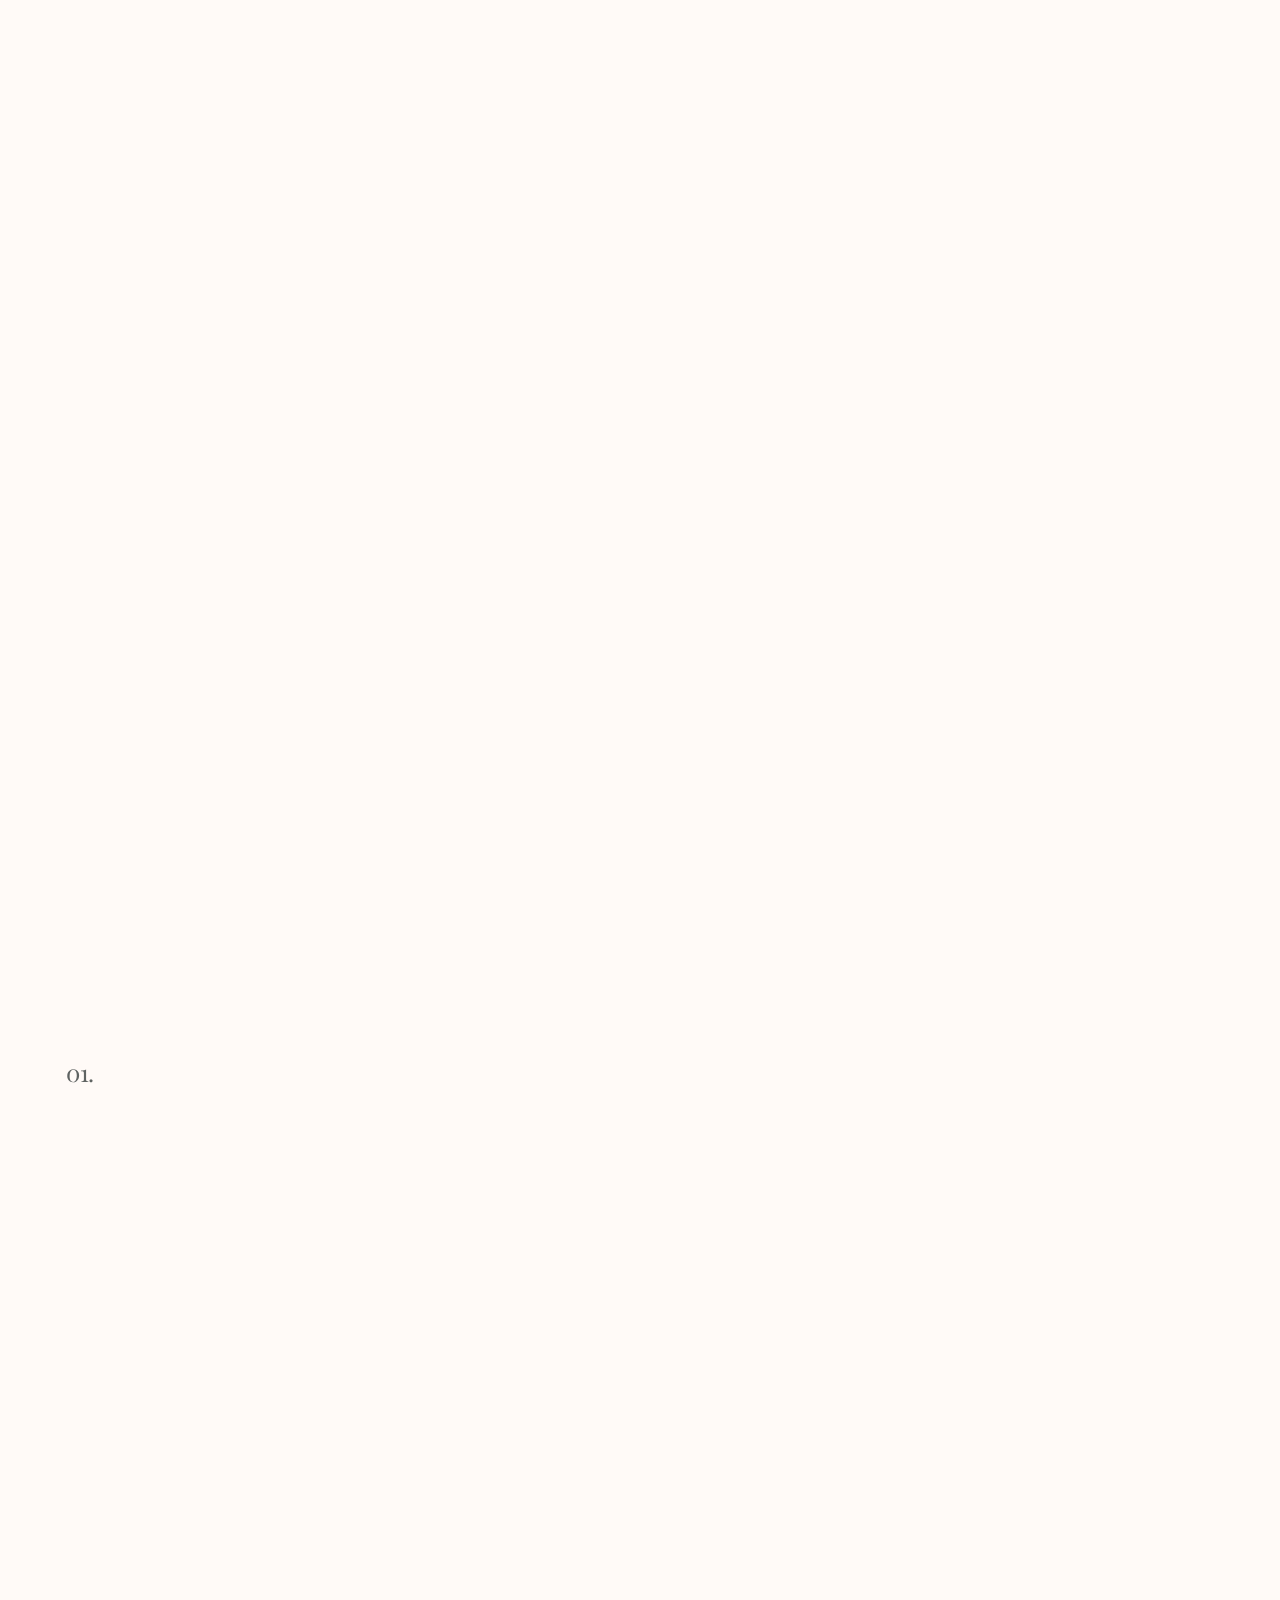
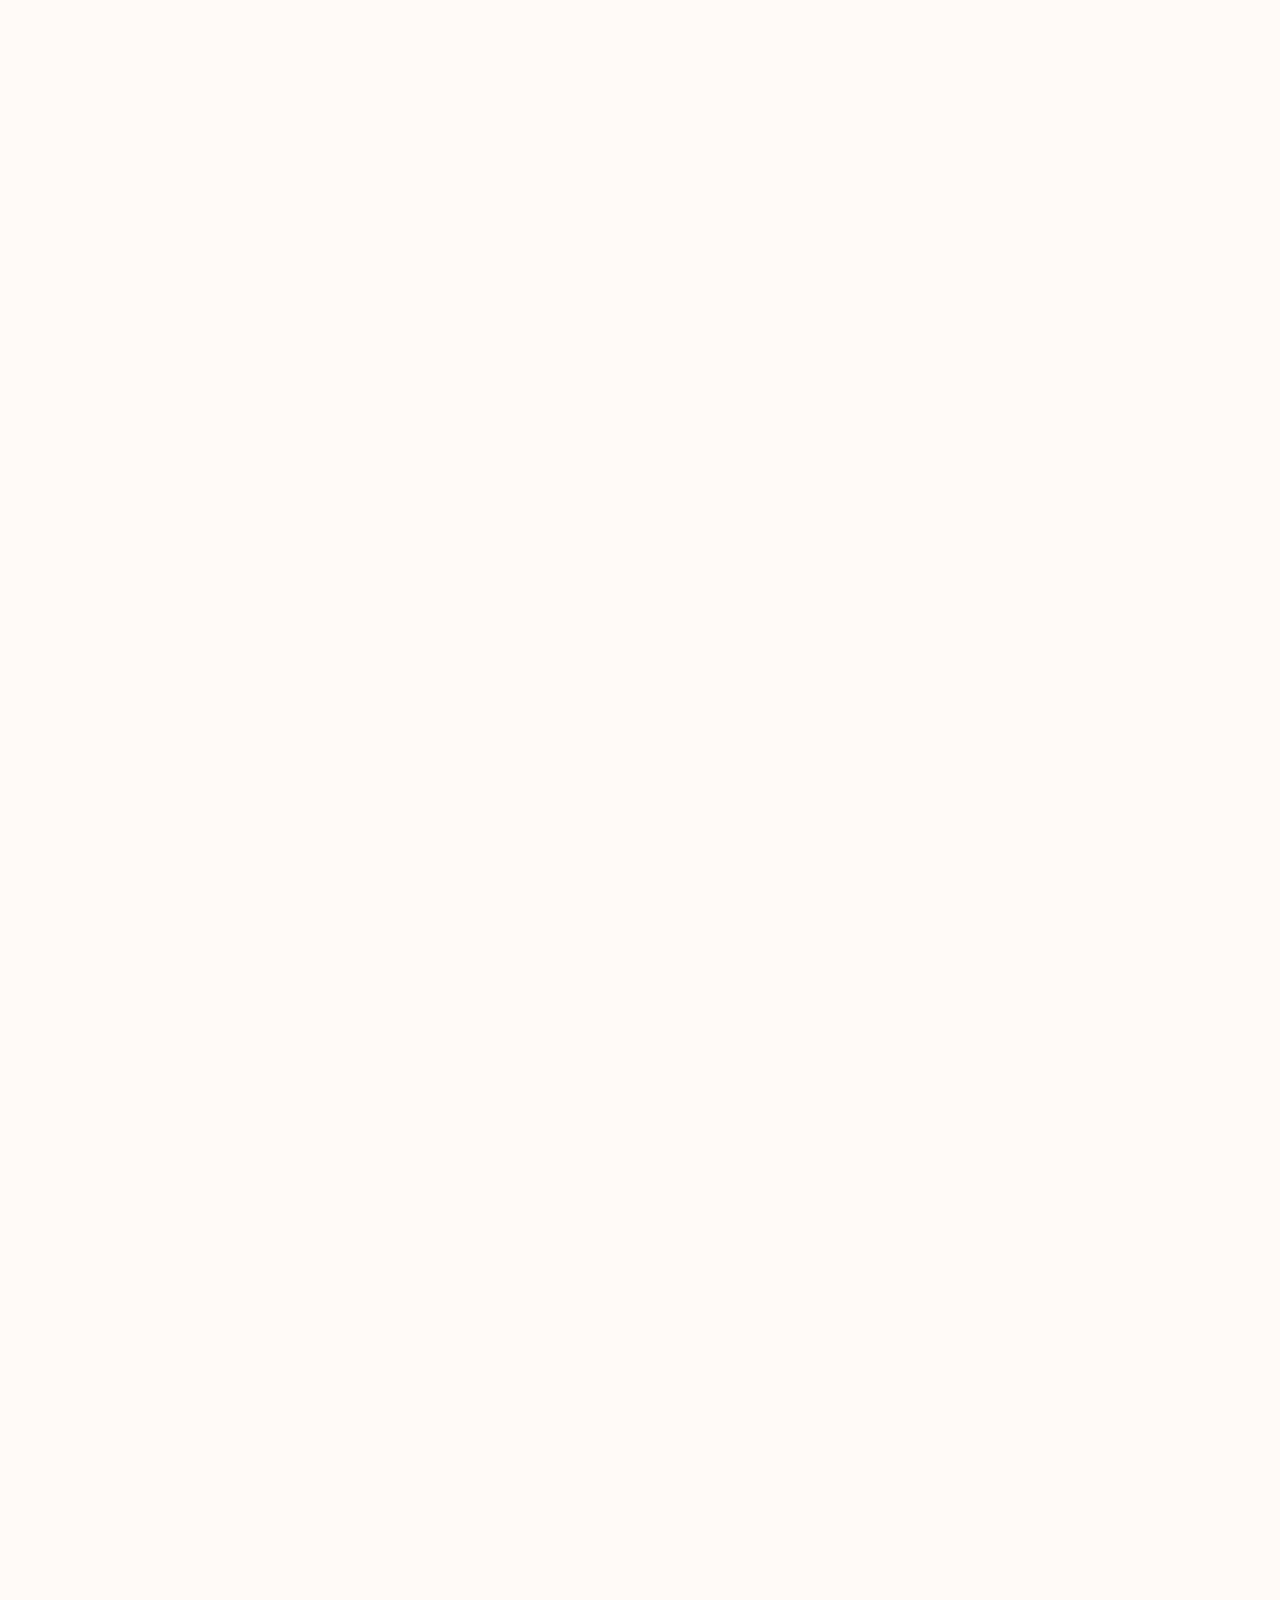
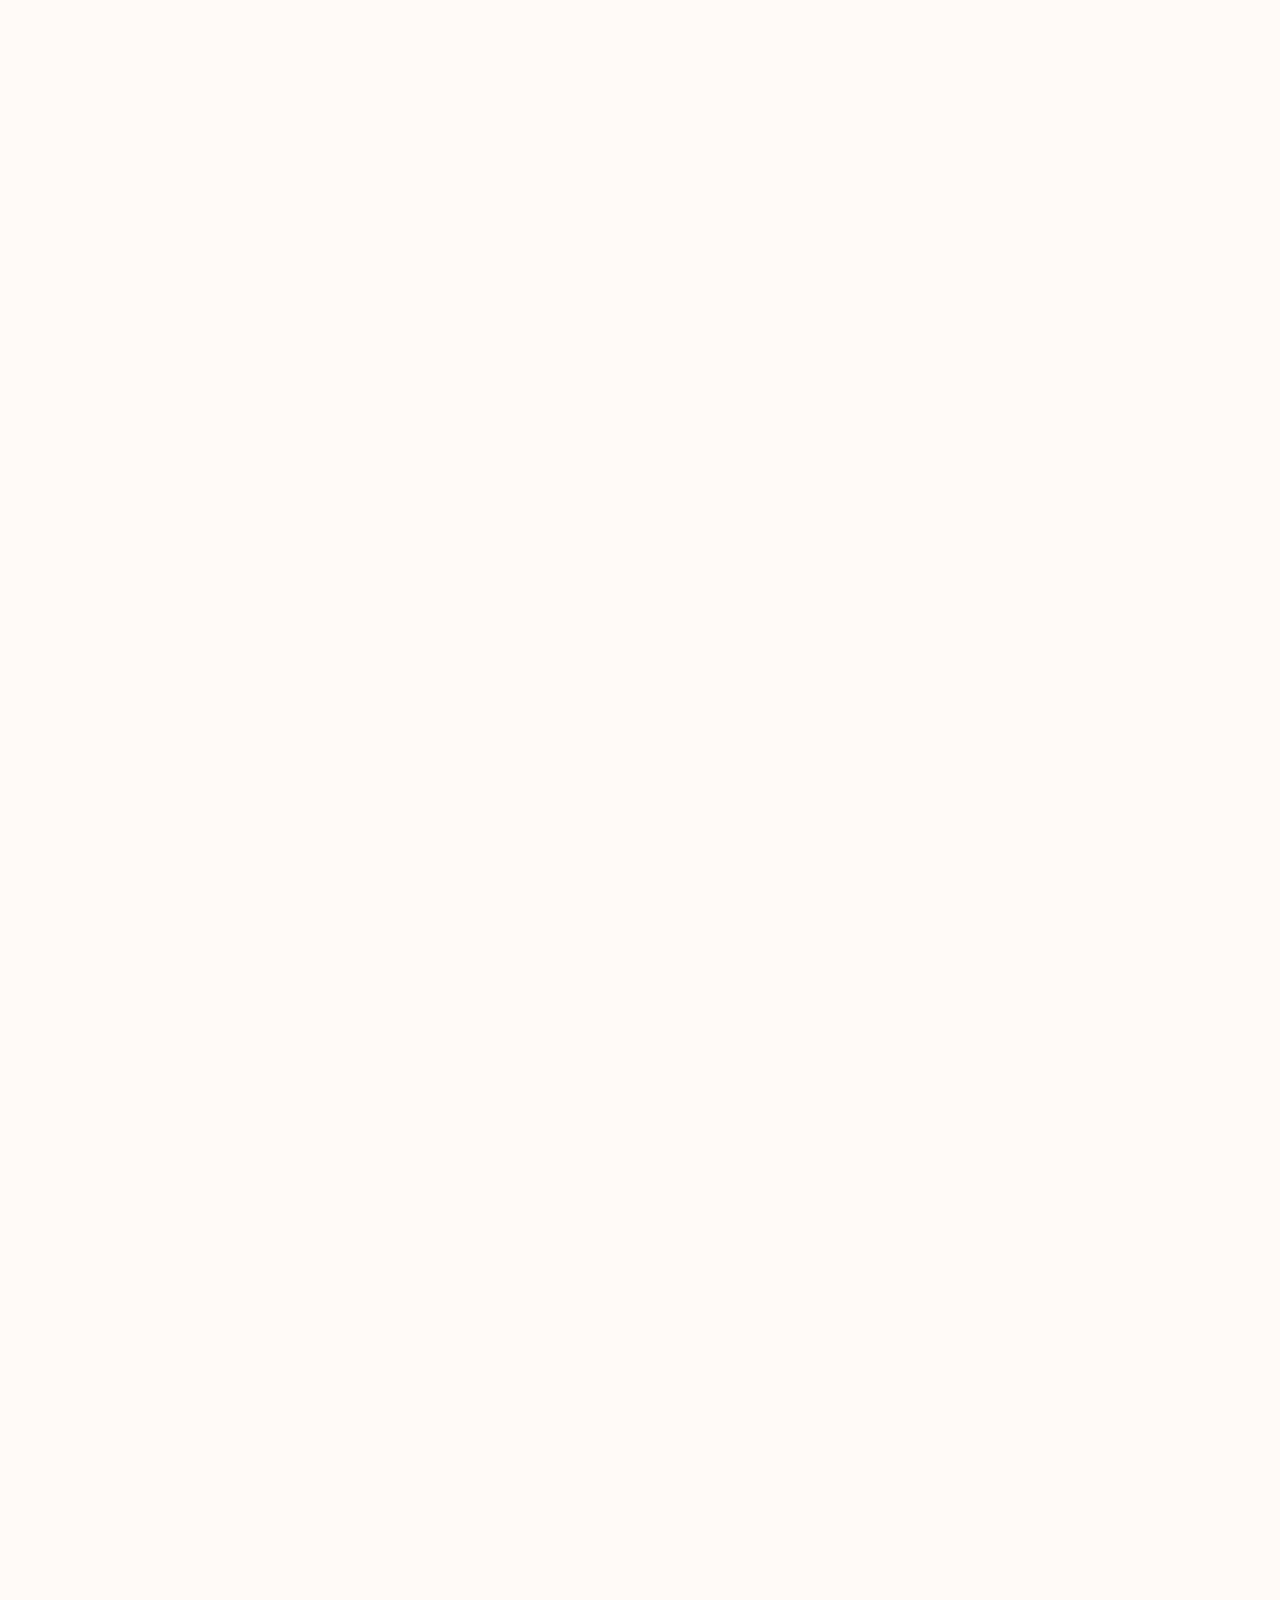
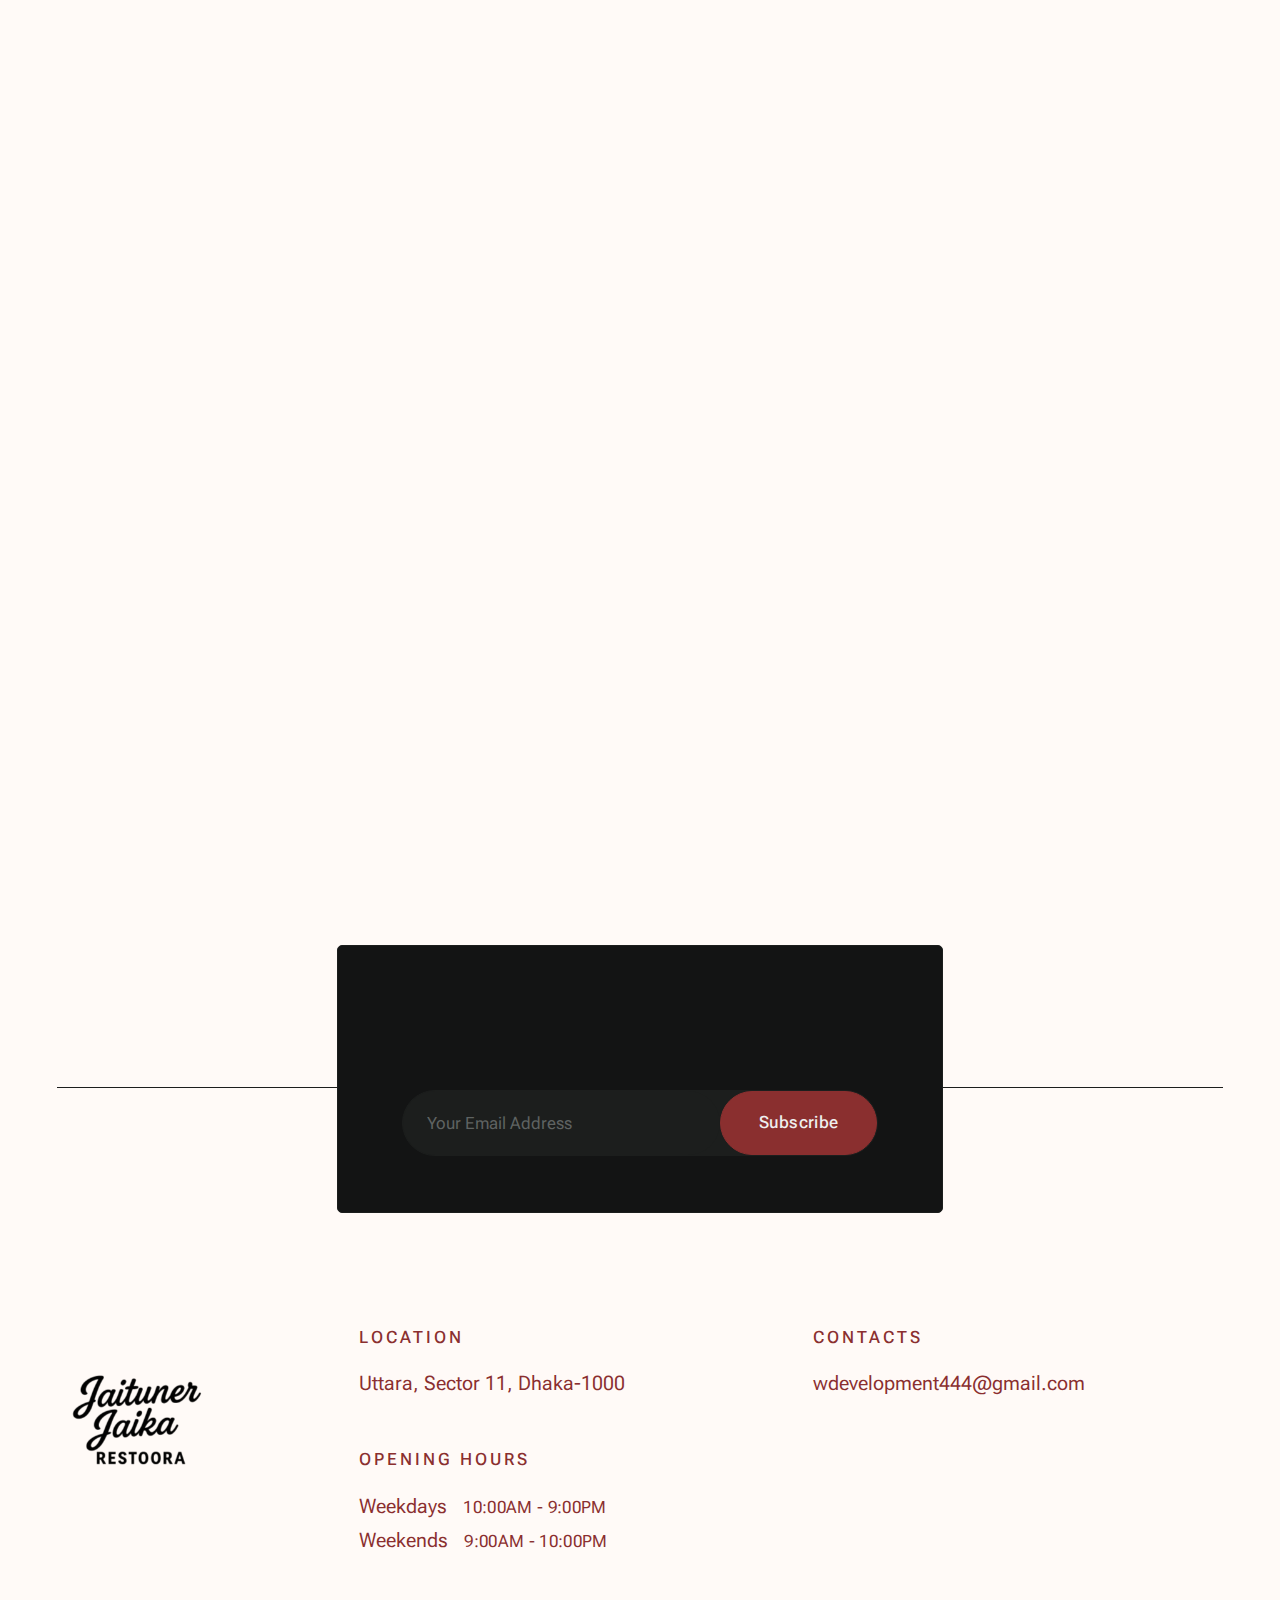
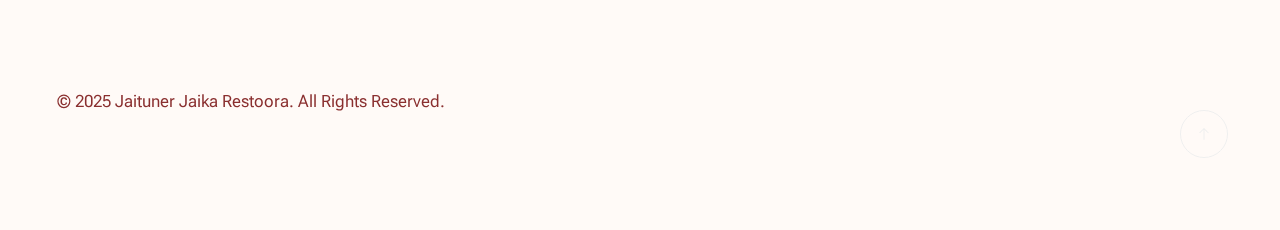
<file: index.html>
<!DOCTYPE html>
<html lang="en" class="no-js" >
<head>
    <meta charset="utf-8">
    <meta name="viewport" content="width=device-width, initial-scale=1">
    <title>Jaituner Jaika Restoora</title>

    <script>
        document.documentElement.classList.remove('no-js');
        document.documentElement.classList.add('js');
    </script>

    <link rel="stylesheet" href="css/vendor.css">
    <link rel="stylesheet" href="css/styles.css">
    <link rel="stylesheet" href="css/animations.css">

    <link rel="icon" type="image/png" href="images/favicon.png">
    <link rel="manifest" href="site.webmanifest">

<link rel="stylesheet" href="css/custom-theme.css">



</head>


<body id="top">
    
    <!-- preloader
    ================================================== -->
    <div id="preloader">
        <div id="loader" class="dots-fade">
            <div></div>
            <div></div>
            <div></div>
        </div>
    </div>

    <!-- page wrap
    ================================================== -->
    <div id="page" class="s-pagewrap ss-home">


        <!-- # site header
        ================================================== -->
        <header class="s-header">

            <div class="container s-header__content animate-slide-up animate-fade-in" style="animation-delay: 0.8s;" data-animate>

                <div class="s-header__block">
                    <div class="header-logo">
                        <a class="logo" href="index.html">
                    <img src="images/logo.png" alt="Homepage" class="animate-image-zoom image-hover-zoom" style="animation-delay: 0.1s;" data-animate>
                        </a>
                    </div>
                    <a class="header-menu-toggle" href="#0"><span>Menu</span></a>
                </div> <!-- end s-header__block -->

                <nav class="header-nav homepage">
                    <ul class="header-nav__links">
                        <li class="current"><a class="smoothscroll animate-fade-in" href="#intro" data-animate>Intro</a></li>
                        <li><a href="./about.html" class="animate-fade-in" data-animate>About</a></li>
                        <li><a href="./menu.html" class="animate-fade-in" data-animate>Menu</a></li>
                        <li><a href="./gallery.html" class="animate-fade-in" data-animate>Gallery</a></li>
                    </ul>

                    <div class="header-contact animate-slide-up">
                        <a href="./contact.html" class="header-contact__num btn">
                            <svg  id="Layer_1" data-name="Layer 1" xmlns="http://www.w3.org/2000/svg" viewBox="0 0 24 24" stroke-width="1.5" width="24" height="24" color="#000000"><defs><style>.cls-6376396cc3a86d32eae6f0dc-1{fill:white;stroke:currentColor;stroke-miterlimit:10;}</style></defs><path class="cls-6376396cc3a86d32eae6f0dc-1" d="M19.64,21.25c-2.54,2.55-8.38.83-13-3.84S.2,6.9,2.75,4.36L5.53,1.57,10.9,6.94l-2,2A2.18,2.18,0,0,0,8.9,12L12,15.1a2.18,2.18,0,0,0,3.07,0l2-2,5.37,5.37Z"></path></svg>
                            Contact
                        </a>
                    </div> <!-- end header-contact -->
                </nav> <!-- end header-nav -->

            </div> <!-- end s-header__content -->

        </header> <!-- end s-header -->


        <!-- # intro
        ================================================== -->
        <section id="intro" class="container s-intro target-section" data-animate-on-scroll>

            <div class="grid-block s-intro__content">

                <div class="intro-header animate-slide-up animate-fade-in" data-animate >
                    <div class="intro-header__overline animate-fade-in" data-animate>Welcome to</div>
                    <h1  class="intro-header__big-type  animate-fade-in" style=" margin-top: 20px" data-animate>
                        <span id="typewriter"></span>
                    </h1>
                </div> <!-- end intro-header -->

                  
                    
                <div class="intro-block-content">

                    <!-- Hero Carousel -->
                    <div class="hero-carousel animate-fade-in">
                        <div class="carousel-container">
                            <div class="carousel-slide active">
                                <img src="./images/banner.jpg" alt="Foto Kepala Dinas Sugeng Widodo" class="animate-image-fade image-hover-zoom"  data-animate>
                                <div class="carousel-caption animate-slide-up animate-fade-in"  data-animate>
                                    <h3 data-animate>An Amazing Jaika</h3>
                                    <p data-animate>Leading our culinary excellence with dedication</p>
                                </div>
                            </div>
                            <div class="carousel-slide">
                                <img src="./images/banner2.jpg" alt="Ilustrasi Berita" class="animate-image-fade image-hover-zoom"  data-animate>
                                <div class="carousel-caption animate-slide-up animate-fade-in"  data-animate>
                                    <h3 data-animate>Latest News</h3>
                                    <p data-animate>Stay updated with our restaurant updates</p>
                                </div>
                            </div>
                            <div class="carousel-slide">
                                <img src="images/gallery/banner3.jpg" alt="Restaurant Interior" class="animate-image-fade image-hover-zoom" data-animate>
                                <div class="carousel-caption animate-slide-up animate-fade-in" data-animate>
                                    <h3 data-animate>Experience Excellence</h3>
                                    <p data-animate>Authentic flavors in a welcoming atmosphere</p>
                                </div>
                            </div>
                        </div>
                        <button class="carousel-btn prev animate-fade-in" onclick="moveSlide(-1)">&#10094;</button>
                        <button class="carousel-btn next animate-fade-in" onclick="moveSlide(1)">&#10095;</button>
                        <div class="carousel-dots animate-fade-in">
                            <span class="dot active" onclick="currentSlide(0)"></span>
                            <span class="dot" onclick="currentSlide(1)"></span>
                            <span class="dot" onclick="currentSlide(2)"></span>
                        </div>
                    </div>

                    <div class="intro-block-content__text-wrap animate-slide-left animate-fade-in">
                        <p class="intro-block-content__text" data-animate>
                            Experience culinary excellence at Jaituner Jaika Restoora, where we serve authentic Chinese, Continental, and Traditional Bangladeshi dishes crafted with passion and fresh ingredients.
                        </p>

                    </div> <!-- end intro-block-content__social -->

                </div> <!-- end intro-block-content -->

                <div class="intro-scroll animate-bounce animate-fade-in">
                    <a class="smoothscroll" href="#about">
                        <span class="intro-scroll__circle-text"></span>
                        <span class="intro-scroll__text u-screen-reader-text">Scroll Down</span>
                        <div class="intro-scroll__icon">
                            <svg clip-rule="evenodd" fill-rule="evenodd" stroke-linejoin="round" stroke-miterlimit="2" viewBox="0 0 24 24" xmlns="http://www.w3.org/2000/svg"><path d="m5.214 14.522s4.505 4.502 6.259 6.255c.146.147.338.22.53.22s.384-.073.53-.22c1.754-1.752 6.249-6.244 6.249-6.244.144-.144.216-.334.217-.523 0-.193-.074-.386-.221-.534-.293-.293-.766-.294-1.057-.004l-4.968 4.968v-14.692c0-.414-.336-.75-.75-.75s-.75.336-.75.75v14.692l-4.979-4.978c-.289-.289-.761-.287-1.054.006-.148.148-.222.341-.221.534 0 .189.071.377.215.52z" fill-rule="nonzero"/></svg>
                        </div>
                    </a>
                </div> <!-- end intro-scroll -->

            </div> <!-- grid-block -->            

        </section> <!-- end s-intro -->


        <!-- # about
        ================================================== -->
        <section id="about" class="container s-about target-section">

            <div class="row s-about__content">

                <div class="column xl-4 lg-5 md-12 s-about__content-start animate-slide-left animate-fade-in">

                    <div class="section-header" data-num="01">
                        <h2 class="text-display-title animate-fade-in" data-animate>Our Story</h2>
                    </div>

                    <figure class="about-pic-primary animate-image-slide image-hover-zoom animate-rotate-in image-hover-zoom" data-animate-on-scroll>
                    <img src="images/story.jpg"
                             srcset="images/story.jpg 1x,
                             images/story.jpg 2x" alt="" data-animate class="image-hover-zoom">
                    </figure>

                </div> <!-- end s-about__content-start -->

                <div class="column xl-6 lg-6 md-12 s-about__content-end animate-slide-right animate-fade-in">
                    <p class="animate-fade-in" data-animate>
                    Nestled in the heart of Bangladesh, Jaituner Jaika Restoora was born from a passion for bringing people together through food. Inspired by the flavors of the world and rooted in the warmth of Bangladeshi hospitality, our journey began with a simple dream — to create a place where every meal feels like home, yet carries the excitement of global cuisine.
                    </p>

                    <p class="animate-fade-in" data-animate>
                    At Jaituner Jaika Restoora, we celebrate diversity on every plate. From the bold and savory richness of Chinese delicacies, to the refined elegance of Continental favorites, and the comforting familiarity of traditional Bangladeshi dishes, each recipe tells a story of culture, flavor, and love.
                    </p>

                    <p class="animate-fade-in"  data-animate>
                    Our chefs craft every dish with fresh, locally sourced ingredients, blending age-old traditions with modern twists. More than just a restaurant, we are a space for families, friends, and food lovers to gather, laugh, and create memories over meals that nourish both the body and soul.
                    </p>

                    <p class="animate-fade-in"  data-animate>
                    Because for us, food is not just about taste — it’s about connection.
                    </p>

                    <p class="animate-fade-in"  data-animate>Welcome to Jaituner Jaika Restoora — where every flavor has a story, and every story brings people closer.</p>

                </div> <!--end column -->

            </div> <!-- end s-about__content-end -->

        </section> <!-- end s-about -->

<script>
  // Scroll-triggered animation for elements with data-animate-on-scroll attribute
  function handleScrollAnimation() {
    const elements = document.querySelectorAll('[data-animate-on-scroll]');
    const windowBottom = window.innerHeight + window.scrollY;

    elements.forEach(el => {
      const elementTop = el.getBoundingClientRect().top + window.scrollY;
      if (windowBottom > elementTop + 100) { // Trigger 100px before element is fully visible
        el.classList.add('animate-visible');
      }
    });
  }

  window.addEventListener('scroll', handleScrollAnimation);
  window.addEventListener('load', handleScrollAnimation);
</script>


        <!-- # menu
        ================================================== -->
        <section id="menu" class="container s-menu target-section" data-animate-on-scroll>

            <div class="row s-menu__content">

                <div class="column xl-4 lg-5 md-12 s-menu__content-start animate-slide-left animate-fade-in">

                    <div class="section-header" data-num="02">
                        <h2 class="text-display-title animate-fade-in" data-animate>Our Menu</h2>
                    </div>

                    <nav class="tab-nav">
                        <ul class="tab-nav__list">
                            <li class="animate-stagger-1">
                                <a href="#tab-signature-blends" class="animate-fade-in">
                                    <span>Chinese Specialties</span>
                                    <svg clip-rule="evenodd" fill-rule="evenodd" stroke-linejoin="round" stroke-miterlimit="2" viewBox="0 0 24 24" xmlns="http://www.w3.org/2000/svg"><path d="m14.523 18.787s4.501-4.505 6.255-6.26c.146-.146.219-.338.219-.53s-.073-.383-.219-.53c-1.753-1.754-6.255-6.258-6.255-6.258-.144-.145-.334-.217-.524-.217-.193 0-.385.074-.532.221-.293.292-.295.766-.004 1.056l4.978 4.978h-14.692c-.414 0-.75.336-.75.75s.336.75.75.75h14.692l-4.979 4.979c-.289.289-.286.762.006 1.054.148.148.341.222.533.222.19 0 .378-.072.522-.215z" fill-rule="nonzero"/></svg>
                                </a>
                            </li>
                            <li class="animate-stagger-2">
                                <a href="#tab-pastries" class="animate-fade-in">
                                    <span>Continental Favorites</span>
                                    <svg clip-rule="evenodd" fill-rule="evenodd" stroke-linejoin="round" stroke-miterlimit="2" viewBox="0 0 24 24" xmlns="http://www.w3.org/2000/svg"><path d="m14.523 18.787s4.501-4.505 6.255-6.26c.146-.146.219-.338.219-.53s-.073-.383-.219-.53c-1.753-1.754-6.255-6.258-6.255-6.258-.144-.145-.334-.217-.524-.217-.193 0-.385.074-.532.221-.293.292-.295.766-.004 1.056l4.978 4.978h-14.692c-.414 0-.75.336-.75.75s.336.75.75.75h14.692l-4.979 4.979c-.289.289-.286.762.006 1.054.148.148.341.222.533.222.19 0 .378-.072.522-.215z" fill-rule="nonzero"/></svg>
                                </a>
                            </li>
                            <li class="animate-stagger-3">
                                <a href="#tab-gourmet-treats" class="animate-fade-in">
                                    <span>Traditional Bangladeshi Delights</span>
                                    <svg clip-rule="evenodd" fill-rule="evenodd" stroke-linejoin="round" stroke-miterlimit="2" viewBox="0 0 24 24" xmlns="http://www.w3.org/2000/svg"><path d="m14.523 18.787s4.501-4.505 6.255-6.26c.146-.146.219-.338.219-.53s-.073-.383-.219-.53c-1.753-1.754-6.255-6.258-6.255-6.258-.144-.145-.334-.217-.524-.217-.193 0-.385.074-.532.221-.293.292-.295.766-.004 1.056l4.978 4.978h-14.692c-.414 0-.75.336-.75.75s.336.75.75.75h14.692l-4.979 4.979c-.289.289-.286.762.006 1.054.148.148.341.222.533.222.19 0 .378-.072.522-.215z" fill-rule="nonzero"/></svg>
                                </a>
                            </li>

                        </ul>
                    </nav> <!-- end tab-nav -->

                </div> <!-- end s-menu__content-start -->

                <div class="column xl-6 lg-6 md-12 s-menu__content-end animate-slide-right animate-fade-in">


                    <div class="tab-content menu-block">

                        <div id="tab-signature-blends" class="menu-block__group tab-content__item">

                            <h6 class="menu-block__cat-name animate-fade-in">
                                Chinese Specialties
                            </h6>

                            <ul class="menu-list">
                                <li class="menu-list__item animate-stagger-1">
                                    <div class="menu-list__item-desc">
                                <h4 class="animate-fade-in"  data-animate>Kung Pao Chicken</h4>
                                <p class="animate-fade-in" data-animate>
                                    Tender chicken stir-fried with peanuts, vegetables, and spicy Sichuan sauce.
                                </p>
                                    </div>
                                    <div class="menu-list__item-price animate-fade-in" >
                                        <span>৳</span>450
                                    </div>
                                </li>
                                <li class="menu-list__item even animate-stagger-2">
                                    <div class="menu-list__item-desc">
                                        <h4 style="color: rgb(92, 33, 33);" class="animate-fade-in"  data-animate>Sweet and Sour Chicken</h4>
                                        <p style="color: rgb(92, 33, 33);" class="animate-fade-in"  data-animate>
                                            Crispy pork pieces coated in a tangy sweet and sour sauce with pineapple and vegetables.
                                        </p>
                                    </div>
                                    <div class="menu-list__item-price animate-fade-in">
                                        <span>৳</span>480
                                    </div>
                                </li>
                                <li class="menu-list__item animate-stagger-3">
                                    <div class="menu-list__item-desc">
                                        <h4 class="animate-fade-in">Beef Chow Mein</h4>
                                        <p class="animate-fade-in">
                                            Stir-fried noodles with tender beef, vegetables, and savory soy sauce.
                                        </p>
                                    </div>
                                    <div class="menu-list__item-price animate-fade-in">
                                        <span>৳</span>420
                                    </div>
                                </li>
                                <li class="menu-list__item even animate-stagger-4">
                                    <div class="menu-list__item-desc">
                                        <h4 style="color: rgb(92, 33, 33);" class="animate-fade-in">Vegetable Fried Rice</h4>
                                        <p style="color: rgb(92, 33, 33);" class="animate-fade-in">
                                        Aromatic rice stir-fried with mixed vegetables and light soy seasoning.
                                        </p>
                                    </div>
                                    <div class="menu-list__item-price animate-fade-in">
                                        <span>৳</span>350
                                    </div>
                                </li>
                                <li class="menu-list__item animate-stagger-5">
                                    <div class="menu-list__item-desc">
                                        <h4 class="animate-fade-in">Hot and Sour Soup</h4>
                                        <p class="animate-fade-in">
                                            Traditional Chinese soup with tofu, mushrooms, and a spicy tangy broth.
                                        </p>
                                    </div>
                                    <div class="menu-list__item-price animate-fade-in">
                                        <span>৳</span>280
                                    </div>
                                </li>
                            </ul> <!-- end menu-list -->

                        </div> <!-- end tab-content__item -->


                        <div id="tab-pastries" class="menu-block__group tab-content__item">

                            <h6 class="menu-block__cat-name">
                                Continental Favorites
                            </h6>

                            <ul class="menu-list">
                                <li class="menu-list__item">
                                    <div class="menu-list__item-desc">
                                        <h4>Grilled Fish Steak</h4>
                                        <p>
                                        Fresh Fish fillet grilled to perfection, served with lemon herb butter and seasonal vegetables.
                                        </p>
                                    </div>
                                    <div class="menu-list__item-price">
                                        <span>৳</span>650
                                    </div>
                                </li>
                                <li class="menu-list__item">
                                    <div class="menu-list__item-desc">
                                        <h4  style="color: rgb(92, 33, 33);">Beef Tenderloin</h4>
                                        <p style="color: rgb(92, 33, 33);">
                                        Juicy beef tenderloin cooked to your liking, accompanied by red wine reduction and roasted potatoes.
                                        </p>
                                    </div>
                                    <div class="menu-list__item-price">
                                        <span>৳</span>720
                                    </div>
                                </li>
                                <li class="menu-list__item">
                                    <div class="menu-list__item-desc">
                                        <h4>Chicken Parmesan</h4>
                                        <p>
                                        Breaded chicken breast topped with marinara sauce and melted mozzarella, served with pasta.
                                        </p>
                                    </div>
                                    <div class="menu-list__item-price">
                                        <span>৳</span>550
                                    </div>
                                </li>
                                <li class="menu-list__item">
                                    <div class="menu-list__item-desc">
                                        <h4 style="color: rgb(92, 33, 33);">Caesar Salad</h4>
                                        <p style="color: rgb(92, 33, 33);">
                                        Crisp romaine lettuce with parmesan cheese, croutons, and classic Caesar dressing.
                                        </p>
                                    </div>
                                    <div class="menu-list__item-price">
                                        <span>৳</span>380
                                    </div>
                                </li>
                                <li class="menu-list__item">
                                    <div class="menu-list__item-desc">
                                        <h4>Garlic Butter Shrimp</h4>
                                        <p>
                                        Succulent shrimp sautéed in garlic butter, served with crusty bread and mixed greens.
                                        </p>
                                    </div>
                                    <div class="menu-list__item-price">
                                        <span>৳</span>580
                                    </div>
                                </li>
                            </ul> <!-- end menu-list -->

                        </div> <!-- end tab-content__item -->


                        <div id="tab-gourmet-treats" class="menu-block__group tab-content__item">

                            <h6 class="menu-block__cat-name">
                                Traditional Bangladeshi Delights
                            </h6>

                            <ul class="menu-list">
                                <li class="menu-list__item">
                                    <div class="menu-list__item-desc">
                                        <h4>Beef Biryani</h4>
                                        <p>
                                        Fragrant basmati rice cooked with tender beef, aromatic spices, and caramelized onions.
                                        </p>
                                    </div>
                                    <div class="menu-list__item-price">
                                        <span>৳</span>520
                                    </div>
                                </li>
                                <li class="menu-list__item">
                                    <div class="menu-list__item-desc">
                                        <h4 style="color: rgb(92, 33, 33);">Chicken Korma</h4>
                                        <p style="color: rgb(92, 33, 33);">
                                        Succulent chicken simmered in a rich, creamy yogurt-based curry with cardamom and saffron.
                                        </p>
                                    </div>
                                    <div class="menu-list__item-price">
                                        <span>৳</span>480
                                    </div>
                                </li>
                                <li class="menu-list__item">
                                    <div class="menu-list__item-desc">
                                        <h4>Prawn Malabar Curry</h4>
                                        <p>
                                        Fresh prawns in a spicy coconut-based curry with tamarind and traditional Bangladeshi spices.
                                        </p>
                                    </div>
                                    <div class="menu-list__item-price">
                                        <span>৳</span>600
                                    </div>
                                </li>
                                <li class="menu-list__item">
                                    <div class="menu-list__item-desc">
                                        <h4 style="color: rgb(92, 33, 33);">Shorshe Ilish</h4>
                                        <p style="color: rgb(92, 33, 33);">
                                        Hilsa fish cooked in a mustard sauce with green chilies and a hint of turmeric.
                                        </p>
                                    </div>
                                    <div class="menu-list__item-price">
                                        <span>৳</span>650
                                    </div>
                                </li>
                                <li class="menu-list__item">
                                    <div class="menu-list__item-desc">
                                        <h4>Vegetable Pulao</h4>
                                        <p>
                                        Aromatic rice dish with mixed vegetables, nuts, and mild spices, perfect for vegetarians.
                                        </p>
                                    </div>
                                    <div class="menu-list__item-price">
                                        <span>৳</span>320
                                    </div>
                                </li>
                            </ul> <!-- end menu-list -->
                            
                        </div> <!-- end tab-content__item -->

                    </div> <!-- menu-block -->

                </div> <!-- end s-menu__content-end -->

            </div> <!-- end s-menu__content -->

        </section> <!-- end s-menu -->  


        <!-- # gallery
        ================================================== -->
        <section id="gallery" class="container s-gallery target-section" data-animate-on-scroll>

            <div class="row s-gallery__header">
                <div class="column xl-12 section-header-wrap animate-slide-down animate-fade-in">
                    <div class="section-header" data-num="03">
                        <h2 class="text-display-title animate-fade-in" data-animate>Gallery</h2>
                    </div>
                </div> <!-- end section-header-wrap -->
            </div> <!-- end s-gallery__header -->

                <div class="gallery-items grid-cols grid-cols--wrap">

                <div class="gallery-items__item grid-cols__column animate-stagger-1 animate-image-fade image-hover-zoom">
                    <a href="images/gallery/gallary.png" class="gallery-items__item-thumb glightbox">
                        <img src="images/gallery/gallary.png" alt="" class="image-hover-zoom" loading="lazy">
                    </a>
                </div> <!-- end gallery-items__item-->

                <div class="gallery-items__item grid-cols__column animate-stagger-2 animate-image-fade image-hover-zoom">
                    <a href="images/gallery/gallary1.png" class="gallery-items__item-thumb glightbox">
                        <img src="images/gallery/chinese1.jpeg" alt="" class="image-hover-zoom" loading="lazy">
                    </a>
                </div>

                <div class="gallery-items__item grid-cols__column animate-stagger-3 animate-image-fade image-hover-zoom" >
                    <a href="images/gallery/gallary2.png" class="gallery-items__item-thumb glightbox">
                        <img src="images/gallery/continental1.jpeg" alt="" class="image-hover-zoom" loading="lazy">
                    </a>
                </div>

                <div class="gallery-items__item grid-cols__column animate-stagger-4 animate-image-fade image-hover-zoom" >
                    <a href="images/gallery/gallary3.png" class="gallery-items__item-thumb glightbox">
                        <img src="images/gallery/gallary3.png" alt="" class="image-hover-zoom" loading="lazy">
                    </a>
                </div>

                <div class="gallery-items__item grid-cols__column animate-stagger-5 animate-image-fade image-hover-zoom">
                    <a href="images/gallery/gallary4.png" class="gallery-items__item-thumb glightbox">
                        <img src="images/gallery/chinese10.jpeg" alt="" class="image-hover-zoom" loading="lazy">
                    </a>
                </div> <!-- end gallery-items__item -->

                <div class="gallery-items__item grid-cols__column animate-stagger-6 animate-image-fade image-hover-zoom">
                    <a href="images/gallery/gallary5.png" class="gallery-items__item-thumb glightbox">
                        <img src="images/gallery/continental4.jpeg" alt="" class="image-hover-zoom" loading="lazy">
                    </a>
                </div> <!-- end gallery-items__item -->

                <div class="gallery-items__item grid-cols__column animate-stagger-1 animate-image-fade image-hover-zoom">
                    <a href="images/gallery/gallary6.png" class="gallery-items__item-thumb glightbox">
                        <img src="images/gallery/gallary6.png" alt="" class="image-hover-zoom" loading="lazy">
                    </a>
                </div> <!-- end gallery-items__item -->

                <div class="gallery-items__item grid-cols__column animate-stagger-2 animate-image-fade image-hover-zoom">
                    <a href="images/gallery/gallary7.jpg" class="gallery-items__item-thumb glightbox">
                        <img src="images/gallery/chinese2.jpeg" alt="" class="image-hover-zoom" loading="lazy">
                    </a>
                </div> <!-- end gallery-items__item -->

                <div class="gallery-items__item grid-cols__column animate-stagger-3 animate-image-fade image-hover-zoom" >
                    <a href="images/gallery/gallary9.jpg" class="gallery-items__item-thumb glightbox">
                        <img src="images/gallery/continental10.jpeg" alt="" class="image-hover-zoom" loading="lazy">
                    </a>
                </div> <!-- end gallery-items__item -->

                <div class="gallery-items__item grid-cols__column animate-stagger-4 animate-image-fade image-hover-zoom" >
                    <a href="images/gallery/gallary10.png" class="gallery-items__item-thumb glightbox">
                        <img src="images/gallery/gallary10.png" alt="" class="image-hover-zoom" loading="lazy">
                    </a>
                </div> <!-- end gallery-items__item -->

                <div class="gallery-items__item grid-cols__column animate-stagger-5 animate-image-fade image-hover-zoom">
                    <a href="images/gallery/images.jpeg" class="gallery-items__item-thumb glightbox">
                        <img src="images/gallery/chinese4.jpeg" alt="" class="image-hover-zoom" loading="lazy">
                    </a>
                </div> <!-- end gallery-items__item -->

                <div class="gallery-items__item grid-cols__column animate-stagger-6 animate-image-fade image-hover-zoom">
                    <a href="images/gallery/1000s.jpg" class="gallery-items__item-thumb glightbox">
                        <img src="images/gallery/continental7.jpeg" alt="" class="image-hover-zoom" loading="lazy">
                    </a>
                </div> <!-- end gallery-items__item -->

            </div> <!-- end grid-list-items -->

        </section> <!-- end s-gallery -->  


        <!-- # testimonials
        ================================================== -->
        <section id="testimonials" class="container s-testimonials" data-animate-on-scroll>

            <div class="row s-testimonials__content">
                <div class="column xl-12">

                    <h3 class="testimonials-title u-text-center animate-slide-up animate-fade-in" data-animate>What Our Clients Say</h3>

                    <div class="swiper-container testimonials-slider animate-fade-in">
                        <div class="swiper-wrapper">

                            <div class="testimonials-slider__slide swiper-slide animate-slide-up animate-fade-in">
                                <div class="testimonials-slider__author">
                                    <img src="images/avatars/boy.jpg" alt="Author image" class="testimonials-slider__avatar animate-image-zoom image-hover-zoom" >
                                    <cite class="testimonials-slider__cite animate-fade-in">
                                        Shafiqul Islam
                                        <span>Dhaka</span>
                                    </cite>
                                </div>
                                <p class="animate-fade-in" style="animation-delay: 0.7s;">
                                "The food at Jaituner Jaika Restoora is absolutely delicious! I loved the perfect balance of flavors in their Chinese and Bangladeshi dishes. The atmosphere feels warm and welcoming – definitely my new favorite spot in Uttara."
                                </p>
                            </div> <!-- end testimonials-slider__slide -->

                            <div class="testimonials-slider__slide swiper-slide animate-slide-up animate-fade-in">
                                <div class="testimonials-slider__author">
                                    <img src="images/avatars/girl.jpg" alt="Author image" class="testimonials-slider__avatar animate-image-zoom image-hover-zoom">
                                    <cite class="testimonials-slider__cite animate-fade-in">
                                        Farhana Ahmed
                                        <span>Uttara</span>
                                    </cite>
                                </div>
                                <p class="animate-fade-in">
                                "A wonderful dining experience! From the presentation to the taste, everything was top-notch. The Continental dishes were amazing, and the service was excellent. Highly recommended for family gatherings."
                                </p>
                            </div> <!-- end testimonials-slider__slide -->

                            <div class="testimonials-slider__slide swiper-slide animate-slide-up animate-fade-in">
                                <div class="testimonials-slider__author">
                                    <img src="images/avatars/boy.jpg" alt="Author image" class="testimonials-slider__avatar animate-image-zoom image-hover-zoom">
                                    <cite class="testimonials-slider__cite animate-fade-in">
                                        Rafid Hasan
                                        <span>Customer</span>
                                    </cite>
                                </div>
                                <p class="animate-fade-in">
                                "I was impressed by the variety on the menu. Their traditional Bangladeshi food tastes like home, yet with a modern twist. The staff were very friendly and attentive. I'll surely come back again!"
                                </p>
                            </div> <!-- end testimonials-slider__slide -->

                        </div> <!-- end swiper-wrapper -->

                        <div class="swiper-pagination animate-fade-in"></div>

                    </div> <!-- end testimonials-slider -->

                </div> <!-- end column -->
            </div> <!-- end s-testimonials__content -->

        </section> <!-- end s-testimonials -->




        
        <!-- # footer 
        ================================================== -->
        <footer id="footer" class="container s-footer">  
            
            <div class="row s-footer__top row-x-center">
                <div class="column xl-6 lg-8 md-10 footer-block footer-newsletter">                  
    
                    <h5 data-animate>
                    Subscribe to our mailing list for <br>
                    updates, news, and exclusive offers.
                    </h5>
    
                    <div class="subscribe-form">
                        <form id="mc-form" class="mc-form">
                            <div class="mc-input-wrap">
                                <input type="email" name="EMAIL" id="mce-EMAIL" placeholder="Your Email Address" title="The domain portion of the email address is invalid (the portion after the @)." pattern="^([^\x00-\x20\x22\x28\x29\x2c\x2e\x3a-\x3c\x3e\x40\x5b-\x5d\x7f-\xff]+|\x22([^\x0d\x22\x5c\x80-\xff]|\x5c[\x00-\x7f])*\x22)(\x2e([^\x00-\x20\x22\x28\x29\x2c\x2e\x3a-\x3c\x3e\x40\x5b-\x5d\x7f-\xff]+|\x22([^\x0d\x22\x5c\x80-\xff]|\x5c[\x00-\x7f])*\x22))*\x40([^\x00-\x20\x22\x28\x29\x2c\x2e\x3a-\x3c\x3e\x40\x5b-\x5d\x7f-\xff]+|\x5b([^\x0d\x5b-\x5d\x80-\xff]|\x5c[\x00-\x7f])*\x5d)(\x2e([^\x00-\x20\x22\x28\x29\x2c\x2e\x3a-\x3c\x3e\x40\x5b-\x5d\x7f-\xff]+|\x5b([^\x0d\x5b-\x5d\x80-\xff]|\x5c[\x00-\x7f])*\x5d))*(\.\w{2,})+$" required>
                                <input type="submit" name="subscribe" value="Subscribe" class="btn btn--primary">
                                <!-- <div style="position: absolute; left: -5000px;" aria-hidden="true"><input type="text" name="b_cdb7b577e41181934ed6a6a44_9a91cfe7b3" tabindex="-1" value=""></div> -->
                            </div> 
                            <div class="mc-status"></div>
                        </form>
                    </div> <!-- end subscribe-form -->

                </div> <!-- end footer-newsletter -->
            </div> <!-- end s-footer__top -->         

            <div class="row s-footer__main">             
                <div class="column xl-3 lg-12 footer-block s-footer__main-start">     

                    <div class="s-footer__logo">
                        <a class="logo" href="index.html">
                            <img src="images/logo.png" alt="Homepage" class="image-hover-zoom">
                        </a>
                    </div>  

                   

                </div> <!-- end s-footer__main-start -->
                

                <div class="column xl-9 lg-12 s-footer__main-end grid-cols grid-cols--wrap">

                    <div class="grid-cols__column footer-block">
                        <h6>Location</h6>
                        <p>
                        Uttara, Sector 11, Dhaka-1000
                        </p>
                    </div>
                    
                    <div class="grid-cols__column footer-block">
                        <h6>Contacts</h6>
                        <ul class="link-list">
                            <li><a href="mailto:wdevelopment444@gmail.com">wdevelopment444@gmail.com</a></li>
                        </ul>
                    </div>
                    
                    <div class="grid-cols__column footer-block">                   
                        <h6>Opening Hours</h6>
                        <ul class="opening-hours">
                            <li><span class="opening-hours__days">Weekdays</span><span class="opening-hours__time">10:00am - 9:00pm</span></li>
                            <li><span class="opening-hours__days">Weekends</span><span class="opening-hours__time">9:00am - 10:00pm</span></li>
                        </ul> 
                    </div>  

                </div> <!-- s-footer__main-end -->                  

            </div> <!-- end  s-footer__main-content -->

            <div class="row s-footer__bottom">
                <div class="column xl-12">
                    <p class="copyright">
                        © 2025 Jaituner Jaika Restoora. All Rights Reserved.
                    </p>
                </div>
            </div> <!-- end s-footer__bottom -->

            <div class="ss-go-top">
                <a class="smoothscroll" title="Back to Top" href="#top">                 
                    <svg clip-rule="evenodd" fill-rule="evenodd" stroke-linejoin="round" stroke-miterlimit="2" viewBox="0 0 24 24" xmlns="http://www.w3.org/2000/svg"><path d="m14.523 18.787s4.501-4.505 6.255-6.26c.146-.146.219-.338.219-.53s-.073-.383-.219-.53c-1.753-1.754-6.255-6.258-6.255-6.258-.144-.145-.334-.217-.524-.217-.193 0-.385.074-.532.221-.293.292-.295.766-.004 1.056l4.978 4.978h-14.692c-.414 0-.75.336-.75.75s.336.75.75.75h14.692l-4.979 4.979c-.289.289-.286.762.006 1.054.148.148.341.222.533.222.19 0 .378-.072.522-.215z" fill-rule="nonzero"/></svg>
                </a>                                
                <span>Back To Top</span>   
            </div> <!-- end ss-go-top -->
            
        </footer> <!-- end s-footer -->

    </div> <!-- end page-wrap -->


   <!-- Java Script
================================================== -->
<script src="js/plugins.js"></script>
<script src="js/main.js"></script>

<!-- Carousel JavaScript -->
<script>
  let slideIndex = 0;
  const slides = document.querySelectorAll('.carousel-slide');
  const dots = document.querySelectorAll('.dot');
  const carouselContainer = document.querySelector('.carousel-container');

  function showSlides(n) {
    if (n >= slides.length) { slideIndex = 0; }
    if (n < 0) { slideIndex = slides.length - 1; }

    // Update dots
    dots.forEach(dot => dot.classList.remove('active'));
    dots[slideIndex].classList.add('active');

    // Slide the container
    const translateX = -slideIndex * 100;
    carouselContainer.style.transform = `translateX(${translateX}%)`;
  }

  function moveSlide(n) {
    slideIndex += n;
    showSlides(slideIndex);
  }

  function currentSlide(n) {
    slideIndex = n;
    showSlides(slideIndex);
  }

  // Initialize the carousel
  showSlides(slideIndex);
</script>

<!-- Typewriter effect script -->
<script>
  document.addEventListener("DOMContentLoaded", () => {
    const typewriterElement = document.getElementById('typewriter');
    const text = "Jaituner Jaika Restoora";
    let index = 0;

    function typeWriter() {
      if (index < text.length) {
        typewriterElement.innerHTML += text.charAt(index);
        index++;
        setTimeout(typeWriter, 100); // Adjust speed here (milliseconds)
      }
    }

    // Start typing after a short delay
    setTimeout(typeWriter, 500);
  });
</script>

<!-- Scroll-triggered animation script -->
<script>
  document.addEventListener("DOMContentLoaded", () => {
    const animatedEls = document.querySelectorAll("[data-animate], [data-animate-on-scroll]");

    const revealOnScroll = () => {
      animatedEls.forEach(el => {
        const rect = el.getBoundingClientRect();
        const inView = rect.top < window.innerHeight * 0.9;

        if (inView) {
          if (el.hasAttribute("data-animate")) {
            el.classList.add("visible");
          }
          if (el.hasAttribute("data-animate-on-scroll")) {
            el.classList.add("animate-visible");
          }
        }
      });
    };

    // Run once on page load
    revealOnScroll();

    // Run on scroll
    window.addEventListener("scroll", revealOnScroll, { passive: true });
  });
</script>


</body>
</html>
</file>
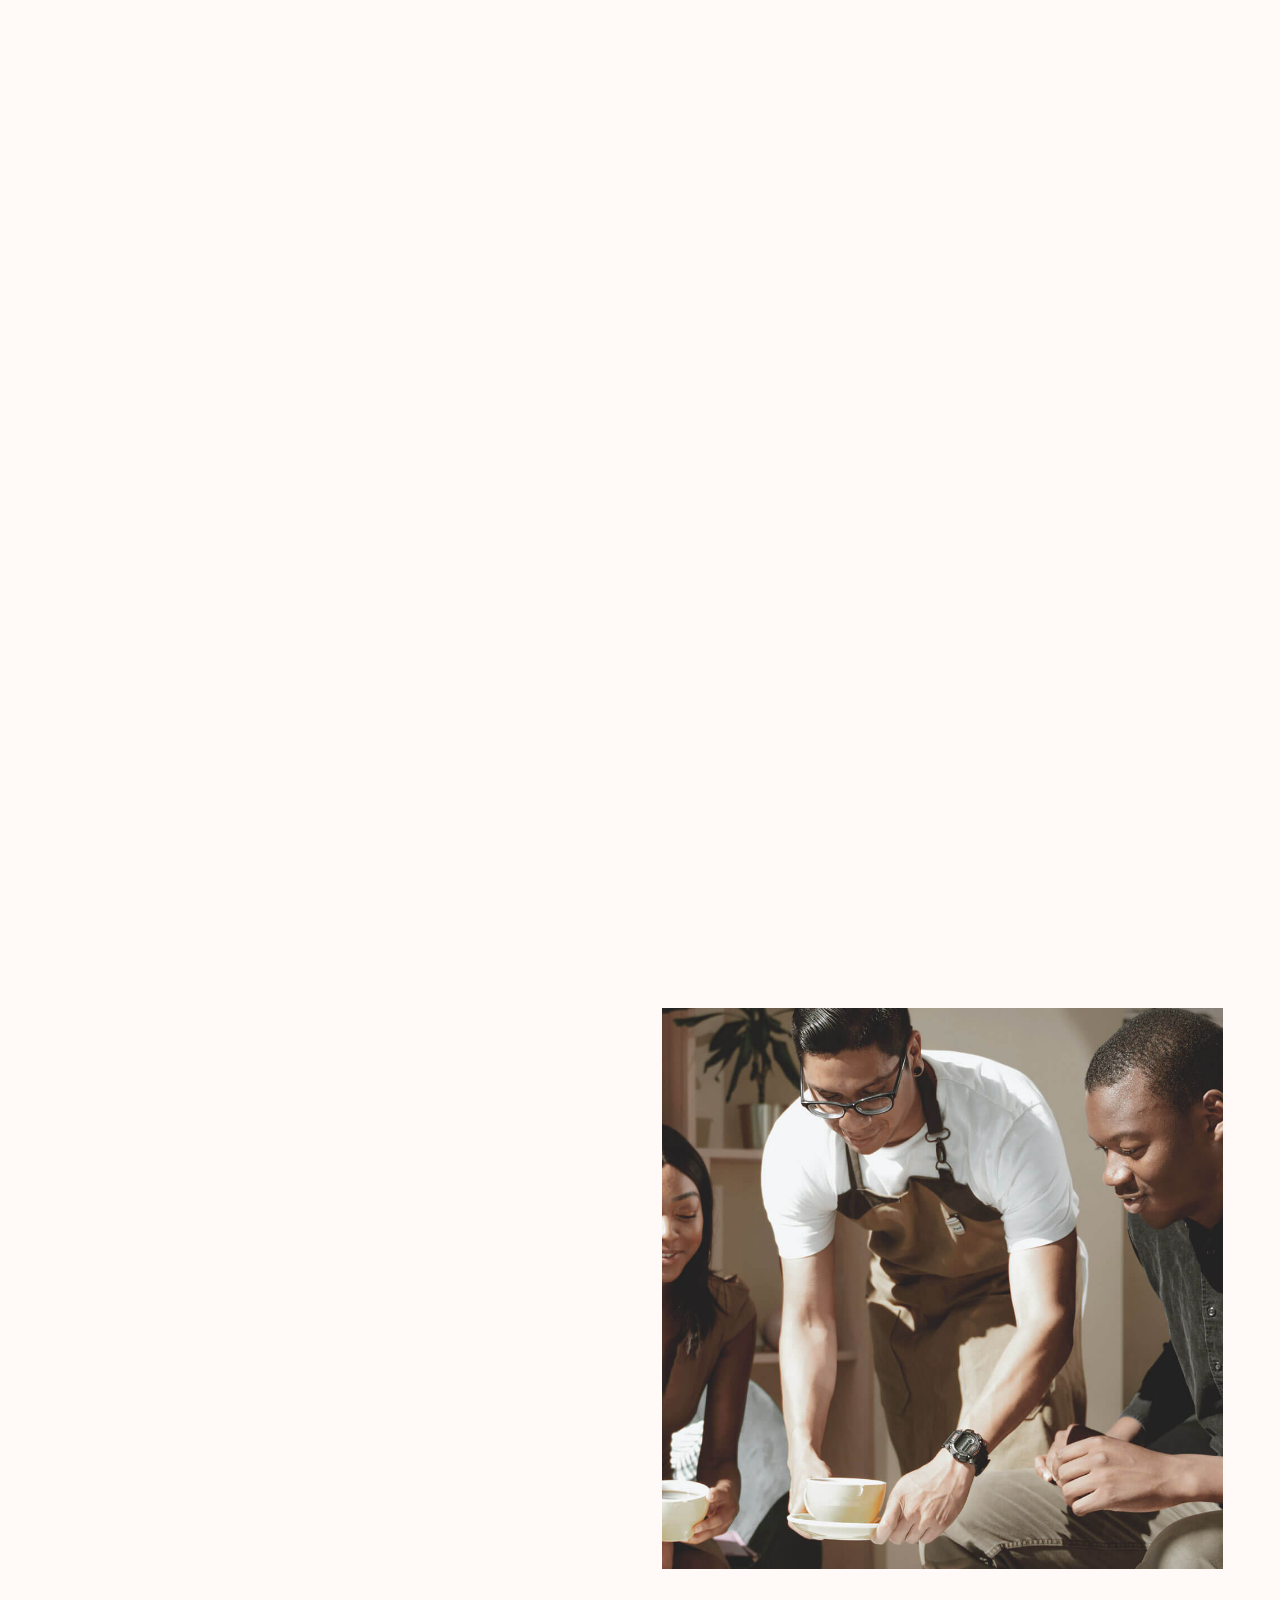
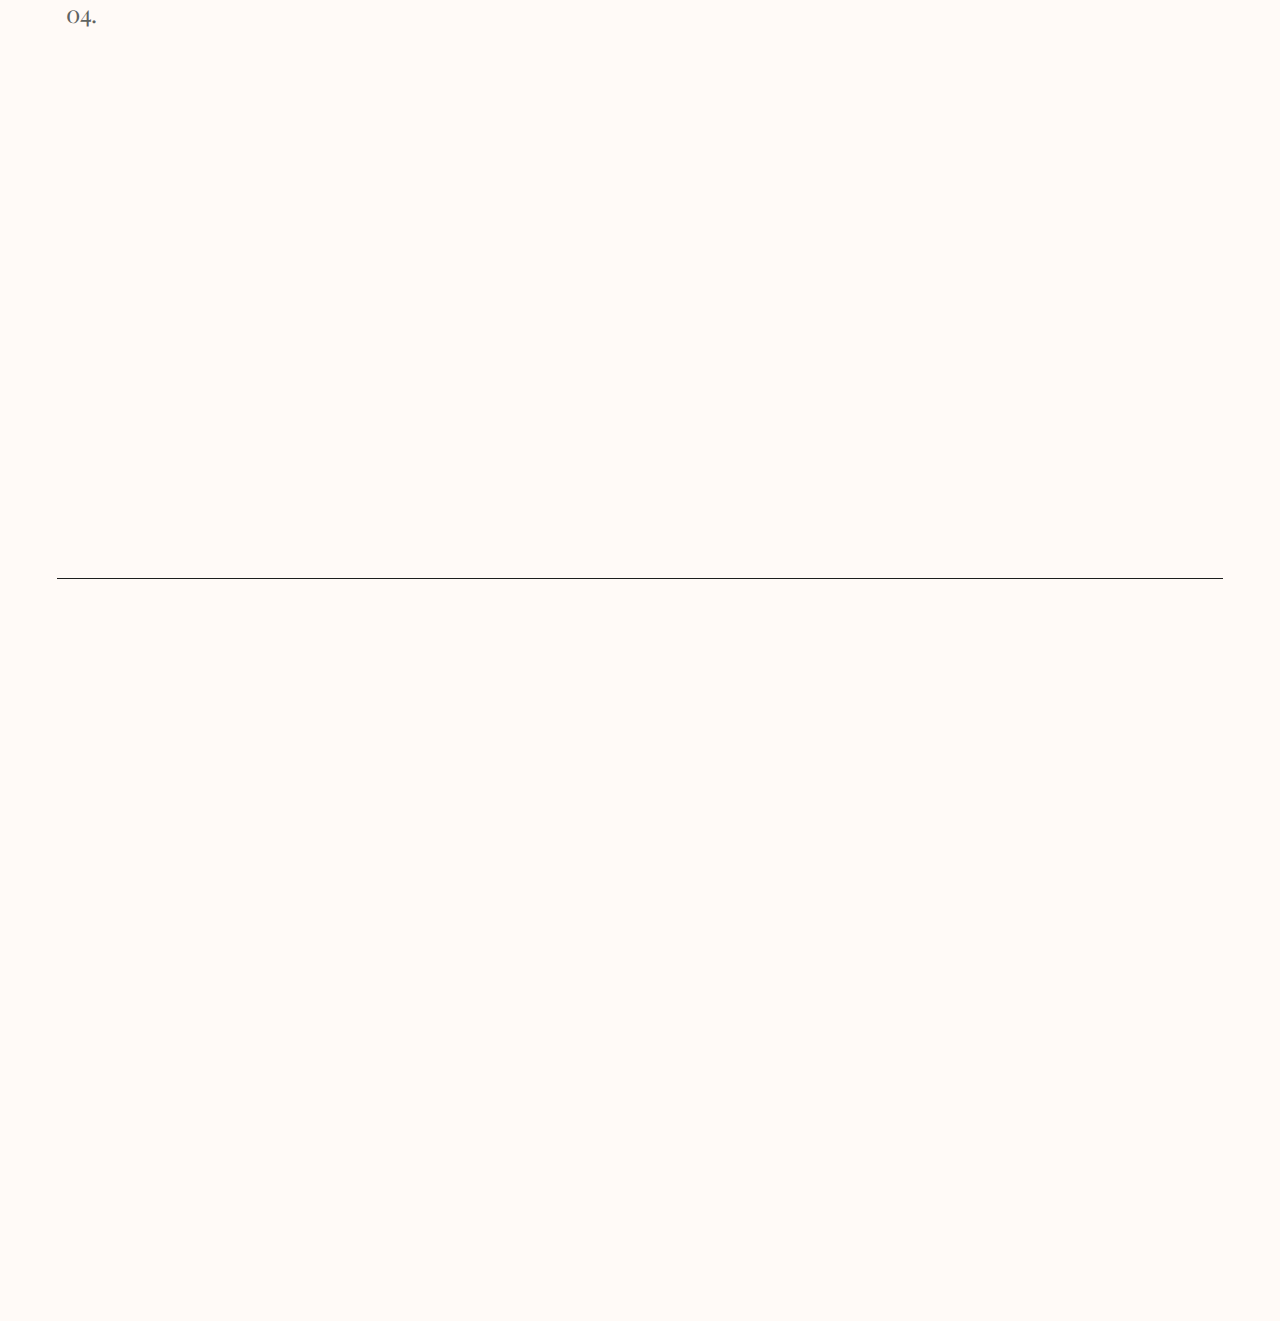
<file: about.html>
<!DOCTYPE html>
<html lang="en" class="no-js" >
<head>
    <meta charset="utf-8">
    <meta name="viewport" content="width=device-width, initial-scale=1">
    <title>About Us — Jaituner Jaika Restoora</title>

    <script>
        document.documentElement.classList.remove('no-js');
        document.documentElement.classList.add('js');
    </script>

    <link rel="stylesheet" href="css/vendor.css">
    <link rel="stylesheet" href="css/styles.css">
    <link rel="stylesheet" href="css/animations.css">
    <link rel="stylesheet" href="css/custom-theme.css">

    <link rel="icon" type="image/png" href="images/favicon.png">
    <link rel="manifest" href="site.webmanifest">
</head>

<body id="top">

    <!-- preloader
    ================================================== -->
    <div id="preloader">
        <div id="loader" class="dots-fade">
            <div></div>
            <div></div>
            <div></div>
        </div>
    </div>

    <!-- page wrap
    ================================================== -->
    <div id="page" class="s-pagewrap">

        <!-- # site header
        ================================================== -->
        <header class="s-header">

            <div class="container s-header__content animate-slide-up animate-fade-in" data-animate style="animation-delay: 0.8s;">

                <div class="s-header__block">
                    <div class="header-logo">
                        <a class="logo" href="index.html">
                            <img src="images/logo.png" alt="Homepage" class="animate-image-zoom image-hover-zoom" data-animate style="animation-delay: 0.1s;" loading="lazy">
                        </a>
                    </div>
                    <a class="header-menu-toggle" href="#0"><span>Menu</span></a>
                </div> <!-- end s-header__block -->

                <nav class="header-nav">
                    <ul class="header-nav__links animate-fade-in" data-animate style="animation-delay: 1.2s;">
                        <li><a href="index.html#intro">Intro</a></li>
                        <li class="current"><a class="smoothscroll" href="#about">About</a></li>
                        <li><a href="./menu.html">Menu</a></li>
                        <li><a href="./gallery.html">Gallery</a></li>
                    </ul>

                    <div class="header-contact animate-fade-in" data-animate style="animation-delay: 1.4s;">
                        <a href="contact.html" class="header-contact__num btn">
                            <svg id="Layer_1" data-name="Layer 1" xmlns="http://www.w3.org/2000/svg" viewBox="0 0 24 24" stroke-width="1.5" width="24" height="24" color="#000000"><defs><style>.cls-6376396cc3a86d32eae6f0dc-1{fill:white;stroke:currentColor;stroke-miterlimit:10;}</style></defs><path class="cls-6376396cc3a86d32eae6f0dc-1" d="M19.64,21.25c-2.54,2.55-8.38.83-13-3.84S.2,6.9,2.75,4.36L5.53,1.57,10.9,6.94l-2,2A2.18,2.18,0,0,0,8.9,12L12,15.1a2.18,2.18,0,0,0,3.07,0l2-2,5.37,5.37Z"></path></svg>
                        Contact
                    </a>
                    </div> <!-- end header-contact -->
                </nav> <!-- end header-nav -->

            </div> <!-- end s-header__content -->

        </header> <!-- end s-header -->

        <!-- # about
        ================================================== -->
        <section id="about" class="container s-about target-section" data-num="01">

            <div class="row s-about__content">

                <div class="column xl-4 lg-5 md-12 s-about__content-start animate-slide-left animate-fade-in" data-animate>

                    <div class="section-header" data-num="01">
                        <h2 class="text-display-title animate-fade-in" data-animate>Our Story</h2>
                    </div>

                    <figure class="about-pic-primary animate-image-slide image-hover-zoom animate-rotate-in" data-animate-on-scroll>
                        <img src="images/story.jpg"
                             srcset="images/story.jpg 1x,
                             images/story.jpg 2x" alt="" data-animate class="image-hover-zoom" loading="lazy">
                    </figure>

                </div> <!-- end s-about__content-start -->

                <div class="column xl-6 lg-6 md-12 s-about__content-end animate-slide-right animate-fade-in" data-animate>
                    <p class="animate-fade-in" data-animate>
                    Nestled in the heart of Bangladesh, Jaituner Jaika Restoora was born from a passion for bringing people together through food. Inspired by the flavors of the world and rooted in the warmth of Bangladeshi hospitality, our journey began with a simple dream — to create a place where every meal feels like home, yet carries the excitement of global cuisine.
                    </p>

                    <p class="animate-fade-in" data-animate>
                    At Jaituner Jaika Restoora, we celebrate diversity on every plate. From the bold and savory richness of Chinese delicacies, to the refined elegance of Continental favorites, and the comforting familiarity of traditional Bangladeshi dishes, each recipe tells a story of culture, flavor, and love.
                    </p>

                    <p class="animate-fade-in"  data-animate>
                    Our chefs craft every dish with fresh, locally sourced ingredients, blending age-old traditions with modern twists. More than just a restaurant, we are a space for families, friends, and food lovers to gather, laugh, and create memories over meals that nourish both the body and soul.
                    </p>

                    <p class="animate-fade-in"  data-animate>
                    Because for us, food is not just about taste — it’s about connection.
                    </p>

                    <p class="animate-fade-in"  data-animate>Welcome to Jaituner Jaika Restoora — where every flavor has a story, and every story brings people closer.</p>

                  
                </div> <!--end column -->

            </div> <!-- end s-about__content -->

        </section> <!-- end s-about -->

     

        <!-- # our-history
        ================================================== -->
        <section id="our-history" class="container s-history target-section" >

            <div class="row s-history__content">

                <div class="column xl-6 lg-6 md-12 s-history__content-start animate-slide-left animate-fade-in" data-animate>

                    <div class="section-header" data-num="03">
                        <h2 class="text-display-title animate-fade-in" data-animate>Our History</h2>
                    </div>

                    <p class="animate-fade-in" data-animate>
                    Jaituner Jaika Restoora opened its doors in 2018 with a simple mission: to create a dining experience that celebrates cultural diversity through food.
                    </p>

                    <p class="animate-fade-in" data-animate>
                    What started as a small family-run eatery has grown into a beloved destination for food enthusiasts from all walks of life. Our journey has been marked by innovation, community engagement, and an unwavering commitment to quality.
                    </p>

                </div> <!-- end s-history__content-start -->

                <div class="column xl-6 lg-6 md-12 s-history__content-end animate-slide-right animate-fade-in" >

                    <figure class="history-pic animate-image-fade image-hover-zoom" >
                        <img src="images/about-pic-primary.jpg"
                             srcset="images/about-pic-primary.jpg 1x,
                             images/about-pic-primary@2x.jpg 2x" alt="" class="image-hover-zoom" loading="lazy">
                    </figure>

                </div> <!-- end s-history__content-end -->

            </div> <!-- end s-history__content -->

        </section> <!-- end s-history -->

        <!-- # mission-vision
        ================================================== -->
        <section id="mission-vision" class="container s-mission target-section" >

            <div class="row s-mission__content">

                <div class="column xl-12 s-mission__content-start">

                    <div class="section-header" data-num="04">
                        <h2 class="text-display-title animate-fade-in" data-animate>Mission & Vision</h2>
                    </div>

                </div> <!-- end s-mission__content-start -->

                <div class="column xl-6 lg-6 md-12 s-mission__content-mission animate-slide-up animate-fade-in" data-animate>

                    <h3 class="animate-fade-in" data-animate>Our Mission</h3>
                    <p class="animate-fade-in" data-animate>
                    To create memorable dining experiences by offering exceptional food that brings people together, celebrates cultural diversity, and nourishes both body and soul.
                    </p>

                </div> <!-- end s-mission__content-mission -->

                <div class="column xl-6 lg-6 md-12 s-mission__content-vision animate-slide-up animate-fade-in" data-animate>

                    <h3 class="animate-fade-in" data-animate>Our Vision</h3>
                    <p class="animate-fade-in" data-animate>
                    To be the premier destination for fusion cuisine in Bangladesh, known for our innovative approach to blending flavors from around the world while honoring local traditions.
                    </p>

                </div> <!-- end s-mission__content-vision -->

            </div> <!-- end s-mission__content -->

        </section> <!-- end s-mission -->

        <!-- # footer
        ================================================== -->
        <footer id="footer" class="container s-footer">

            <div class="row s-footer__top row-x-center">
                <div class="column xl-6 lg-8 md-10 footer-block footer-newsletter animate-fade-in" data-animate>

                    <h5 class="animate-fade-in" data-animate>
                    Subscribe to our mailing list for <br>
                    updates, news, and exclusive offers.
                    </h5>

                    <div class="subscribe-form animate-fade-in" data-animate>
                        <form id="mc-form" class="mc-form">
                            <div class="mc-input-wrap">
                                <input type="email" name="EMAIL" id="mce-EMAIL" placeholder="Your Email Address" title="The domain portion of the email address is invalid (the portion after the @)." pattern="^([^\x00-\x20\x22\x28\x29\x2c\x2e\x3a-\x3c\x3e\x40\x5b-\x5d\x7f-\xff]+|\x22([^\x0d\x22\x5c\x80-\xff]|\x5c[\x00-\x7f])*\x22)(\x2e([^\x00-\x20\x22\x28\x29\x2c\x2e\x3a-\x3c\x3e\x40\x5b-\x5d\x7f-\xff]+|\x22([^\x0d\x22\x5c\x80-\xff]|\x5c[\x00-\x7f])*\x22))*\x40([^\x00-\x20\x22\x28\x29\x2c\x2e\x3a-\x3c\x3e\x40\x5b-\x5d\x7f-\xff]+|\x5b([^\x0d\x5b-\x5d\x80-\xff]|\x5c[\x00-\x7f])*\x5d)(\x2e([^\x00-\x20\x22\x28\x29\x2c\x2e\x3a-\x3c\x3e\x40\x5b-\x5d\x7f-\xff]+|\x5b([^\x0d\x5b-\x5d\x80-\xff]|\x5c[\x00-\x7f])*\x5d))*(\.\w{2,})+$" required>
                                <input type="submit" name="subscribe" value="Subscribe" class="btn btn--primary">
                                <!-- <div style="position: absolute; left: -5000px;" aria-hidden="true"><input type="text" name="b_cdb7b577e41181934ed6a6a44_9a91cfe7b3" tabindex="-1" value=""></div> -->
                            </div>
                            <div class="mc-status"></div>
                        </form>
                    </div> <!-- end subscribe-form -->

                </div> <!-- end footer-newsletter -->
            </div> <!-- end s-footer__top -->

            <div class="row s-footer__main">
                <div class="column xl-3 lg-12 footer-block s-footer__main-start animate-fade-in" data-animate>

                    <div class="s-footer__logo animate-fade-in" data-animate>
                        <a class="logo" href="index.html">
                            <img src="images/logo.png" alt="Homepage" class="animate-image-zoom image-hover-zoom" data-animate loading="lazy">
                        </a>
                    </div>

                </div> <!-- end s-footer__main-start -->

                <div class="column xl-9 lg-12 s-footer__main-end grid-cols grid-cols--wrap">

                    <div class="grid-cols__column footer-block animate-fade-in" data-animate>
                        <h6 class="animate-fade-in" data-animate>Location</h6>
                        <p class="animate-fade-in" data-animate>
                        Uttara, Sector 11, Dhaka-1000
                        </p>
                    </div>

                    <div class="grid-cols__column footer-block animate-fade-in" data-animate>
                        <h6 class="animate-fade-in" data-animate>Contacts</h6>
                        <ul class="link-list animate-fade-in" data-animate>
                            <li><a href="mailto:wdevelopment444@gmail.com">wdevelopment444@gmail.com</a></li>
                        </ul>
                    </div>

                    <div class="grid-cols__column footer-block animate-fade-in" data-animate>
                        <h6 class="animate-fade-in" data-animate>Opening Hours</h6>
                        <ul class="opening-hours animate-fade-in" data-animate>
                            <li><span class="opening-hours__days">Weekdays</span><span class="opening-hours__time">10:00am - 9:00pm</span></li>
                            <li><span class="opening-hours__days">Weekends</span><span class="opening-hours__time">9:00am - 10:00pm</span></li>
                        </ul>
                    </div>

                </div> <!-- s-footer__main-end -->

            </div> <!-- end  s-footer__main-content -->

            <div class="row s-footer__bottom animate-fade-in" data-animate>
                <div class="column xl-12">
                    <p class="copyright animate-fade-in" data-animate>
                        © 2025 Jaituner Jaika Restoora. All Rights Reserved.
                    </p>
                </div>
            </div> <!-- end s-footer__bottom -->

            <div class="ss-go-top animate-fade-in" data-animate>
                <a class="smoothscroll" title="Back to Top" href="#top">
                    <svg clip-rule="evenodd" fill-rule="evenodd" stroke-linejoin="round" stroke-miterlimit="2" viewBox="0 0 24 24" xmlns="http://www.w3.org/2000/svg"><path d="m14.523 18.787s4.501-4.505 6.255-6.26c.146-.146.219-.338.219-.53s-.073-.383-.219-.53c-1.753-1.754-6.255-6.258-6.255-6.258-.144-.145-.334-.217-.524-.217-.193 0-.385.074-.532.221-.293.292-.295.766-.004 1.056l4.978 4.978h-14.692c-.414 0-.75.336-.75.75s.336.75.75.75h14.692l-4.979 4.979c-.289.289-.286.762.006 1.054.148.148.341.222.533.222.19 0 .378-.072.522-.215z" fill-rule="nonzero"/></svg>
                </a>
                <span>Back To Top</span>
            </div> <!-- end ss-go-top -->

        </footer> <!-- end s-footer -->

    </div> <!-- end page-wrap -->

    <!-- Team Modal -->
    <div id="team-modal" class="modal" style="display: none; position: fixed; z-index: 1000; left: 0; top: 0; width: 100%; height: 100%; overflow: auto; background-color: rgba(0,0,0,0.4);">
        <div class="modal-content" style="background-color: #fefefe; margin: 15% auto; padding: 20px; border: 1px solid #888; width: 80%; max-width: 500px; text-align: center;">
            <span class="close" style="color: #aaa; float: right; font-size: 28px; font-weight: bold; cursor: pointer;">&times;</span>
            <h2 class="animate-fade-in">Our Team</h2>
            <ul style="list-style: none; padding: 0;">
                <li class="animate-fade-in"><strong class="animate-fade-in">Owner:</strong> Ern i Lediyana</li>
                <li class="animate-fade-in"><strong class="animate-fade-in">Kolega:</strong> Dela</li>
                <li class="animate-fade-in"><strong class="animate-fade-in">Developer:</strong> Awen</li>
            </ul>
        </div>
    </div>

    <!-- Java Script
    ================================================== -->
    <script src="js/plugins.js"></script>
    <script src="js/main.js"></script>

    <!-- Animation Script -->
    <script>
        document.addEventListener('DOMContentLoaded', function() {
            // Function to handle scroll-triggered animations
            function handleScrollAnimations() {
                const elements = document.querySelectorAll('[data-animate]');
                const scrollTop = window.pageYOffset || document.documentElement.scrollTop;

                elements.forEach(element => {
                    const rect = element.getBoundingClientRect();
                    const elementTop = rect.top + scrollTop;
                    const windowHeight = window.innerHeight;

                    if (scrollTop + windowHeight > elementTop + 100) {
                        element.classList.add('animate-active');
                    }
                });
            }

            // Function to handle scroll-triggered animations for elements with data-animate-on-scroll
            function handleScrollOnScrollAnimations() {
                const elements = document.querySelectorAll('[data-animate-on-scroll]');
                const scrollTop = window.pageYOffset || document.documentElement.scrollTop;

                elements.forEach(element => {
                    const rect = element.getBoundingClientRect();
                    const elementTop = rect.top + scrollTop;
                    const windowHeight = window.innerHeight;

                    if (scrollTop + windowHeight > elementTop + 100) {
                        const animateElements = element.querySelectorAll('[data-animate]');
                        animateElements.forEach(el => {
                            el.classList.add('animate-active');
                        });
                    }
                });
            }

            // Initial check for elements in viewport
            handleScrollAnimations();
            handleScrollOnScrollAnimations();

            // Add scroll event listener
            window.addEventListener('scroll', function() {
                handleScrollAnimations();
                handleScrollOnScrollAnimations();
            });

        });
    </script>
</body>
</html>
</file>
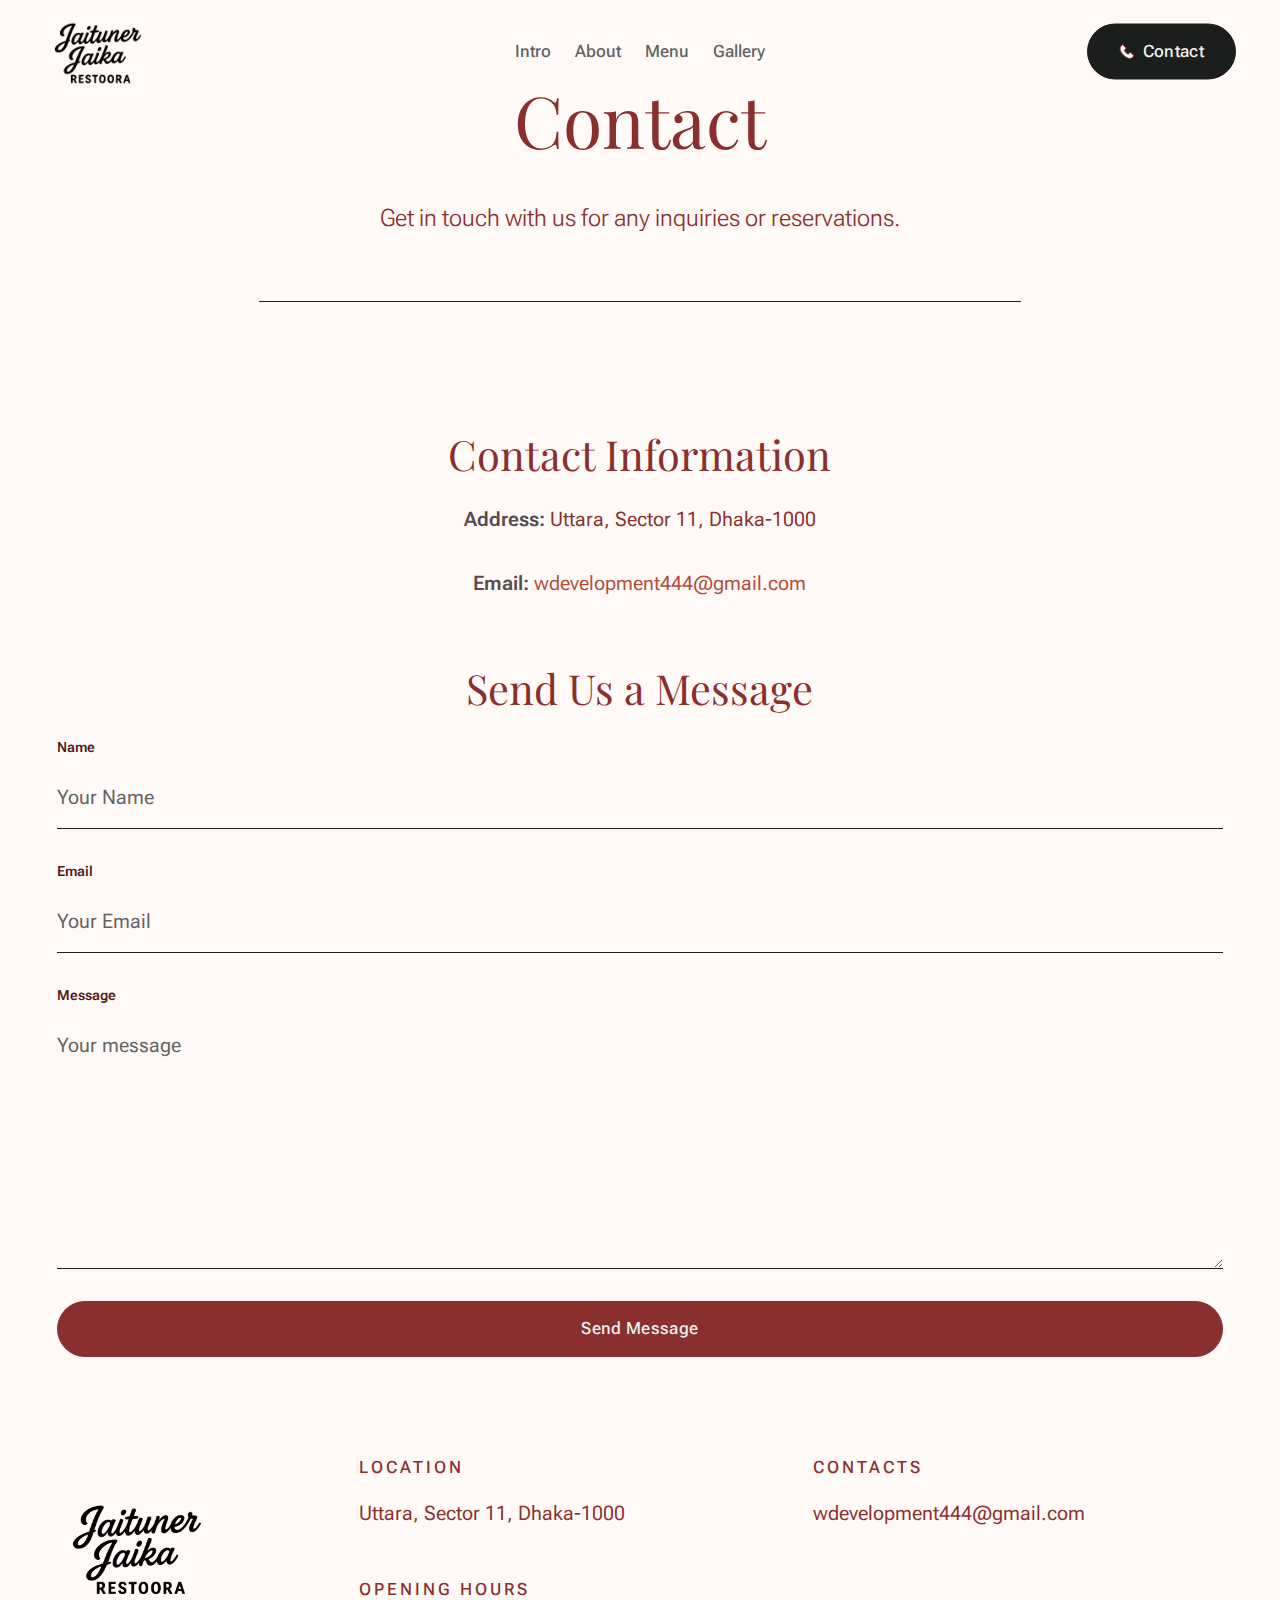
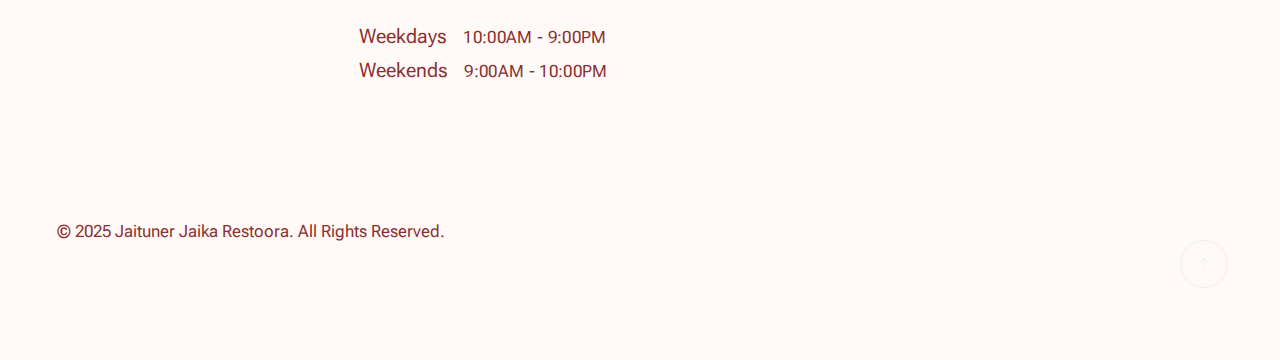
<file: contact.html>
<!DOCTYPE html>
<html lang="en" class="no-js" >
<head>
    <meta charset="utf-8">
    <meta name="viewport" content="width=device-width, initial-scale=1">
    <title>Contact — Jaituner Jaika Restoora</title>

    <script>
        document.documentElement.classList.remove('no-js');
        document.documentElement.classList.add('js');
    </script>

    <link rel="stylesheet" href="css/vendor.css">
    <link rel="stylesheet" href="css/styles.css">
    <link rel="stylesheet" href="css/animations.css">
    <link rel="stylesheet" href="css/custom-theme.css">

    <link rel="icon" type="image/png" href="images/favicon.png">
    <link rel="manifest" href="site.webmanifest">
</head>

<body id="top">

    <!-- preloader
    ================================================== -->
    <div id="preloader">
        <div id="loader" class="dots-fade">
            <div></div>
            <div></div>
            <div></div>
        </div>
    </div>

    <!-- page wrap
    ================================================== -->
    <div id="page" class="s-pagewrap">

        <!-- # site header 
        ================================================== -->
        <header class="s-header">

            <div class="container s-header__content">
                
                <div class="s-header__block">
                    <div class="header-logo">
                        <a class="logo" href="index.html">
                            <img src="images/logo.png" alt="Homepage" class="image-hover-zoom">
                        </a>
                    </div>
                    <a class="header-menu-toggle" href="#0"><span>Menu</span></a>
                </div> <!-- end s-header__block -->
            
                <nav class="header-nav">    
                    <ul class="header-nav__links">
                        <li><a href="index.html#intro">Intro</a></li>
                        <li><a href="index.html#about">About</a></li>
                        <li><a href="menu.html">Menu</a></li>
                        <li><a href="gallery.html">Gallery</a></li>
                    </ul>
                    
                    <div class="header-contact">
                        <a href="contact.html" class="header-contact__num btn">
                            <svg id="Layer_1" data-name="Layer 1" xmlns="http://www.w3.org/2000/svg" viewBox="0 0 24 24" stroke-width="1.5" width="24" height="24" color="#000000"><defs><style>.cls-6376396cc3a86d32eae6f0dc-1{fill:white;stroke:currentColor;stroke-miterlimit:10;}</style></defs><path class="cls-6376396cc3a86d32eae6f0dc-1" d="M19.64,21.25c-2.54,2.55-8.38.83-13-3.84S.2,6.9,2.75,4.36L5.53,1.57,10.9,6.94l-2,2A2.18,2.18,0,0,0,8.9,12L12,15.1a2.18,2.18,0,0,0,3.07,0l2-2,5.37,5.37Z"></path></svg>
                            Contact
                        </a>
                    </div> <!-- end header-contact -->
                </nav> <!-- end header-nav -->         
            
            </div> <!-- end s-header__content -->

        </header> <!-- end s-header -->

        <!-- # main content
        ================================================== -->
        <article class="s-content container">

            <div class="row s-pageheader row-x-center">
                <div class="column xl-8 lg-10 md-12 s-pageheader__content u-text-center">
                    <h1 class="animate-fade-in">Contact</h1>
                    <p class="lead animate-fade-in">Get in touch with us for any inquiries or reservations.</p>
                    <hr>
                </div>
            </div>

            <section class="s-pagecontent">

                <div class="row">

                    <div class="column xl-12 md-12" style="text-align: center; margin-bottom: 50px;">

                        <h3 class="animate-fade-in">Contact Information</h3>
                        <p class="animate-fade-in"><strong class="animate-fade-in" style="color: rgb(87, 75, 75);">Address:</strong> Uttara, Sector 11, Dhaka-1000</p>
                        <p class="animate-fade-in"><strong class="animate-fade-in" style="color: rgb(87, 75, 75);">Email:</strong> <a href="mailto:wdevelopment444@gmail.com">wdevelopment444@gmail.com</a></p>

                        <h3 class="animate-fade-in">Send Us a Message</h3>
                        <form>
                            <label class="animate-fade-in" for="name">Name</label>
                            <input class="u-fullwidth" type="text" id="name" placeholder="Your Name" required>

                            <label class="animate-fade-in" for="email">Email</label>
                            <input class="u-fullwidth" type="email" id="email" placeholder="Your Email" required>

                            <label class="animate-fade-in" for="message">Message</label>
                            <textarea class="u-fullwidth" id="message" placeholder="Your message" required></textarea>

                            <input class="btn btn--primary u-fullwidth" type="submit" value="Send Message">
                        </form>

                    </div>



                </div>

            </section>

        </article>

        <!-- # footer 
        ================================================== -->
        <footer id="footer" class="container s-footer">           
              
           <div class="row s-footer__main">             
                <div class="column xl-3 lg-12 footer-block s-footer__main-start">     

                    <div class="s-footer__logo">
                        <a class="logo" href="index.html">
                            <img src="images/logo.png" alt="Homepage" class="image-hover-zoom">
                        </a>
                    </div>  

                </div> <!-- end s-footer__main-start -->
                
                <div class="column xl-9 lg-12 s-footer__main-end grid-cols grid-cols--wrap">

                    <div class="grid-cols__column footer-block">
                        <h6 class="animate-fade-in">Location</h6>
                        <p class="animate-fade-in">
                        Uttara, Sector 11, Dhaka-1000
                        </p>
                    </div>

                    <div class="grid-cols__column footer-block">
                        <h6 class="animate-fade-in">Contacts</h6>
                        <ul class="link-list animate-fade-in">
                            <li class="animate-fade-in"><a href="mailto:wdevelopment444@gmail.com">wdevelopment444@gmail.com</a></li>
                        </ul>
                    </div>

                    <div class="grid-cols__column footer-block">
                        <h6 class="animate-fade-in">Opening Hours</h6>
                        <ul class="opening-hours animate-fade-in">
                            <li class="animate-fade-in"><span class="opening-hours__days">Weekdays</span><span class="opening-hours__time">10:00am - 9:00pm</span></li>
                            <li class="animate-fade-in"><span class="opening-hours__days">Weekends</span><span class="opening-hours__time">9:00am - 10:00pm</span></li>
                        </ul>
                    </div>

                </div> <!-- s-footer__main-end -->

            </div> <!-- end  s-footer__main-content -->

            <div class="row s-footer__bottom">
                <div class="column xl-12">
                    <p class="copyright animate-fade-in">
                        © 2025 Jaituner Jaika Restoora. All Rights Reserved.
                    </p>
                </div>
            </div> <!-- end s-footer__bottom -->

            <div class="ss-go-top">
                <a class="smoothscroll" title="Back to Top" href="#top">
                    <svg clip-rule="evenodd" fill-rule="evenodd" stroke-linejoin="round" stroke-miterlimit="2" viewBox="0 0 24 24" xmlns="http://www.w3.org/2000/svg"><path d="m14.523 18.787s4.501-4.505 6.255-6.26c.146-.146.219-.338.219-.53s-.073-.383-.219-.53c-1.753-1.754-6.255-6.258-6.255-6.258-.144-.145-.334-.217-.524-.217-.193 0-.385.074-.532.221-.293.292-.295.766-.004 1.056l4.978 4.978h-14.692c-.414 0-.75.336-.75.75s.336.75.75.75h14.692l-4.979 4.979c-.289.289-.286.762.006 1.054.148.148.341.222.533.222.19 0 .378-.072.522-.215z" fill-rule="nonzero"/></svg>
                </a>
                <span class="animate-fade-in">Back To Top</span>
            </div> <!-- end ss-go-top -->
            
        </footer> <!-- end s-footer -->

    </div> <!-- end page-wrap -->


    <!-- Java Script
    ================================================== -->
    <script src="js/plugins.js"></script>
    <script src="js/main.js"></script>

    <!-- Animation Script -->
    <script>
        document.addEventListener('DOMContentLoaded', function() {
            // Function to handle scroll-triggered animations
            function handleScrollAnimations() {
                const elements = document.querySelectorAll('[data-animate]');
                const scrollTop = window.pageYOffset || document.documentElement.scrollTop;

                elements.forEach(element => {
                    const rect = element.getBoundingClientRect();
                    const elementTop = rect.top + scrollTop;
                    const windowHeight = window.innerHeight;

                    if (scrollTop + windowHeight > elementTop + 100) {
                        element.classList.add('animate-active');
                    }
                });
            }

            // Function to handle scroll-triggered animations for elements with data-animate-on-scroll
            function handleScrollOnScrollAnimations() {
                const elements = document.querySelectorAll('[data-animate-on-scroll]');
                const scrollTop = window.pageYOffset || document.documentElement.scrollTop;

                elements.forEach(element => {
                    const rect = element.getBoundingClientRect();
                    const elementTop = rect.top + scrollTop;
                    const windowHeight = window.innerHeight;

                    if (scrollTop + windowHeight > elementTop + 100) {
                        const animateElements = element.querySelectorAll('[data-animate]');
                        animateElements.forEach(el => {
                            el.classList.add('animate-active');
                        });
                    }
                });
            }

            // Initial check for elements in viewport
            handleScrollAnimations();
            handleScrollOnScrollAnimations();

            // Add scroll event listener
            window.addEventListener('scroll', function() {
                handleScrollAnimations();
                handleScrollOnScrollAnimations();
            });

        });
    </script>

</body>
</html>
</file>
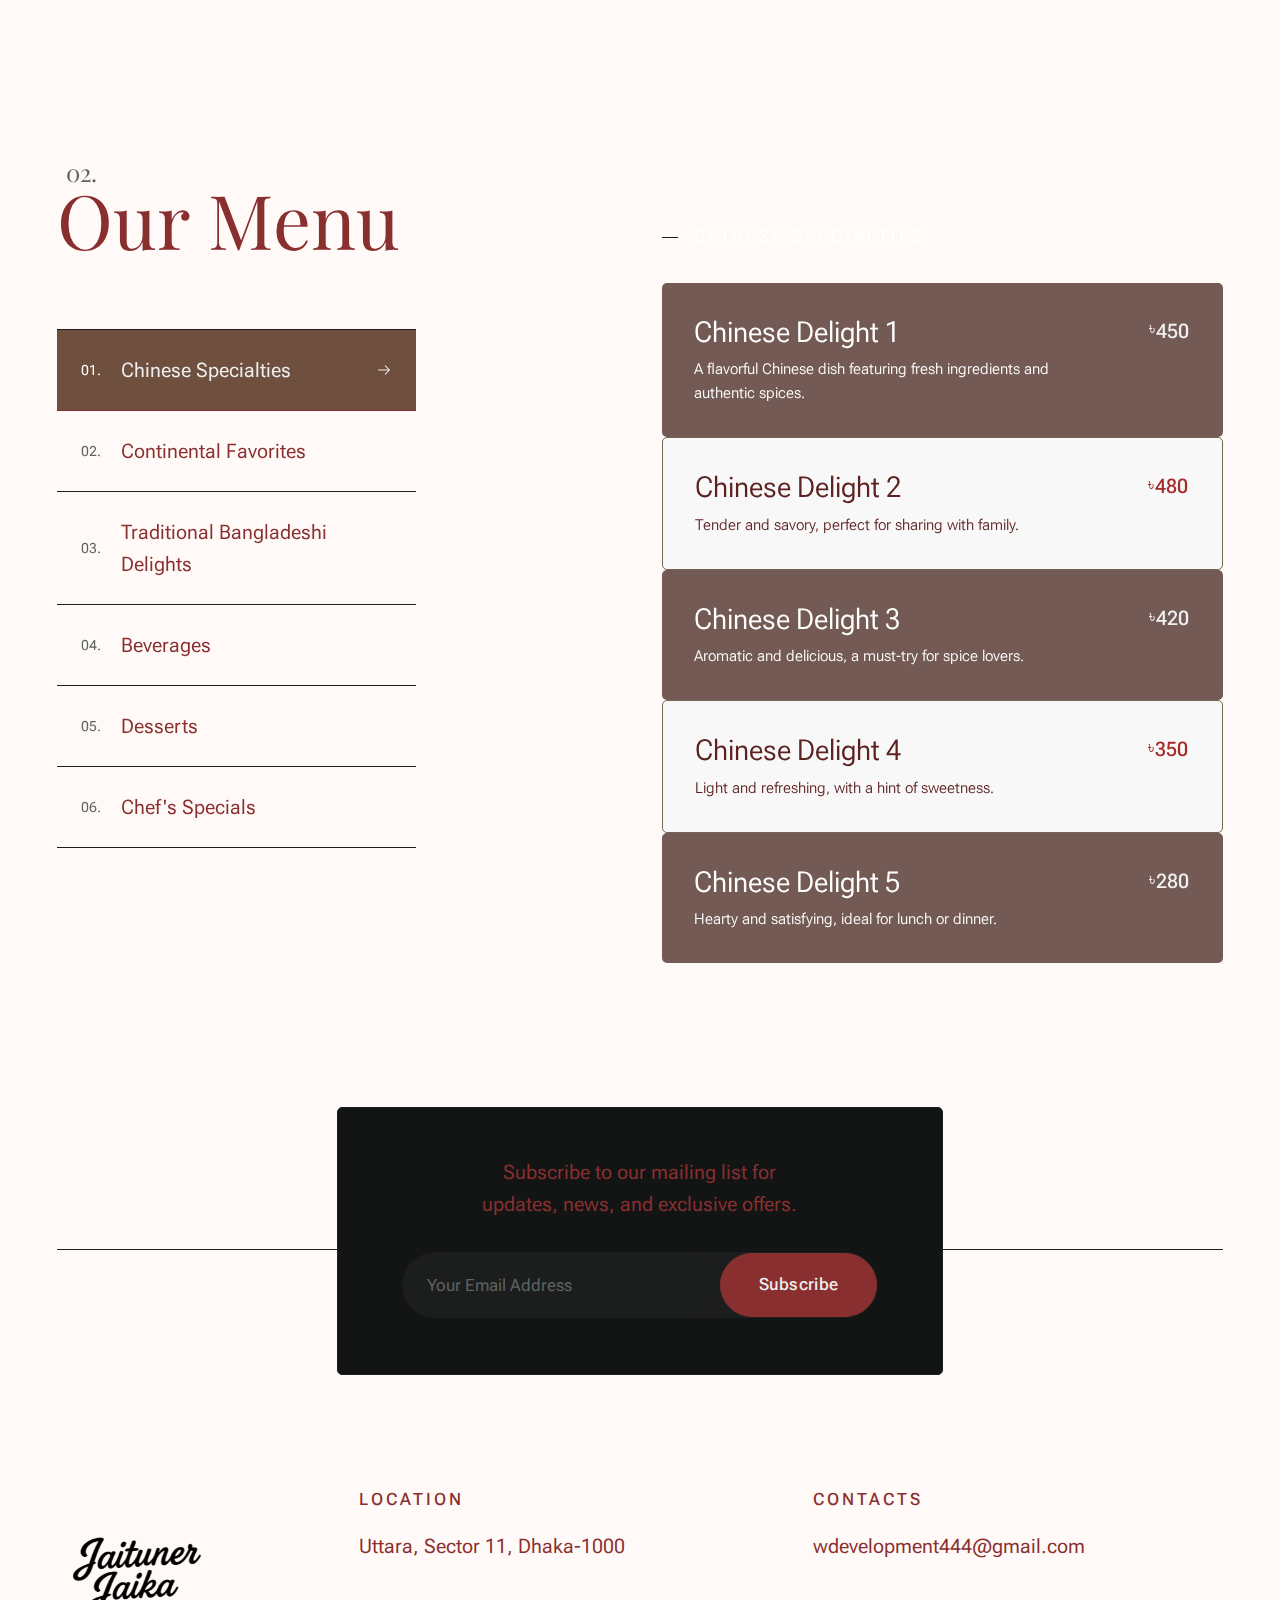
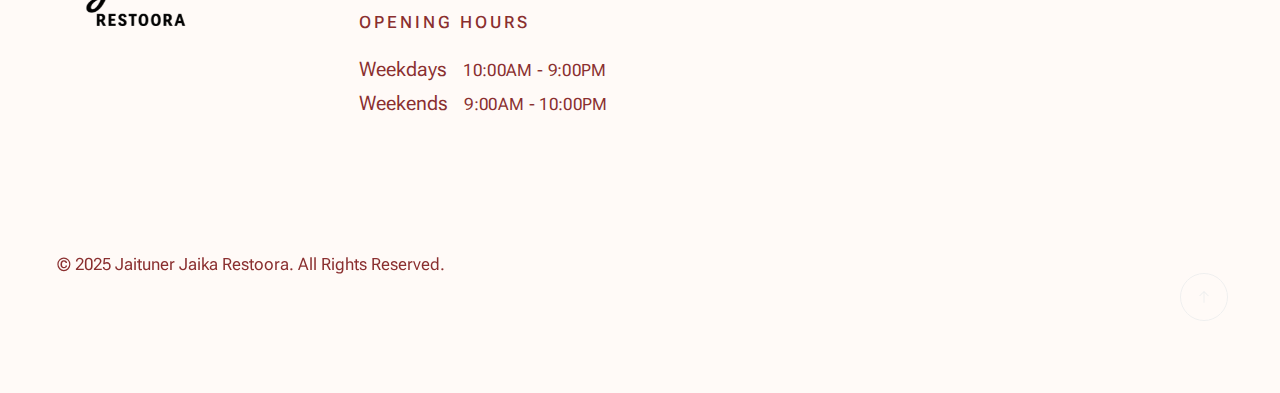
<file: menu.html>
<!DOCTYPE html>
<html lang="en" class="no-js" >
<head>
    <meta charset="utf-8">
    <meta name="viewport" content="width=device-width, initial-scale=1">
    <title>Menu — Jaituner Jaika Restoora</title>

    <script>
        document.documentElement.classList.remove('no-js');
        document.documentElement.classList.add('js');
    </script>

    <link rel="stylesheet" href="css/vendor.css">
    <link rel="stylesheet" href="css/styles.css">
    <link rel="stylesheet" href="css/animations.css">
    <link rel="stylesheet" href="css/custom-theme.css">

    <link rel="icon" type="image/png" href="images/favicon.png">
    <link rel="manifest" href="site.webmanifest">
</head>

<body id="top">

    <!-- preloader
    ================================================== -->
    <div id="preloader">
        <div id="loader" class="dots-fade">
            <div></div>
            <div></div>
            <div></div>
        </div>
    </div>

    <!-- page wrap
    ================================================== -->
    <div id="page" class="s-pagewrap">

        <!-- # site header
        ================================================== -->
        <header class="s-header">

            <div class="container s-header__content animate-slide-up animate-fade-in" data-animate style="animation-delay: 0.8s;">

                <div class="s-header__block">
                    <div class="header-logo">
                        <a class="logo" href="index.html">
                            <img src="images/logo.png" alt="Homepage" class="animate-image-zoom image-hover-zoom" data-animate style="animation-delay: 0.1s;">
                        </a>
                    </div>
                    <a class="header-menu-toggle" href="#0"><span class="animate-fade-in">Menu</span></a>
                </div> <!-- end s-header__block -->

                <nav class="header-nav">
                    <ul class="header-nav__links animate-fade-in" data-animate style="animation-delay: 1.2s;">
                        <li><a class="smoothscroll" href="index.html#intro"><span class="animate-fade-in">Intro</span></a></li>
                        <li><a href="about.html"><span class="animate-fade-in">About</span></a></li>
                        <li class="current"><a class="smoothscroll" href="#menu"><span class="animate-fade-in">Menu</span></a></li>
                        <li><a href="./gallery.html"><span class="animate-fade-in">Gallery</span></a></li>
                    </ul>

                    <div class="header-contact animate-fade-in" data-animate style="animation-delay: 1.4s;">
                        <a href="contact.html" class="header-contact__num btn">
                            <svg id="Layer_1" data-name="Layer 1" xmlns="http://www.w3.org/2000/svg" viewBox="0 0 24 24" stroke-width="1.5" width="24" height="24" color="#000000"><defs><style>.cls-6376396cc3a86d32eae6f0dc-1{fill:white;stroke:currentColor;stroke-miterlimit:10;}</style></defs><path class="cls-6376396cc3a86d32eae6f0dc-1" d="M19.64,21.25c-2.54,2.55-8.38.83-13-3.84S.2,6.9,2.75,4.36L5.53,1.57,10.9,6.94l-2,2A2.18,2.18,0,0,0,8.9,12L12,15.1a2.18,2.18,0,0,0,3.07,0l2-2,5.37,5.37Z"></path></svg>
                        <span class="animate-fade-in">Contact</span>
                    </a>
                    </div> <!-- end header-contact -->
                </nav> <!-- end header-nav -->

            </div> <!-- end s-header__content -->

        </header> <!-- end s-header -->

        <!-- # menu
        ================================================== -->
        <section id="menu" class="container s-menu target-section">

            <div class="row s-menu__content">

                <div class="column xl-4 lg-5 md-12 s-menu__content-start">

                    <div class="section-header" data-num="02">
                        <h2 class="text-display-title">Our Menu</h2>
                    </div>

                    <nav class="tab-nav">
                        <ul class="tab-nav__list">
                            <li>
                                <a class="smoothscroll" href="#tab-signature-blends">
                                    <span>Chinese Specialties</span>
                                    <svg clip-rule="evenodd" fill-rule="evenodd" stroke-linejoin="round" stroke-miterlimit="2" viewBox="0 0 24 24" xmlns="http://www.w3.org/2000/svg"><path d="m14.523 18.787s4.501-4.505 6.255-6.26c.146-.146.219-.338.219-.53s-.073-.383-.219-.53c-1.753-1.754-6.255-6.258-6.255-6.258-.144-.145-.334-.217-.524-.217-.193 0-.385.074-.532.221-.293.292-.295.766-.004 1.056l4.978 4.978h-14.692c-.414 0-.75.336-.75.75s.336.75.75.75h14.692l-4.979 4.979c-.289.289-.286.762.006 1.054.148.148.341.222.533.222.19 0 .378-.072.522-.215z" fill-rule="nonzero"/></svg>
                                </a>
                            </li>
                            <li>
                                <a class="smoothscroll" href="#tab-pastries">
                                    <span>Continental Favorites</span>
                                    <svg clip-rule="evenodd" fill-rule="evenodd" stroke-linejoin="round" stroke-miterlimit="2" viewBox="0 0 24 24" xmlns="http://www.w3.org/2000/svg"><path d="m14.523 18.787s4.501-4.505 6.255-6.26c.146-.146.219-.338.219-.53s-.073-.383-.219-.53c-1.753-1.754-6.255-6.258-6.255-6.258-.144-.145-.334-.217-.524-.217-.193 0-.385.074-.532.221-.293.292-.295.766-.004 1.056l4.978 4.978h-14.692c-.414 0-.75.336-.75.75s.336.75.75.75h14.692l-4.979 4.979c-.289.289-.286.762.006 1.054.148.148.341.222.533.222.19 0 .378-.072.522-.215z" fill-rule="nonzero"/></svg>
                                </a>
                            </li>
                            <li>
                                <a class="smoothscroll" href="#tab-gourmet-treats">
                                    <span>Traditional Bangladeshi Delights</span>
                                    <svg clip-rule="evenodd" fill-rule="evenodd" stroke-linejoin="round" stroke-miterlimit="2" viewBox="0 0 24 24" xmlns="http://www.w3.org/2000/svg"><path d="m14.523 18.787s4.501-4.505 6.255-6.26c.146-.146.219-.338.219-.53s-.073-.383-.219-.53c-1.753-1.754-6.255-6.258-6.255-6.258-.144-.145-.334-.217-.524-.217-.193 0-.385.074-.532.221-.293.292-.295.766-.004 1.056l4.978 4.978h-14.692c-.414 0-.75.336-.75.75s.336.75.75.75h14.692l-4.979 4.979c-.289.289-.286.762.006 1.054.148.148.341.222.533.222.19 0 .378-.072.522-.215z" fill-rule="nonzero"/></svg>
                                </a>
                            </li>
                            <li>
                                <a class="smoothscroll" href="#tab-drinks">
                                    <span>Beverages</span>
                                    <svg clip-rule="evenodd" fill-rule="evenodd" stroke-linejoin="round" stroke-miterlimit="2" viewBox="0 0 24 24" xmlns="http://www.w3.org/2000/svg"><path d="m14.523 18.787s4.501-4.505 6.255-6.26c.146-.146.219-.338.219-.53s-.073-.383-.219-.53c-1.753-1.754-6.255-6.258-6.255-6.258-.144-.145-.334-.217-.524-.217-.193 0-.385.074-.532.221-.293.292-.295.766-.004 1.056l4.978 4.978h-14.692c-.414 0-.75.336-.75.75s.336.75.75.75h14.692l-4.979 4.979c-.289.289-.286.762.006 1.054.148.148.341.222.533.222.19 0 .378-.072.522-.215z" fill-rule="nonzero"/></svg>
                                </a>
                            </li>
                            <li>
                                <a class="smoothscroll" href="#tab-desserts">
                                    <span>Desserts</span>
                                    <svg clip-rule="evenodd" fill-rule="evenodd" stroke-linejoin="round" stroke-miterlimit="2" viewBox="0 0 24 24" xmlns="http://www.w3.org/2000/svg"><path d="m14.523 18.787s4.501-4.505 6.255-6.26c.146-.146.219-.338.219-.53s-.073-.383-.219-.53c-1.753-1.754-6.255-6.258-6.255-6.258-.144-.145-.334-.217-.524-.217-.193 0-.385.074-.532.221-.293.292-.295.766-.004 1.056l4.978 4.978h-14.692c-.414 0-.75.336-.75.75s.336.75.75.75h14.692l-4.979 4.979c-.289.289-.286.762.006 1.054.148.148.341.222.533.222.19 0 .378-.072.522-.215z" fill-rule="nonzero"/></svg>
                                </a>
                            </li>
                            <li>
                                <a class="smoothscroll" href="#tab-specials">
                                    <span>Chef's Specials</span>
                                    <svg clip-rule="evenodd" fill-rule="evenodd" stroke-linejoin="round" stroke-miterlimit="2" viewBox="0 0 24 24" xmlns="http://www.w3.org/2000/svg"><path d="m14.523 18.787s4.501-4.505 6.255-6.26c.146-.146.219-.338.219-.53s-.073-.383-.219-.53c-1.753-1.754-6.255-6.258-6.255-6.258-.144-.145-.334-.217-.524-.217-.193 0-.385.074-.532.221-.293.292-.295.766-.004 1.056l4.978 4.978h-14.692c-.414 0-.75.336-.75.75s.336.75.75.75h14.692l-4.979 4.979c-.289.289-.286.762.006 1.054.148.148.341.222.533.222.19 0 .378-.072.522-.215z" fill-rule="nonzero"/></svg>
                                </a>
                            </li>

                        </ul>
                    </nav> <!-- end tab-nav -->

                </div> <!-- end s-menu__content-start -->

                <div class="column xl-6 lg-6 md-12 s-menu__content-end">

                    <div class="tab-content menu-block">

                        <div id="tab-signature-blends" class="menu-block__group tab-content__item">

                            <h6 class="menu-block__cat-name">
                                Chinese Specialties
                            </h6>

                            <ul class="menu-list">
                                <li class="menu-list__item">
                                    <div class="menu-list__item-desc">
                                        <h4>Chinese Delight 1</h4>
                                        <p>
                                            A flavorful Chinese dish featuring fresh ingredients and authentic spices.
                                        </p>
                                    </div>
                                    <div class="menu-list__item-price">
                                        <span>৳</span>450
                                    </div>
                                </li>
                                <li class="menu-list__item">
                                    <div class="menu-list__item-desc">
                                        <h4 style="color: rgb(92, 33, 33);">Chinese Delight 2</h4>
                                        <p style="color: rgb(92, 33, 33);">
                                            Tender and savory, perfect for sharing with family.
                                        </p>
                                    </div>
                                    <div class="menu-list__item-price">
                                        <span>৳</span>480
                                    </div>
                                    
                                </li>
                                <li class="menu-list__item">
                                    <div class="menu-list__item-desc">
                                        <h4>Chinese Delight 3</h4>
                                        <p>
                                            Aromatic and delicious, a must-try for spice lovers.
                                        </p>
                                    </div>
                                    <div class="menu-list__item-price">
                                        <span>৳</span>420
                                    </div>
                                    
                                </li>
                                <li class="menu-list__item">
                                    <div class="menu-list__item-desc">
                                        <h4 style="color: rgb(92, 33, 33);">Chinese Delight 4</h4>
                                        <p style="color: rgb(92, 33, 33);">
                                            Light and refreshing, with a hint of sweetness.
                                        </p>
                                    </div>
                                    <div class="menu-list__item-price">
                                        <span>৳</span>350
                                    </div>
                                    
                                </li>
                                <li class="menu-list__item">
                                    <div class="menu-list__item-desc">
                                        <h4>Chinese Delight 5</h4>
                                        <p>
                                            Hearty and satisfying, ideal for lunch or dinner.
                                        </p>
                                    </div>
                                    <div class="menu-list__item-price">
                                        <span>৳</span>280
                                    </div>
                                    
                                </li>
                                <!-- Add more as needed -->
                            </ul> <!-- end menu-list -->

                        </div> <!-- end tab-content__item -->

                        <div id="tab-pastries" class="menu-block__group tab-content__item">

                            <h6 class="menu-block__cat-name">
                                Continental Favorites
                            </h6>

                            <ul class="menu-list">
                                <li class="menu-list__item">
                                    <div class="menu-list__item-desc">
                                        <h4>Continental Delight 1</h4>
                                        <p>
                                            Fresh and elegant, with a touch of European flair.
                                        </p>
                                    </div>
                                    <div class="menu-list__item-price">
                                        <span>৳</span>650
                                    </div>
                                    
                                </li>
                                <li class="menu-list__item">
                                    <div class="menu-list__item-desc">
                                        <h4 style="color: rgb(92, 33, 33);">Continental Delight 2</h4>
                                        <p style="color: rgb(92, 33, 33);">
                                            Juicy and flavorful, a classic favorite.
                                        </p>
                                    </div>
                                    <div class="menu-list__item-price">
                                        <span>৳</span>720
                                    </div>
                                    
                                </li>
                                <li class="menu-list__item">
                                    <div class="menu-list__item-desc">
                                        <h4>Continental Delight 3</h4>
                                        <p>
                                            Breaded to perfection, served with rich sauce.
                                        </p>
                                    </div>
                                    <div class="menu-list__item-price">
                                        <span>৳</span>550
                                    </div>
                                    
                                </li>
                                <li class="menu-list__item">
                                    <div class="menu-list__item-desc">
                                        <h4 style="color: rgb(92, 33, 33);">Continental Delight 4</h4>
                                        <p style="color: rgb(92, 33, 33);">
                                            Crisp and fresh, with creamy dressing.
                                        </p>
                                    </div>
                                    <div class="menu-list__item-price">
                                        <span>৳</span>380
                                    </div>
                                    
                                </li>
                                <li class="menu-list__item">
                                    <div class="menu-list__item-desc">
                                        <h4>Continental Delight 5</h4>
                                        <p>
                                            Succulent seafood with garlic butter.
                                        </p>
                                    </div>
                                    <div class="menu-list__item-price">
                                        <span>৳</span>580
                                    </div>
                                    
                                </li>
                                <!-- Add more as needed -->
                            </ul> <!-- end menu-list -->

                        </div> <!-- end tab-content__item -->

                        <div id="tab-gourmet-treats" class="menu-block__group tab-content__item">

                            <h6 class="menu-block__cat-name">
                                Traditional Bangladeshi Delights
                            </h6>

                            <ul class="menu-list">
                                <li class="menu-list__item">
                                    <div class="menu-list__item-desc">
                                        <h4>Beef Biryani</h4>
                                        <p>
                                        Fragrant basmati rice cooked with tender beef, aromatic spices, and caramelized onions.
                                        </p>
                                    </div>
                                    <div class="menu-list__item-price">
                                        <span>৳</span>520
                                    </div>
                                </li>
                                <li class="menu-list__item">
                                    <div class="menu-list__item-desc">
                                        <h4 style="color: rgb(92, 33, 33);">Chicken Korma</h4>
                                        <p style="color: rgb(92, 33, 33);">
                                        Succulent chicken simmered in a rich, creamy yogurt-based curry with cardamom and saffron.
                                        </p>
                                    </div>
                                    <div class="menu-list__item-price">
                                        <span>৳</span>480
                                    </div>
                                </li>
                                <li class="menu-list__item">
                                    <div class="menu-list__item-desc">
                                        <h4>Prawn Malabar Curry</h4>
                                        <p>
                                        Fresh prawns in a spicy coconut-based curry with tamarind and traditional Bangladeshi spices.
                                        </p>
                                    </div>
                                    <div class="menu-list__item-price">
                                        <span>৳</span>600
                                    </div>
                                </li>
                                <li class="menu-list__item">
                                    <div class="menu-list__item-desc">
                                        <h4 style="color: rgb(92, 33, 33);">Shorshe Ilish</h4>
                                        <p style="color: rgb(92, 33, 33);">
                                        Hilsa fish cooked in a mustard sauce with green chilies and a hint of turmeric.
                                        </p>
                                    </div>
                                    <div class="menu-list__item-price">
                                        <span>৳</span>650
                                    </div>
                                </li>
                                <li class="menu-list__item">
                                    <div class="menu-list__item-desc">
                                        <h4>Vegetable Pulao</h4>
                                        <p>
                                        Aromatic rice dish with mixed vegetables, nuts, and mild spices, perfect for vegetarians.
                                        </p>
                                    </div>
                                    <div class="menu-list__item-price">
                                        <span>৳</span>320
                                    </div>
                                </li>
                            </ul> <!-- end menu-list -->

                        </div> <!-- end tab-content__item -->

                        <div id="tab-drinks" class="menu-block__group tab-content__item">

                            <h6 class="menu-block__cat-name">
                                Beverages
                            </h6>

                            <ul class="menu-list">
                                <li class="menu-list__item">
                                    <div class="menu-list__item-desc">
                                        <h4>Fresh Orange Juice</h4>
                                        <p>
                                            Freshly squeezed orange juice, perfect for a refreshing start.
                                        </p>
                                    </div>
                                    <div class="menu-list__item-price">
                                        <span>৳</span>120
                                    </div>
                                </li>
                                <li class="menu-list__item">
                                    <div class="menu-list__item-desc">
                                        <h4 style="color: rgb(92, 33, 33);">Green Tea</h4>
                                        <p style="color: rgb(92, 33, 33);">
                                            Traditional green tea with a calming aroma.
                                        </p>
                                    </div>
                                    <div class="menu-list__item-price">
                                        <span>৳</span>80
                                    </div>
                                </li>
                                <li class="menu-list__item">
                                    <div class="menu-list__item-desc">
                                        <h4>Cold Coffee</h4>
                                        <p>
                                            Chilled coffee with ice cream, a delightful treat.
                                        </p>
                                    </div>
                                    <div class="menu-list__item-price">
                                        <span>৳</span>150
                                    </div>
                                </li>
                                <li class="menu-list__item">
                                    <div class="menu-list__item-desc">
                                        <h4 style="color: rgb(92, 33, 33);">Mango Lassi</h4>
                                        <p style="color: rgb(92, 33, 33);">
                                            Creamy yogurt drink with ripe mangoes.
                                        </p>
                                    </div>
                                    <div class="menu-list__item-price">
                                        <span>৳</span>100
                                    </div>
                                </li>
                                <li class="menu-list__item">
                                    <div class="menu-list__item-desc">
                                        <h4>Mineral Water</h4>
                                        <p>
                                            Pure mineral water, bottled and chilled.
                                        </p>
                                    </div>
                                    <div class="menu-list__item-price">
                                        <span>৳</span>50
                                    </div>
                                </li>
                            </ul> <!-- end menu-list -->

                        </div> <!-- end tab-content__item -->

                        <div id="tab-desserts" class="menu-block__group tab-content__item">

                            <h6 class="menu-block__cat-name">
                                Desserts
                            </h6>

                            <ul class="menu-list">
                                <li class="menu-list__item">
                                    <div class="menu-list__item-desc">
                                        <h4>Chocolate Cake</h4>
                                        <p>
                                            Rich and moist chocolate cake with fudge icing.
                                        </p>
                                    </div>
                                    <div class="menu-list__item-price">
                                        <span>৳</span>250
                                    </div>
                                </li>
                                <li class="menu-list__item">
                                    <div class="menu-list__item-desc">
                                        <h4 style="color: rgb(92, 33, 33);">Ras Malai</h4>
                                        <p style="color: rgb(92, 33, 33);">
                                            Soft cheese dumplings in sweetened milk.
                                        </p>
                                    </div>
                                    <div class="menu-list__item-price">
                                        <span>৳</span>180
                                    </div>
                                </li>
                                <li class="menu-list__item">
                                    <div class="menu-list__item-desc">
                                        <h4>Ice Cream Sundae</h4>
                                        <p>
                                            Vanilla ice cream with chocolate sauce and nuts.
                                        </p>
                                    </div>
                                    <div class="menu-list__item-price">
                                        <span>৳</span>200
                                    </div>
                                </li>
                                <li class="menu-list__item">
                                    <div class="menu-list__item-desc">
                                        <h4 style="color: rgb(92, 33, 33);">Gulab Jamun</h4>
                                        <p style="color: rgb(92, 33, 33);">
                                            Warm milk dumplings soaked in rose syrup.
                                        </p>
                                    </div>
                                    <div class="menu-list__item-price">
                                        <span>৳</span>150
                                    </div>
                                </li>
                                <li class="menu-list__item">
                                    <div class="menu-list__item-desc">
                                        <h4>Tiramisu</h4>
                                        <p>
                                            Classic Italian dessert with coffee-soaked ladyfingers.
                                        </p>
                                    </div>
                                    <div class="menu-list__item-price">
                                        <span>৳</span>220
                                    </div>
                                </li>
                            </ul> <!-- end menu-list -->

                        </div> <!-- end tab-content__item -->

                        <div id="tab-specials" class="menu-block__group tab-content__item">

                            <h6 class="menu-block__cat-name">
                                Chef's Specials
                            </h6>

                            <ul class="menu-list">
                                <li class="menu-list__item">
                                    <div class="menu-list__item-desc">
                                        <h4>Fusion Platter</h4>
                                        <p>
                                            A unique blend of Chinese, Continental, and Bangladeshi flavors.
                                        </p>
                                    </div>
                                    <div class="menu-list__item-price">
                                        <span>৳</span>750
                                    </div>
                                </li>
                                <li class="menu-list__item">
                                    <div class="menu-list__item-desc">
                                        <h4 style="color: rgb(92, 33, 33);">Seafood Extravaganza</h4>
                                        <p style="color: rgb(92, 33, 33);">
                                            Fresh seafood medley with exotic spices.
                                        </p>
                                    </div>
                                    <div class="menu-list__item-price">
                                        <span>৳</span>850
                                    </div>
                                </li>
                                <li class="menu-list__item">
                                    <div class="menu-list__item-desc">
                                        <h4>Vegetarian Delight</h4>
                                        <p>
                                            Seasonal vegetables in a rich curry sauce.
                                        </p>
                                    </div>
                                    <div class="menu-list__item-price">
                                        <span>৳</span>400
                                    </div>
                                </li>
                                <li class="menu-list__item">
                                    <div class="menu-list__item-desc">
                                        <h4 style="color: rgb(92, 33, 33);">Spice Symphony</h4>
                                        <p style="color: rgb(92, 33, 33);">
                                            A harmonious blend of spices in every bite.
                                        </p>
                                    </div>
                                    <div class="menu-list__item-price">
                                        <span>৳</span>600
                                    </div>
                                </li>
                                <li class="menu-list__item">
                                    <div class="menu-list__item-desc">
                                        <h4>Signature Biryani</h4>
                                        <p>
                                            Chef's special biryani with premium ingredients.
                                        </p>
                                    </div>
                                    <div class="menu-list__item-price">
                                        <span>৳</span>550
                                    </div>
                                </li>
                            </ul> <!-- end menu-list -->

                        </div> <!-- end tab-content__item -->

                    </div> <!-- menu-block -->

                </div> <!-- end s-menu__content-end -->

            </div> <!-- end s-menu__content -->

        </section> <!-- end s-menu -->

        <!-- # footer
        ================================================== -->
        <footer id="footer" class="container s-footer">

            <div class="row s-footer__top row-x-center">
                <div class="column xl-6 lg-8 md-10 footer-block footer-newsletter">

                    <h5>
                    Subscribe to our mailing list for <br>
                    updates, news, and exclusive offers.
                    </h5>

                    <div class="subscribe-form">
                        <form id="mc-form" class="mc-form">
                            <div class="mc-input-wrap">
                                <input type="email" name="EMAIL" id="mce-EMAIL" placeholder="Your Email Address" title="The domain portion of the email address is invalid (the portion after the @)." pattern="^([^\x00-\x20\x22\x28\x29\x2c\x2e\x3a-\x3c\x3e\x40\x5b-\x5d\x7f-\xff]+|\x22([^\x0d\x22\x5c\x80-\xff]|\x5c[\x00-\x7f])*\x22)(\x2e([^\x00-\x20\x22\x28\x29\x2c\x2e\x3a-\x3c\x3e\x40\x5b-\x5d\x7f-\xff]+|\x22([^\x0d\x22\x5c\x80-\xff]|\x5c[\x00-\x7f])*\x22))*\x40([^\x00-\x20\x22\x28\x29\x2c\x2e\x3a-\x3c\x3e\x40\x5b-\x5d\x7f-\xff]+|\x5b([^\x0d\x5b-\x5d\x80-\xff]|\x5c[\x00-\x7f])*\x5d)(\x2e([^\x00-\x20\x22\x28\x29\x2c\x2e\x3a-\x3c\x3e\x40\x5b-\x5d\x7f-\xff]+|\x5b([^\x0d\x5b-\x5d\x80-\xff]|\x5c[\x00-\x7f])*\x5d))*(\.\w{2,})+$" required>
                                <input type="submit" name="subscribe" value="Subscribe" class="btn btn--primary">
                                <!-- <div style="position: absolute; left: -5000px;" aria-hidden="true"><input type="text" name="b_cdb7b577e41181934ed6a6a44_9a91cfe7b3" tabindex="-1" value=""></div> -->
                            </div>
                            <div class="mc-status"></div>
                        </form>
                    </div> <!-- end subscribe-form -->

                </div> <!-- end footer-newsletter -->
            </div> <!-- end s-footer__top -->

            <div class="row s-footer__main">
                <div class="column xl-3 lg-12 footer-block s-footer__main-start">

                    <div class="s-footer__logo">
                        <a class="logo" href="index.html">
                            <img src="images/logo.png" alt="Homepage" class="image-hover-zoom">
                        </a>
                    </div>



                </div> <!-- end s-footer__main-start -->


                <div class="column xl-9 lg-12 s-footer__main-end grid-cols grid-cols--wrap">

                    <div class="grid-cols__column footer-block">
                        <h6>Location</h6>
                        <p>
                        Uttara, Sector 11, Dhaka-1000
                        </p>
                    </div>

                    <div class="grid-cols__column footer-block">
                        <h6>Contacts</h6>
                        <ul class="link-list">
                            <li><a href="mailto:wdevelopment444@gmail.com">wdevelopment444@gmail.com</a></li>
                        </ul>
                    </div>

                    <div class="grid-cols__column footer-block">
                        <h6>Opening Hours</h6>
                        <ul class="opening-hours">
                            <li><span class="opening-hours__days">Weekdays</span><span class="opening-hours__time">10:00am - 9:00pm</span></li>
                            <li><span class="opening-hours__days">Weekends</span><span class="opening-hours__time">9:00am - 10:00pm</span></li>
                        </ul>
                    </div>

                </div> <!-- s-footer__main-end -->

            </div> <!-- end  s-footer__main-content -->

            <div class="row s-footer__bottom">
                <div class="column xl-12">
                    <p class="copyright">
                        © 2025 Jaituner Jaika Restoora. All Rights Reserved.
                    </p>
                </div>
            </div> <!-- end s-footer__bottom -->

            <div class="ss-go-top">
                <a class="smoothscroll" title="Back to Top" href="#top">
                    <svg clip-rule="evenodd" fill-rule="evenodd" stroke-linejoin="round" stroke-miterlimit="2" viewBox="0 0 24 24" xmlns="http://www.w3.org/2000/svg"><path d="m14.523 18.787s4.501-4.505 6.255-6.26c.146-.146.219-.338.219-.53s-.073-.383-.219-.53c-1.753-1.754-6.255-6.258-6.255-6.258-.144-.145-.334-.217-.524-.217-.193 0-.385.074-.532.221-.293.292-.295.766-.004 1.056l4.978 4.978h-14.692c-.414 0-.75.336-.75.75s.336.75.75.75h14.692l-4.979 4.979c-.289.289-.286.762.006 1.054.148.148.341.222.533.222.19 0 .378-.072.522-.215z" fill-rule="nonzero"/></svg>
                </a>
                <span>Back To Top</span>
            </div> <!-- end ss-go-top -->

        </footer> <!-- end s-footer -->

    </div> <!-- end page-wrap -->


    <!-- Java Script
    ================================================== -->
    <script src="js/plugins.js"></script>
    <script src="js/main.js"></script>

    <!-- Animation Script -->
    <script>
        document.addEventListener('DOMContentLoaded', function() {
            // Function to handle scroll-triggered animations
            function handleScrollAnimations() {
                const elements = document.querySelectorAll('[data-animate]');
                const scrollTop = window.pageYOffset || document.documentElement.scrollTop;

                elements.forEach(element => {
                    const rect = element.getBoundingClientRect();
                    const elementTop = rect.top + scrollTop;
                    const windowHeight = window.innerHeight;

                    if (scrollTop + windowHeight > elementTop + 100) {
                        element.classList.add('animate-active');
                    }
                });
            }

            // Function to handle scroll-triggered animations for elements with data-animate-on-scroll
            function handleScrollOnScrollAnimations() {
                const elements = document.querySelectorAll('[data-animate-on-scroll]');
                const scrollTop = window.pageYOffset || document.documentElement.scrollTop;

                elements.forEach(element => {
                    const rect = element.getBoundingClientRect();
                    const elementTop = rect.top + scrollTop;
                    const windowHeight = window.innerHeight;

                    if (scrollTop + windowHeight > elementTop + 100) {
                        const animateElements = element.querySelectorAll('[data-animate]');
                        animateElements.forEach(el => {
                            el.classList.add('animate-active');
                        });
                    }
                });
            }

            // Initial check for elements in viewport
            handleScrollAnimations();
            handleScrollOnScrollAnimations();

            // Add scroll event listener
            window.addEventListener('scroll', function() {
                handleScrollAnimations();
                handleScrollOnScrollAnimations();
            });

        });
    </script>

</body>
</html>
</file>
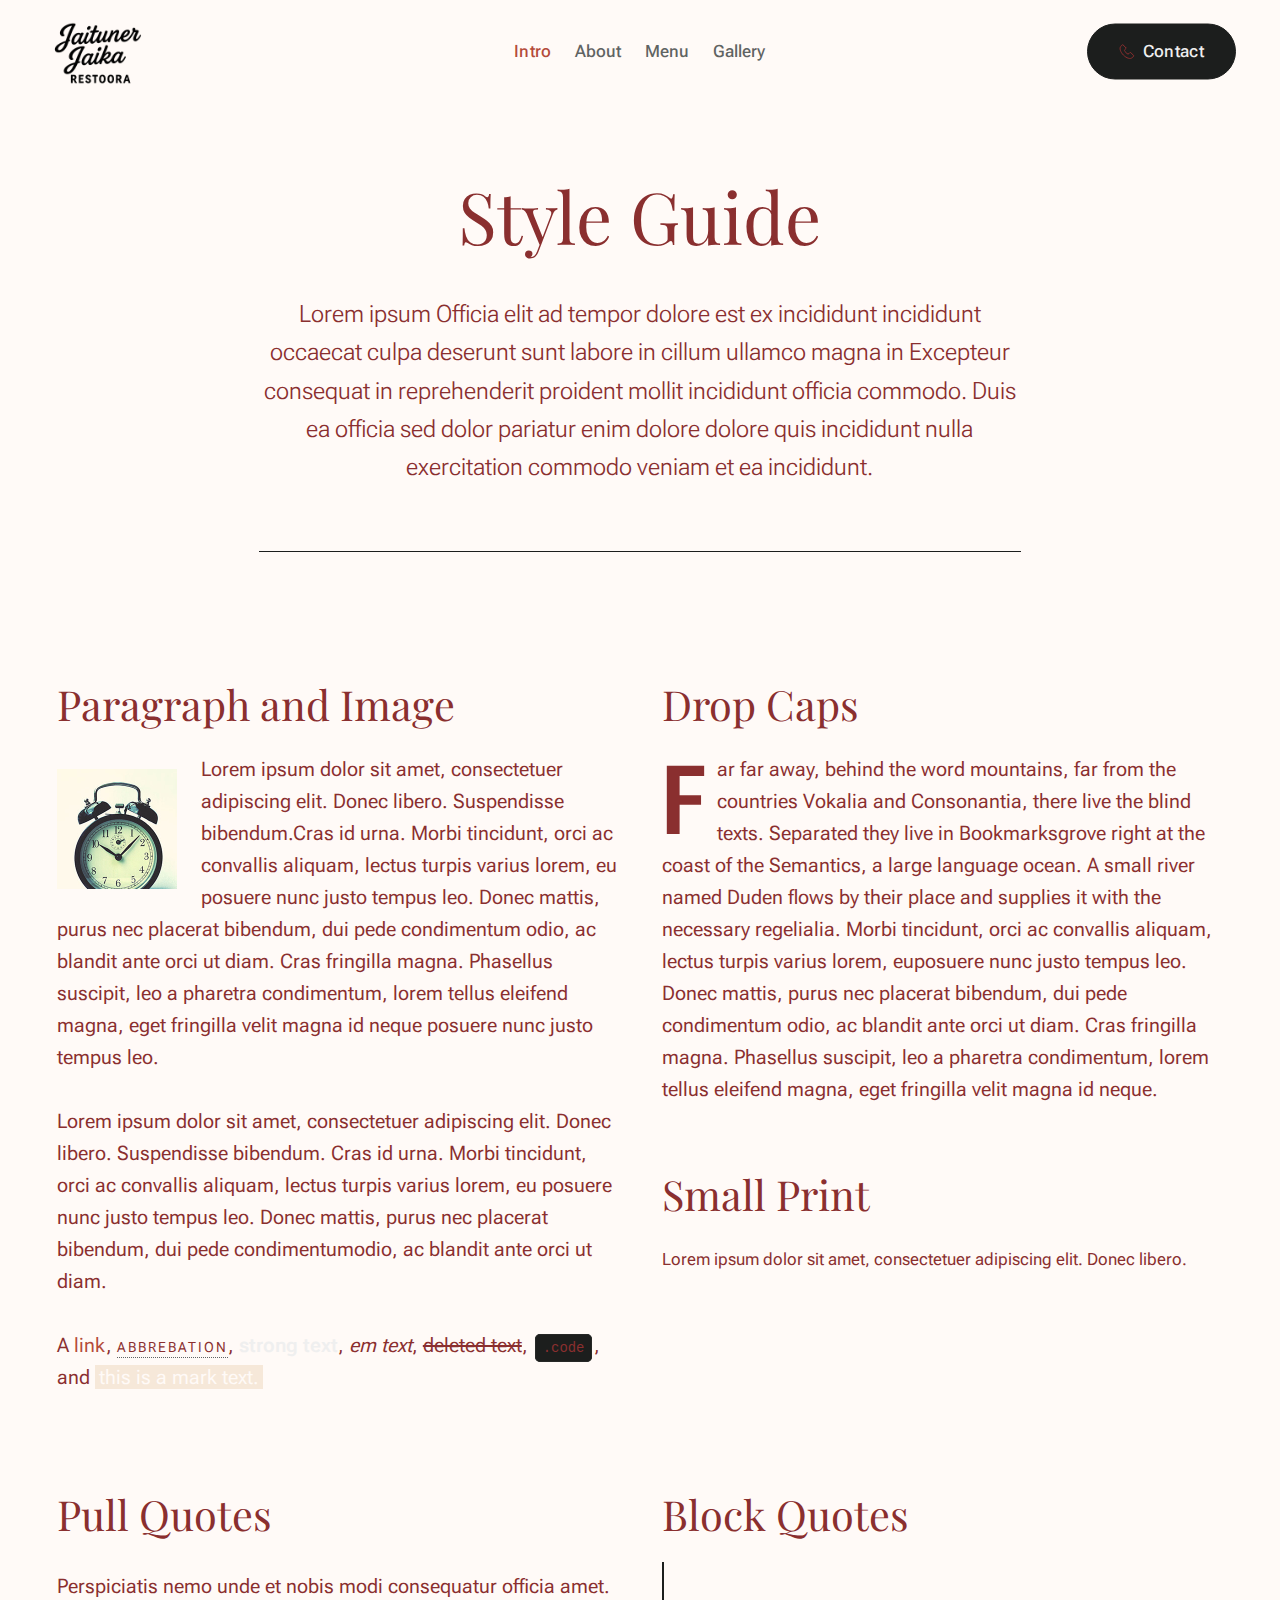
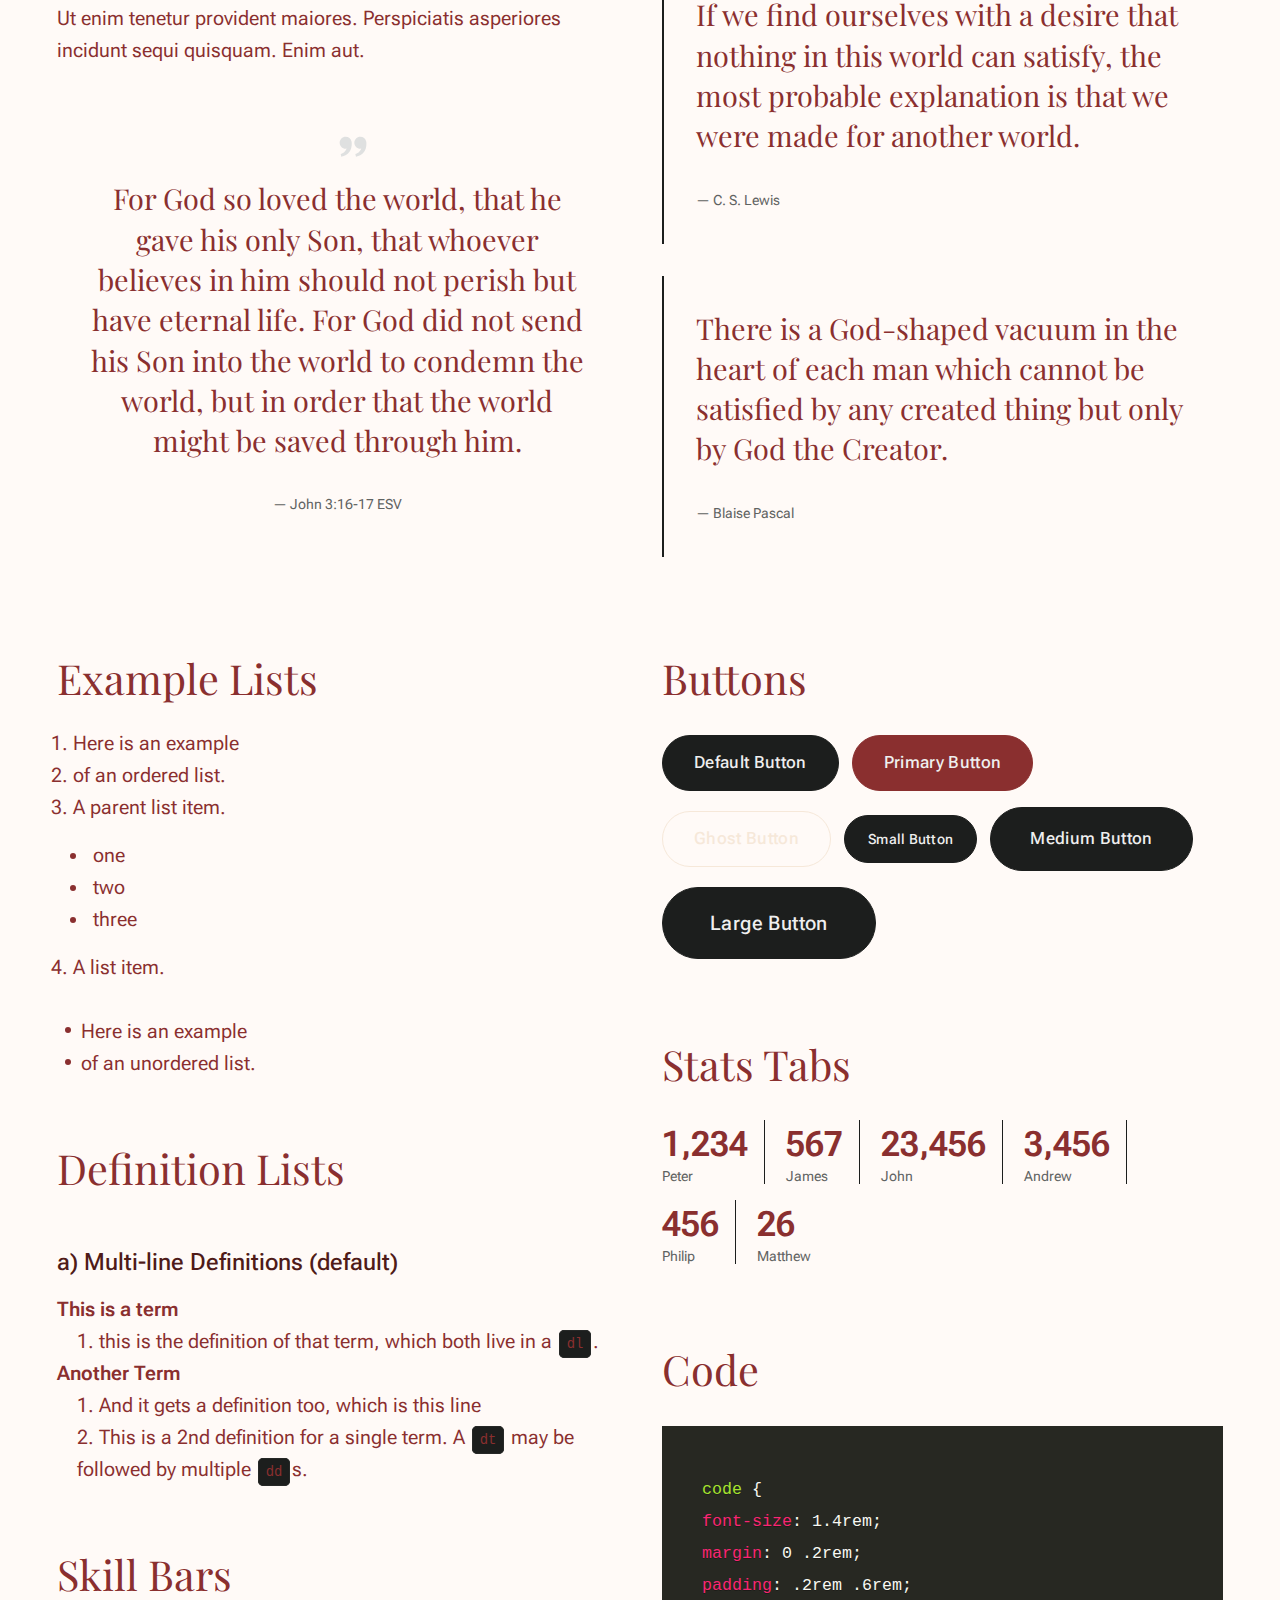
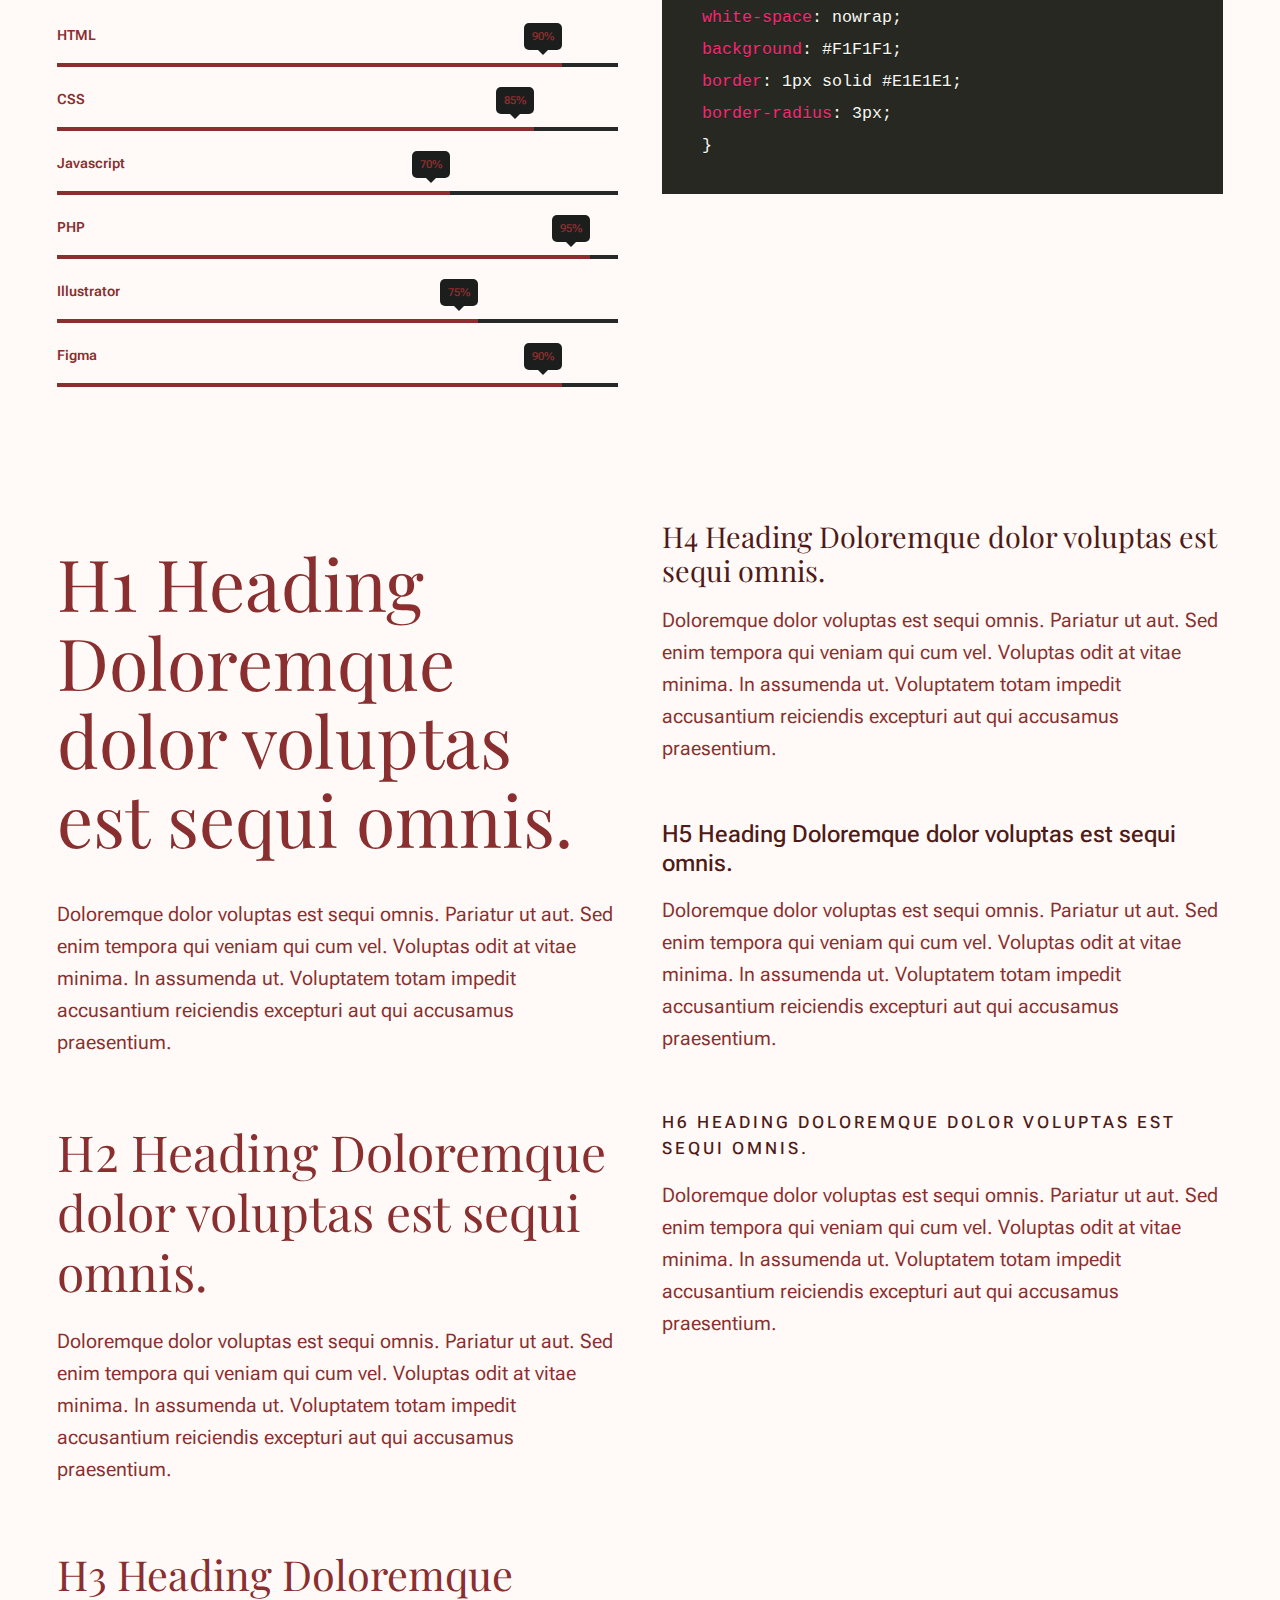
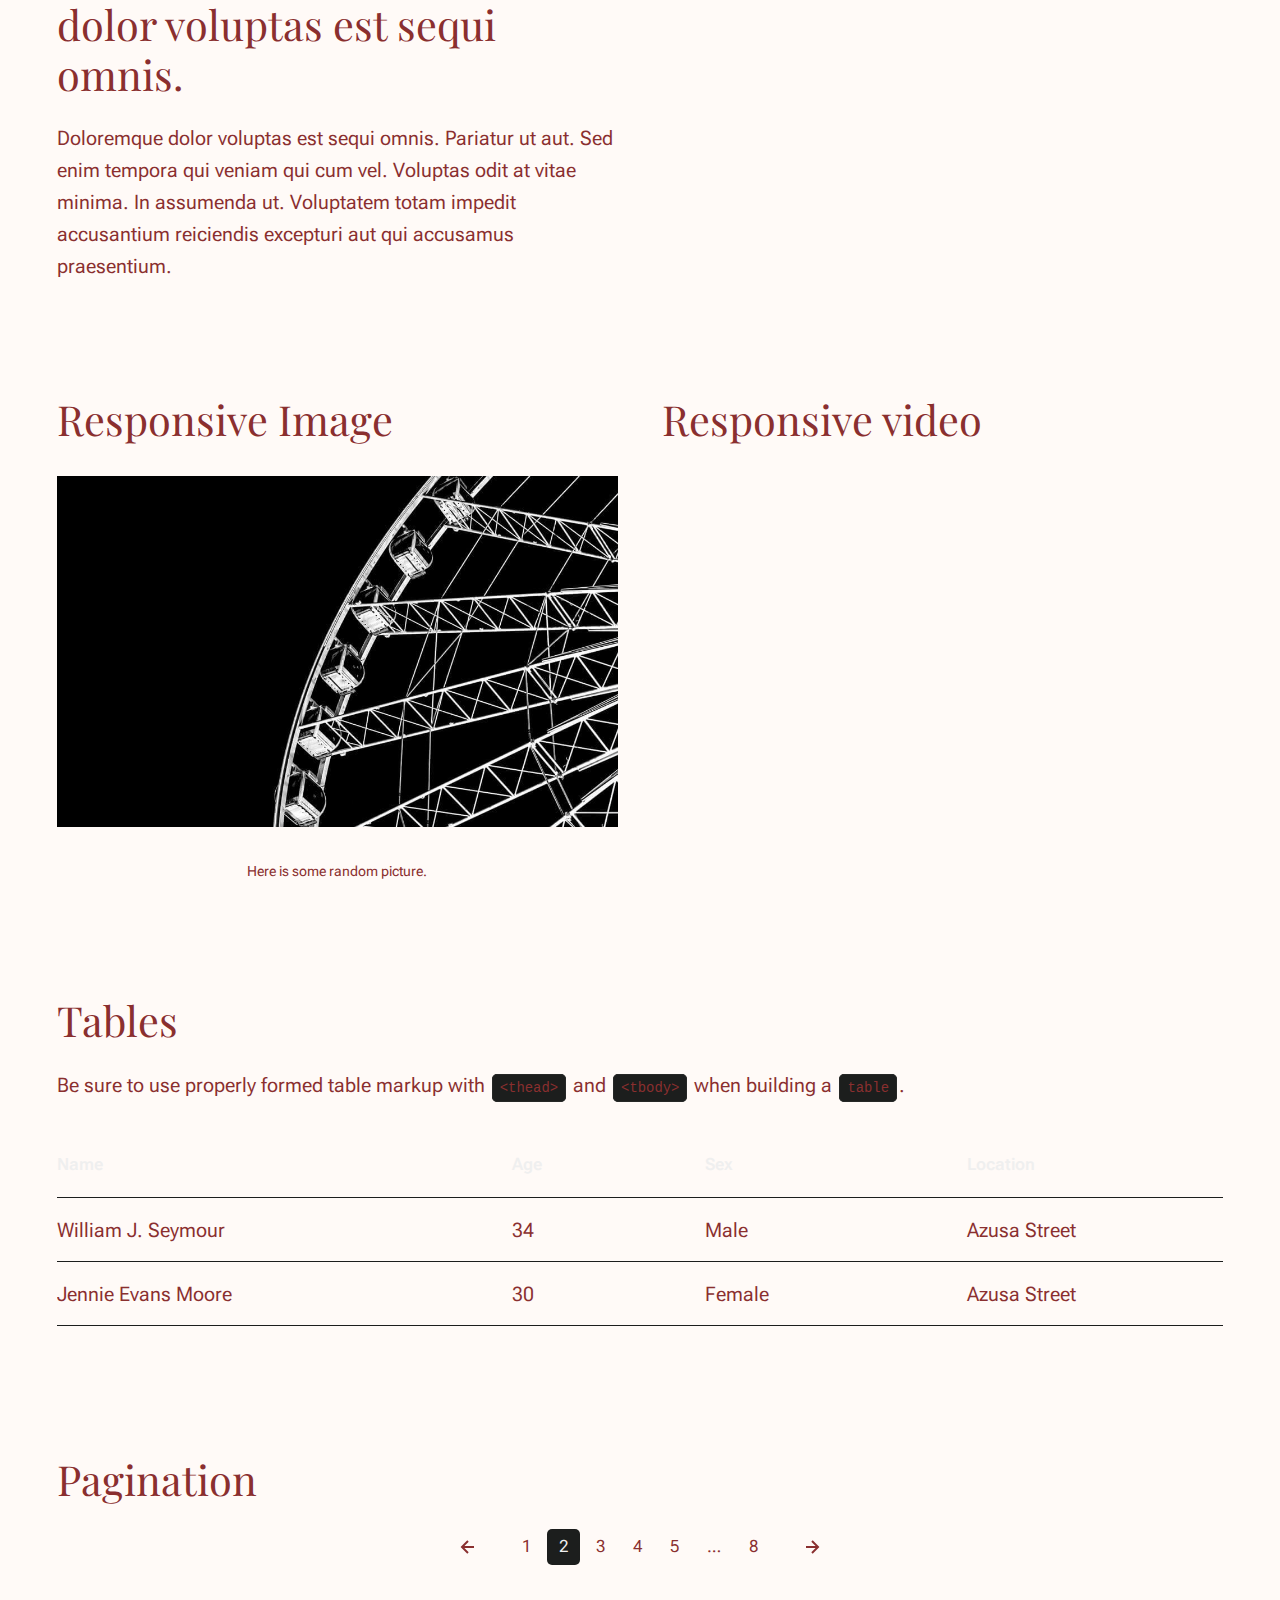
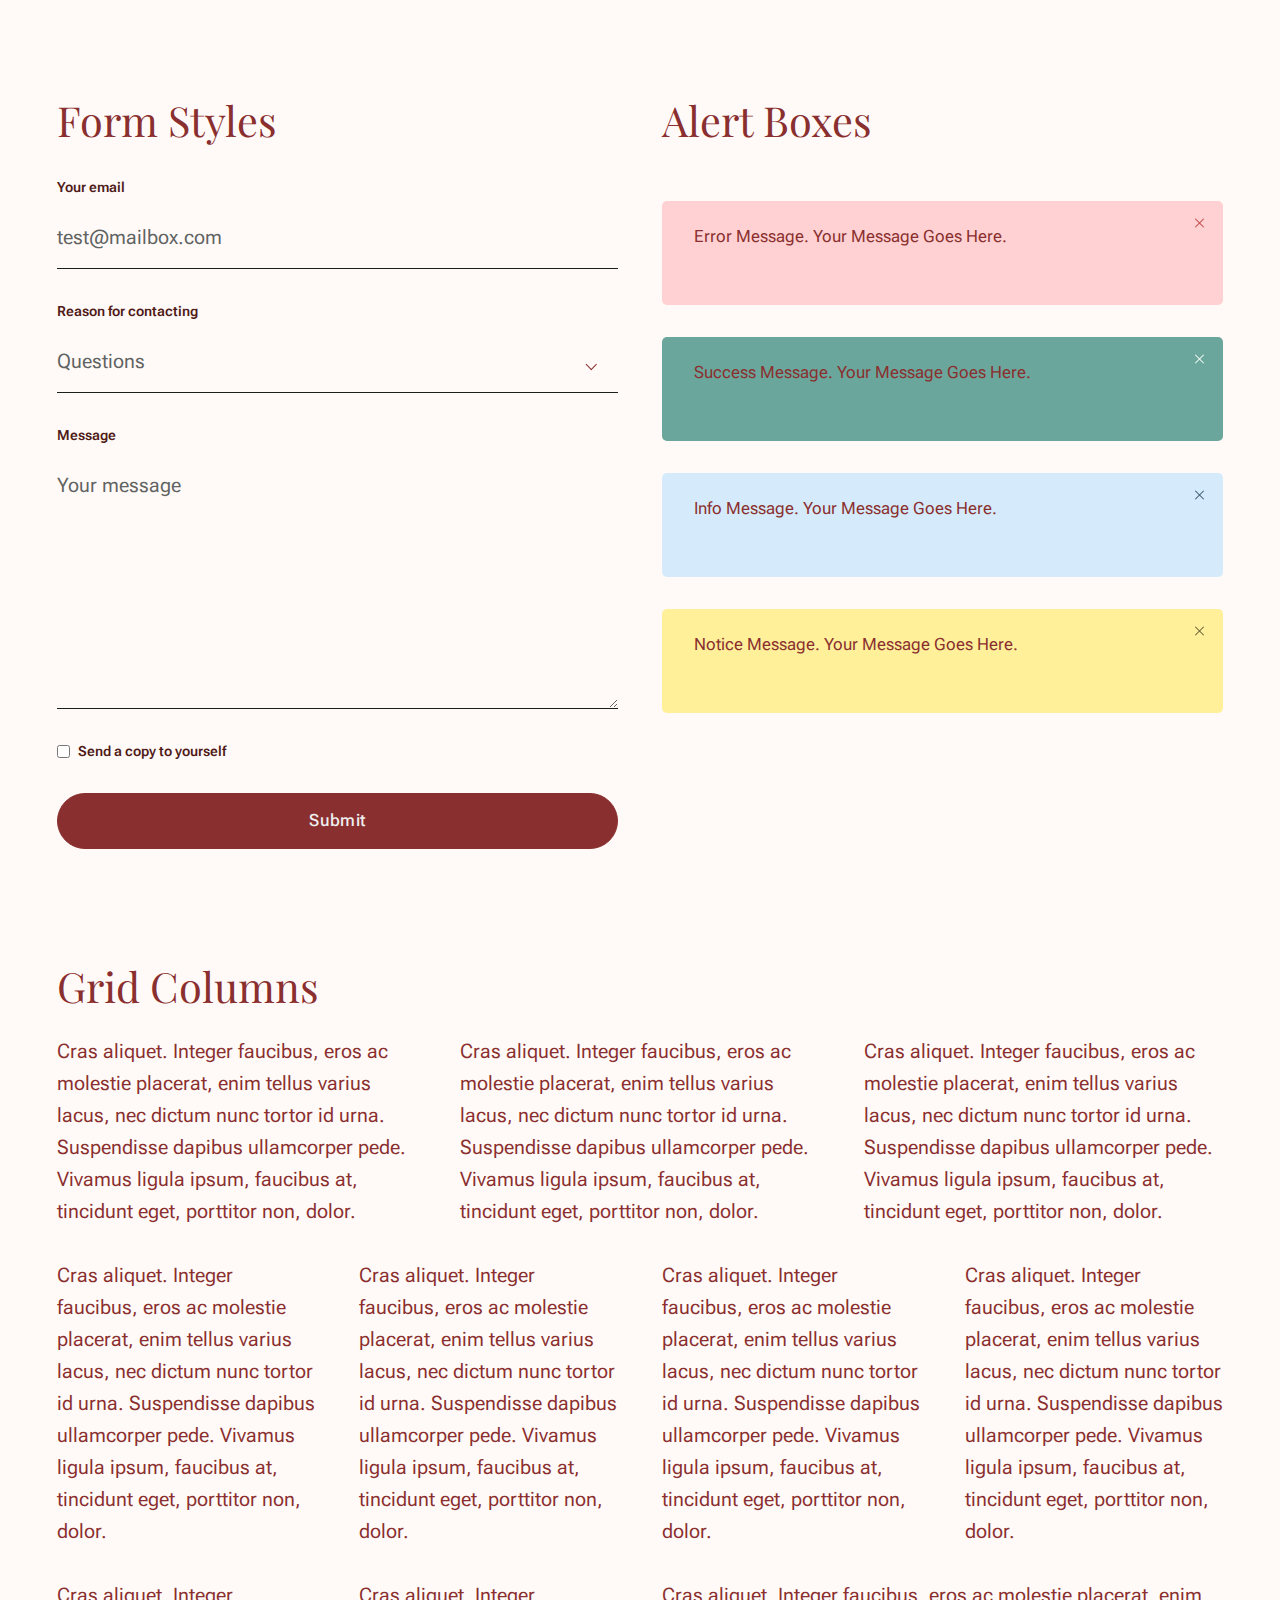
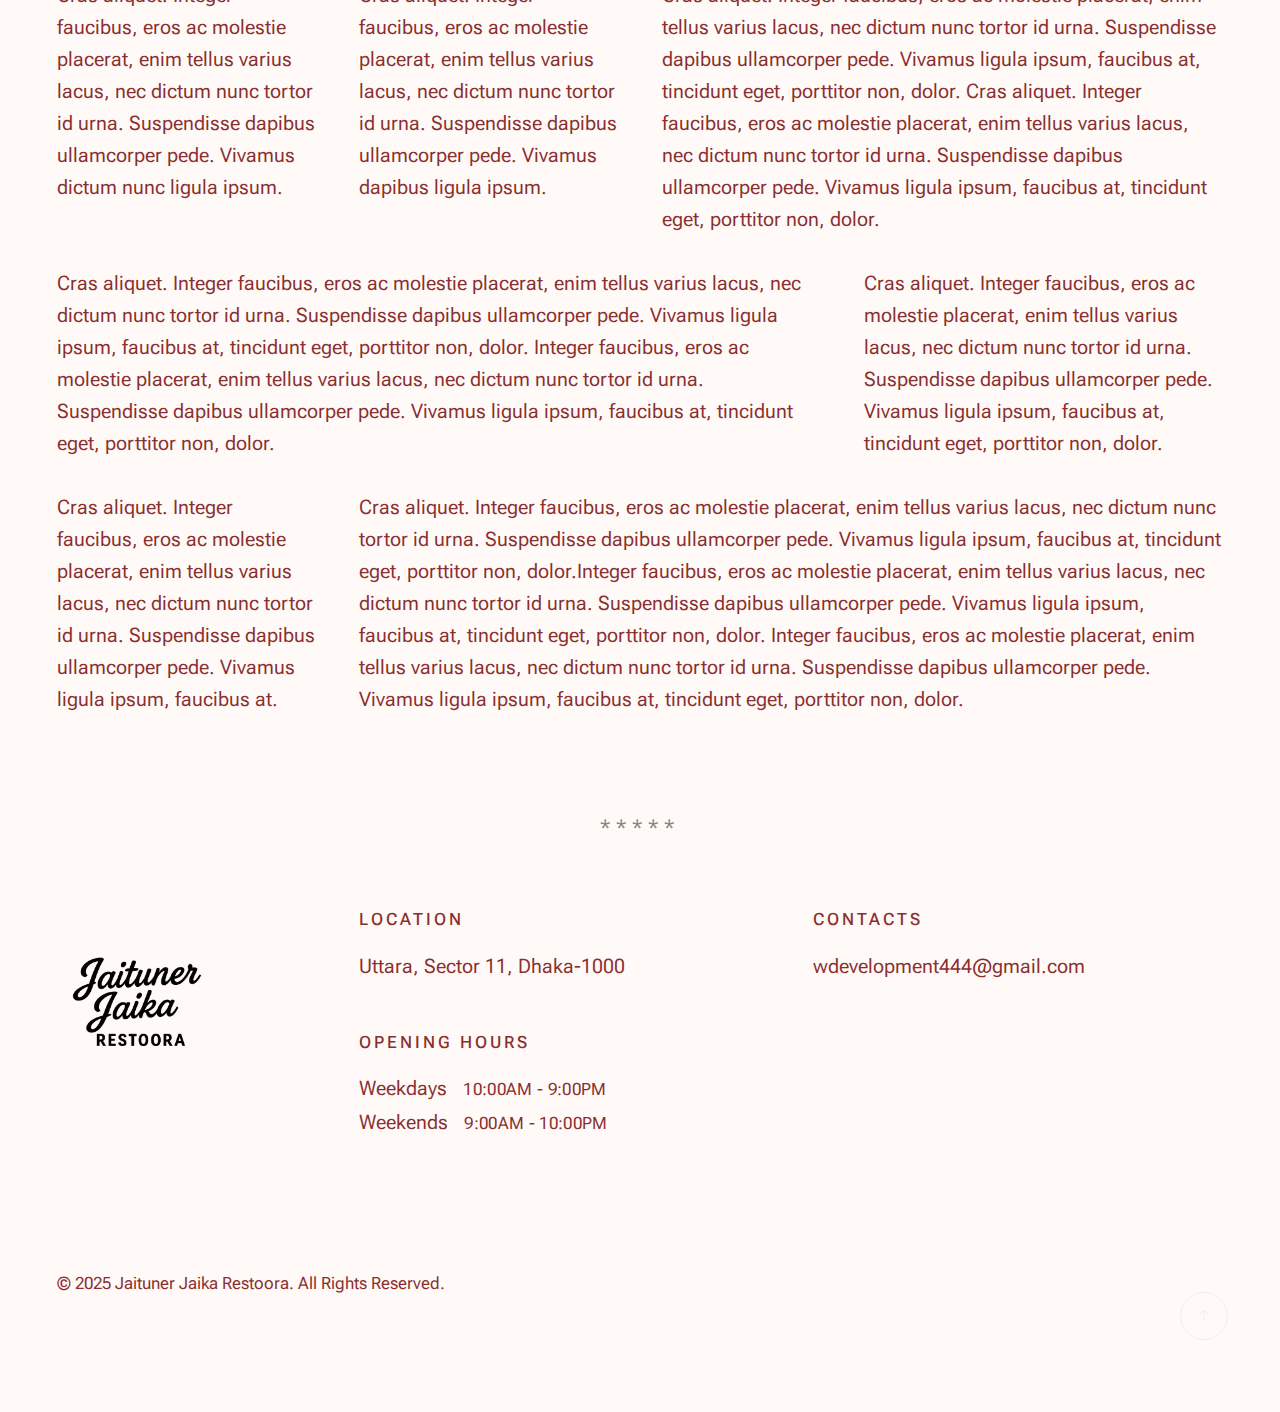
<file: styles.html>
<!DOCTYPE html>
<html lang="en" class="no-js" >
<head>

    <!--- basic page needs
    ================================================== -->
    <meta charset="utf-8">
    <meta name="viewport" content="width=device-width, initial-scale=1">
    <title>Style Guide - Jaituner Jaika Restoora</title>

    <script>
        document.documentElement.classList.remove('no-js');
        document.documentElement.classList.add('js');
    </script>

    <!-- CSS
    ================================================== -->
    <link rel="stylesheet" href="css/vendor.css">
    <link rel="stylesheet" href="css/styles.css">

    <style>
        .s-pageheader {
            padding-top: var(--vspace-3);
        }
        .s-pagecontent {
            /* padding-bottom: var(--vspace-4); */
        }
    </style>

    <!-- favicons
    ================================================== -->
    <link rel="icon" type="image/png" href="images/favicon.png">
    <link rel="manifest" href="site.webmanifest">

<link rel="stylesheet" href="css/custom-theme.css">
</head>


<body id="top">
    
    <!-- preloader
    ================================================== -->
    <div id="preloader">
        <div id="loader" class="dots-fade">
            <div></div>
            <div></div>
            <div></div>
        </div>
    </div>   

    <!-- page wrap
    ================================================== -->
    <div id="page" class="s-pagewrap">

        
        <!-- # site header 
        ================================================== -->
        <header class="s-header">

            <div class="container s-header__content">
                
                <div class="s-header__block">
                    <div class="header-logo">
                        <a class="logo" href="index.html">
                            <img src="images/logo.png" alt="Homepage">
                        </a>
                    </div>
                    <a class="header-menu-toggle" href="#0"><span>Menu</span></a>
                </div> <!-- end s-header__block -->
            
                <nav class="header-nav">    
                    <ul class="header-nav__links">
                        <li class="current"><a class="smoothscroll" href="#intro">Intro</a></li>
                        <li><a class="smoothscroll" href="#about">About</a></li>
                        <li><a class="smoothscroll" href="#menu">Menu</a></li>
                        <li><a class="smoothscroll" href="#gallery">Gallery</a></li>
                    </ul> <!-- end header-nav__links -->  
                    
                    <div class="header-contact">
                        <a href="./contact.html" class="header-contact__num btn">
                            <svg id="Layer_1" data-name="Layer 1" xmlns="http://www.w3.org/2000/svg" viewBox="0 0 24 24" stroke-width="1.5" width="24" height="24" color="#000000"><defs><style>.cls-6376396cc3a86d32eae6f0dc-1{fill:none;stroke:currentColor;stroke-miterlimit:10;}</style></defs><path class="cls-6376396cc3a86d32eae6f0dc-1" d="M19.64,21.25c-2.54,2.55-8.38.83-13-3.84S.2,6.9,2.75,4.36L5.53,1.57,10.9,6.94l-2,2A2.18,2.18,0,0,0,8.9,12L12,15.1a2.18,2.18,0,0,0,3.07,0l2-2,5.37,5.37Z"></path></svg>
                            Contact
                        </a>
                    </div> <!-- end header-contact -->
                </nav> <!-- end header-nav -->         
            
            </div> <!-- end s-header__content -->

        </header> <!-- end s-header -->

        
        <!-- # main content
        ================================================== -->
        <article class="s-content container">

            <!-- ## pageheader -->
            <div class="row s-pageheader row-x-center">
                <div class="column xl-8 lg-10 md-12 s-pageheader__content u-text-center">
                    <h1>                        
                        Style Guide
                    </h1> 
                    
                    <p class="lead">Lorem ipsum Officia elit ad tempor dolore est ex incididunt incididunt occaecat culpa deserunt 
                    sunt labore in cillum ullamco magna in Excepteur consequat in reprehenderit proident mollit incididunt officia commodo.
                    Duis ea officia sed dolor pariatur enim dolore dolore quis incididunt nulla exercitation commodo veniam et ea incididunt.
                    </p>

                    <hr>
                </div>
            </div> <!-- end s-pageheader -->
            
            <!-- ## pagecontent -->
            <section class="s-pagecontent">                
        
                <div class="row">
        
                    <div class="column xl-6 md-12">
        
                        <h3>Paragraph and Image</h3>
        
                        <p><a href="#"><img width="120" height="120" class="u-pull-left" alt="sample-image" src="images/sample-image.jpg"></a>
                        Lorem ipsum dolor sit amet, consectetuer adipiscing elit. Donec libero. Suspendisse bibendum.Cras id urna. Morbi 
                        tincidunt, orci ac convallis aliquam, lectus turpis varius lorem, eu posuere nunc justo tempus leo. Donec mattis, 
                        purus nec placerat bibendum, dui pede condimentum odio, ac blandit ante orci ut diam. Cras fringilla magna. 
                        Phasellus suscipit, leo a pharetra condimentum, lorem tellus eleifend magna, eget fringilla velit magna id 
                        neque posuere nunc justo tempus leo. </p>
        
                        <p>
                        Lorem ipsum dolor sit amet, consectetuer adipiscing elit. Donec libero. Suspendisse bibendum. Cras id urna. 
                        Morbi tincidunt, orci ac convallis aliquam, lectus turpis varius lorem, eu posuere nunc justo tempus leo. 
                        Donec mattis, purus nec placerat bibendum, dui pede condimentumodio, ac blandit ante orci ut diam.	
                        </p>
        
                        <p>A <a href="#">link</a>,
                        <abbr title="this really isn't a very good description">abbrebation</abbr>,
                        <strong>strong text</strong>,
                        <em>em text</em>,
                        <del>deleted text</del>,                         
                        <code>.code</code>, and
                        <mark>this is a mark text.</mark>
                        </p>
        
                    </div>
        
                    <div class="column xl-6 md-12">
        
                        <h3>Drop Caps</h3>
        
                        <p class="drop-cap">Far far away, behind the word mountains, far from the countries Vokalia and Consonantia,
                        there live the blind texts. Separated they live in Bookmarksgrove right at the coast of the
                        Semantics, a large language ocean. A small river named Duden flows by their place and supplies it with the 
                        necessary regelialia. Morbi tincidunt, orci ac convallis aliquam, lectus turpis varius lorem, 
                        euposuere nunc justo tempus leo. Donec mattis, purus nec placerat bibendum, dui pede condimentum odio, 
                        ac blandit ante orci ut diam. Cras fringilla magna. Phasellus suscipit, leo a pharetra condimentum, 
                        lorem tellus eleifend magna, eget fringilla velit magna id neque.
                        </p>
        
                        <h3>Small Print</h3>
        
                        <p><small>Lorem ipsum dolor sit amet, consectetuer adipiscing elit. Donec libero.</small></p>                    
                 
                    </div>
        
                </div> <!-- end row -->
        
                <div class="row">
        
                    <div class="column xl-6 md-12">
        
                        <h3 class="u-add-bottom">Pull Quotes</h3>
        
                        <p>
                        Perspiciatis nemo unde et nobis modi consequatur officia amet. Ut enim 
                        tenetur provident maiores. Perspiciatis asperiores incidunt sequi 
                        quisquam. Enim aut. 
                        </p>
        
                        <figure class="pull-quote">
                            <blockquote>                                

                                <p>
                                For God so loved the world, that he gave his only Son, that whoever believes in 
                                him should not perish but have eternal life. For God did not send his Son into 
                                the world to condemn the world, but in order that the world might be 
                                saved through him.
                                </p>
            
                                <footer>
                                    <cite>
                                        John 3:16-17 ESV
                                    </cite>
                                </footer>
                            </blockquote>
                        </figure>        
        
                    </div>
        
                    <div class="column xl-6 md-12">
        
                        <h3 class="h-add-bottom">Block Quotes</h3>
        
                        <blockquote cite="http://where-i-got-my-info-from.com">
                            <p>
                            If we find ourselves with a desire that nothing in this world can satisfy, 
                            the most probable explanation is that we were made for another world.
                            </p>
    
                            <footer>
                                <cite>
                                    <a href="#0">C. S. Lewis</a>
                                </cite>
                            </footer>        
                        </blockquote>
        
                        <blockquote>
                            <p>There is a God-shaped vacuum in the heart of each man which cannot be satisfied 
                            by any created thing but only by God the Creator.</p>
        
                            <footer>
                                <cite>Blaise Pascal</cite>
                            </footer>        
                        </blockquote>
        
                    </div>
        
                </div> <!-- end row -->
        
                <div class="row u-add-half-bottom">
        
                    <div class="column xl-6 md-12">
        
                        <h3>Example Lists</h3>
        
                        <ol>
                            <li>Here is an example</li>
                            <li>of an ordered list.</li>
                            <li>A parent list item.
                                <ul>
                                    <li>one</li>
                                    <li>two</li>
                                    <li>three</li>
                                </ul>
                                </li>
                                <li>A list item.</li>
                            </ol>
        
                        <ul class="disc">
                            <li>Here is an example</li>
                            <li>of an unordered list.</li>
                        </ul>
        
                        <h3>Definition Lists</h3>
        
                        <h5>a) Multi-line Definitions (default) </h5>
        
                        <dl class="dictionary-style">
                            <dt><strong>This is a term</strong></dt>
                                <dd>this is the definition of that term, which both live in a <code>dl</code>.</dd>
                            <dt><strong>Another Term</strong></dt>
                                <dd>And it gets a definition too, which is this line</dd>
                                <dd>This is a 2<sup>nd</sup> definition for a single term. A <code>dt</code> may be followed by multiple <code>dd</code>s.</dd>
                        </dl>
        
                        <h3 class="u-add-bottom">Skill Bars</h3>
        
                        <ul class="skill-bars">
                            <li>
                            <div class="progress percent90"><span>90%</span></div>
                            <strong>HTML</strong>
                            </li>
                            <li>
                            <div class="progress percent85"><span>85%</span></div>
                            <strong>CSS</strong>
                            </li>
                            <li>
                            <div class="progress percent70"><span>70%</span></div>
                            <strong>Javascript</strong>
                            </li>
                            <li>
                            <div class="progress percent95"><span>95%</span></div>
                            <strong>PHP</strong>
                            </li>
                            <li>
                            <div class="progress percent75"><span>75%</span></div>
                            <strong>Illustrator</strong>
                            </li>
                            <li>
                            <div class="progress percent90"><span>90%</span></div>
                            <strong>Figma</strong>
                            </li>
                        </ul>
        
                    </div>
        
                    <div class="column xl-6 md-12">
        
                        <h3 class="u-add-bottom">Buttons</h3>
        
                        <p>
                            <a class="btn" href="#0">Default Button</a>
                            <a class="btn btn--primary" href="#0">Primary Button</a>
                            <a class="btn btn--ghost" href="#0">Ghost Button</a>
                            <a class="btn btn--small" href="#0">Small Button</a>
                            <a class="btn btn--medium" href="#0">Medium Button</a>
                            <a class="btn btn--large" href="#0">Large Button</a>  
                        </p>
        
                        <h3>Stats Tabs</h3>
        
                        <ul class="stats-tabs">
                            <li><a href="#0">1,234 <em>Peter</em></a></li>
                            <li><a href="#0">567 <em>James</em></a></li>
                            <li><a href="#0">23,456 <em>John</em></a></li>
                            <li><a href="#0">3,456 <em>Andrew</em></a></li>
                            <li><a href="#0">456 <em>Philip</em></a></li>
                            <li><a href="#0">26 <em>Matthew</em></a></li>
                        </ul>
        
                        <h3 class="u-add-bottom">Code</h3>
        
<pre><code class="language-css">
    code {
    font-size: 1.4rem;
    margin: 0 .2rem;
    padding: .2rem .6rem;
    white-space: nowrap;
    background: #F1F1F1;
    border: 1px solid #E1E1E1;	
    border-radius: 3px;
    }
</code></pre>
        
                    </div>
        
                </div> <!-- end row -->
        
                <div class="row u-add-half-bottom">
        
                    <div class="column xl-6 md-12">
                            
                        <h1>H1 Heading Doloremque dolor voluptas est sequi omnis.</h1>
                        <p>Doloremque dolor voluptas est sequi omnis. Pariatur ut aut. Sed enim tempora qui veniam qui cum vel. 
                        Voluptas odit at vitae minima. In assumenda ut. Voluptatem totam impedit accusantium reiciendis excepturi aut qui accusamus praesentium.</p>
        
                        <h2>H2 Heading Doloremque dolor voluptas est sequi omnis.</h2>
                        <p>Doloremque dolor voluptas est sequi omnis. Pariatur ut aut. Sed enim tempora qui veniam qui cum vel. 
                        Voluptas odit at vitae minima. In assumenda ut. Voluptatem totam impedit accusantium reiciendis excepturi aut qui accusamus praesentium.</p>
        
                        <h3>H3 Heading Doloremque dolor voluptas est sequi omnis.</h3>
                        <p>Doloremque dolor voluptas est sequi omnis. Pariatur ut aut. Sed enim tempora qui veniam qui cum vel. 
                        Voluptas odit at vitae minima. In assumenda ut. Voluptatem totam impedit accusantium reiciendis excepturi aut qui accusamus praesentium.</p>
                                
                    </div>
        
                    <div class="column xl-6 md-12">
                        <h4>H4 Heading Doloremque dolor voluptas est sequi omnis.</h4>
                        <p>Doloremque dolor voluptas est sequi omnis. Pariatur ut aut. Sed enim tempora qui veniam qui cum vel. 
                        Voluptas odit at vitae minima. In assumenda ut. Voluptatem totam impedit accusantium reiciendis excepturi aut qui accusamus praesentium.</p>
        
                        <h5>H5 Heading Doloremque dolor voluptas est sequi omnis.</h5>
                        <p>Doloremque dolor voluptas est sequi omnis. Pariatur ut aut. Sed enim tempora qui veniam qui cum vel. 
                        Voluptas odit at vitae minima. In assumenda ut. Voluptatem totam impedit accusantium reiciendis excepturi aut qui accusamus praesentium.</p>
        
                        <h6>H6 Heading Doloremque dolor voluptas est sequi omnis.</h6>
                        <p>Doloremque dolor voluptas est sequi omnis. Pariatur ut aut. Sed enim tempora qui veniam qui cum vel. 
                        Voluptas odit at vitae minima. In assumenda ut. Voluptatem totam impedit accusantium reiciendis excepturi aut qui accusamus praesentium.</p>
    
                    </div>
        
                </div> <!-- end row -->
        
                <div class="row u-add-half-bottom">
        
                    <div class="column xl-6 md-12">        
                        <h3 class="u-add-bottom">Responsive Image</h3>
        
                        <figure>
                            <img src="images/wheel-500.jpg" 
                                 srcset="images/wheel-1000.jpg 1000w, 
                                 images/wheel-500.jpg 500w" 
                                 sizes="(max-width: 1000px) 100vw, 1000px" alt="">
        
                            <figcaption>
                                Here is some random picture.
                            </figcaption>
                        </figure>        
                    </div>
        
                    <div class="column xl-6 md-12">        
                        <h3 class="u-add-bottom">Responsive video</h3>
        
                        <div class="video-container">
                        <!-- <iframe src="https://player.vimeo.com/video/14592941?color=00a650&title=0&byline=0&portrait=0" width="500" height="281" frameborder="0" webkitallowfullscreen mozallowfullscreen allowfullscreen></iframe>  -->
                            <iframe width="560" height="315" src="https://www.youtube.com/embed/tfxgjwLSq_E?si=irgF6oGjYZfMnIiN&amp;controls=0" title="YouTube video player" frameborder="0" allow="accelerometer; autoplay; clipboard-write; encrypted-media; gyroscope; picture-in-picture; web-share" referrerpolicy="strict-origin-when-cross-origin" allowfullscreen></iframe>
                        </div>        
                    </div>
                    
                </div> <!-- end row -->
        
                <div class="row u-add-bottom">
        
                    <div class="column xl-12">
        
                        <h3>Tables</h3>
                        <p>Be sure to use properly formed table markup with <code>&lt;thead&gt;</code> and <code>&lt;tbody&gt;</code> when building a <code>table</code>.</p>
        
                        <div class="table-responsive">
        
                            <table>
                                    <thead>
                                    <tr>
                                        <th>Name</th>
                                        <th>Age</th>
                                        <th>Sex</th>
                                        <th>Location</th>
                                    </tr>
                                    </thead>
                                    <tbody>
                                    <tr>
                                        <td>William J. Seymour</td>
                                        <td>34</td>
                                        <td>Male</td>
                                        <td>Azusa Street</td>
                                    </tr>
                                    <tr>
                                        <td>Jennie Evans Moore</td>
                                        <td>30</td>
                                        <td>Female</td>
                                        <td>Azusa Street</td>
                                    </tr>
                                    </tbody>
                            </table>
        
                        </div>
        
                    </div>
                    
                </div> <!-- end row -->
        
                <div class="row">
        
                    <div class="column xl-12">
                        <h3>Pagination</h3>
        
                        <nav class="pgn">
                            <ul>
                                <li>
                                    <a class="pgn__prev" href="#0">
                                        <svg xmlns="http://www.w3.org/2000/svg" width="24" height="24" viewBox="0 0 24 24"><path d="M12.707 17.293L8.414 13H18v-2H8.414l4.293-4.293-1.414-1.414L4.586 12l6.707 6.707z"/></svg>
                                    </a>
                                </li>
                                <li><a class="pgn__num" href="#0">1</a></li>
                                <li><span class="pgn__num current">2</span></li>
                                <li><a class="pgn__num" href="#0">3</a></li>
                                <li><a class="pgn__num" href="#0">4</a></li>
                                <li><a class="pgn__num" href="#0">5</a></li>
                                <li><span class="pgn__num dots">…</span></li>
                                <li><a class="pgn__num" href="#0">8</a></li>
                                <li>
                                    <a class="pgn__next" href="#0">
                                        <svg xmlns="http://www.w3.org/2000/svg" width="24" height="24" viewBox="0 0 24 24"><path d="M11.293 17.293l1.414 1.414L19.414 12l-6.707-6.707-1.414 1.414L15.586 11H6v2h9.586z"/></svg>
                                    </a>
                                </li>
                            </ul>
                        </nav>
                    </div>
        
                </div> <!-- end row -->
        
                <div class="row">
        
                    <div class="column xl-6 md-12">
        
                        <h3 class="u-add-bottom">Form Styles</h3>
        
                        <form>
                            <div>
                                <label for="sampleInput">Your email</label>
                                <input class="u-fullwidth" type="email" placeholder="test@mailbox.com" id="sampleInput">
                            </div>
                            <div>
                                <label for="sampleRecipientInput">Reason for contacting</label>
                                <div class="ss-custom-select">
                                    <select class="u-fullwidth" id="sampleRecipientInput">
                                        <option value="Option 1">Questions</option>
                                        <option value="Option 2">Report</option>
                                        <option value="Option 3">Others</option>
                                    </select>
                                </div>
                            </div>
                            
                            <label for="exampleMessage">Message</label>
                            <textarea class="u-fullwidth" placeholder="Your message" id="exampleMessage"></textarea>
        
                            <label class="u-add-bottom">
                                <input type="checkbox">
                                <span class="label-text">Send a copy to yourself</span>
                            </label>
                        
                            <input class="btn--primary u-fullwidth" type="submit" value="Submit">
                        </form>
        
                    </div>
        
                    <div class="column xl-6 md-12">
        
                        <h3>Alert Boxes</h3>
        
                        <br>
                        
                        <div class="alert-box alert-box--error">
                            <p>Error Message. Your Message Goes Here.</p>
                            <span class="alert-box__close"></span>
                        </div><!-- end error -->
                                
                        <div class="alert-box alert-box--success">
                            <p>Success Message. Your Message Goes Here.</p>
                            <span class="alert-box__close"></span>
                        </div><!-- end success -->
                                
                        <div class="alert-box alert-box--info">
                            <p>Info Message. Your Message Goes Here.</p>
                            <span class="alert-box__close"></span>
                        </div><!-- end info -->
                                
                        <div class="alert-box alert-box--notice">
                            <p>Notice Message. Your Message Goes Here.</p>
                            <span class="alert-box__close"></span>
                        </div><!-- end notice -->
                    
                    </div>
        
                </div> <!-- end row -->
    
                <div class="row">
                
                    <div class="xl-12 column">
                        <h3>Grid Columns</h3>
                    </div>
        
                </div> <!-- Row End-->
        
                <div class="row">
        
                    <div class="xl-4 md-12 column">
                        <p>
                        Cras aliquet. Integer faucibus, eros ac molestie placerat, enim tellus varius lacus,
                        nec dictum nunc tortor id urna. Suspendisse dapibus ullamcorper pede. Vivamus ligula ipsum,
                        faucibus at, tincidunt eget, porttitor non, dolor. 
                        </p>
                    </div>
        
                    <div class="xl-4 md-12 column">
                        <p>
                        Cras aliquet. Integer faucibus, eros ac molestie placerat, enim tellus varius lacus,
                        nec dictum nunc tortor id urna. Suspendisse dapibus ullamcorper pede. Vivamus ligula ipsum,
                        faucibus at, tincidunt eget, porttitor non, dolor. 
                        </p>
                    </div>
        
                    <div class="xl-4 md-12 column">
                        <p>
                        Cras aliquet. Integer faucibus, eros ac molestie placerat, enim tellus varius lacus,
                        nec dictum nunc tortor id urna. Suspendisse dapibus ullamcorper pede. Vivamus ligula ipsum,
                        faucibus at, tincidunt eget, porttitor non, dolor. 
                        </p>
                    </div>
        
                </div>
        
                <div class="row">
        
                    <div class="xl-3 md-6 tab-12 column">
                        <p>
                        Cras aliquet. Integer faucibus, eros ac molestie placerat, enim tellus varius lacus,
                        nec dictum nunc tortor id urna. Suspendisse dapibus ullamcorper pede. Vivamus ligula ipsum,
                        faucibus at, tincidunt eget, porttitor non, dolor. 
                        </p>
                    </div>
        
                    <div class="xl-3 md-6 tab-12 column">
                        <p>
                        Cras aliquet. Integer faucibus, eros ac molestie placerat, enim tellus varius lacus,
                        nec dictum nunc tortor id urna. Suspendisse dapibus ullamcorper pede. Vivamus ligula ipsum,
                        faucibus at, tincidunt eget, porttitor non, dolor. 
                        </p>
                    </div>
        
                    <div class="xl-3 md-6 tab-12 column">
                        <p>
                        Cras aliquet. Integer faucibus, eros ac molestie placerat, enim tellus varius lacus,
                        nec dictum nunc tortor id urna. Suspendisse dapibus ullamcorper pede. Vivamus ligula ipsum,
                        faucibus at, tincidunt eget, porttitor non, dolor. 
                        </p>
                    </div>
        
                    <div class="xl-3 md-6 tab-12 column">
                        <p>
                        Cras aliquet. Integer faucibus, eros ac molestie placerat, enim tellus varius lacus,
                        nec dictum nunc tortor id urna. Suspendisse dapibus ullamcorper pede. Vivamus ligula ipsum,
                        faucibus at, tincidunt eget, porttitor non, dolor. 
                        </p>
                    </div>
        
                </div>
        
                <div class="row">
        
                    <div class="xl-6 tab-12 column">
                        <div class="row">
                            <div class="column xl-6 md-12">
                                <p>
                                    Cras aliquet. Integer faucibus, eros ac molestie placerat, enim tellus varius lacus,
                                    nec dictum nunc tortor id urna. Suspendisse dapibus ullamcorper pede. Vivamus dictum nunc ligula ipsum. 
                                    </p>
                            </div>
                            <div class="column xl-6 md-12">
                                <p>
                                    Cras aliquet. Integer faucibus, eros ac molestie placerat, enim tellus varius lacus,
                                    nec dictum nunc tortor id urna. Suspendisse dapibus ullamcorper pede. Vivamus dapibus ligula ipsum. 
                                    </p>
                            </div>
                        </div>                
                    </div>
        
                    <div class="xl-6 tab-12 column">
                        <p>
                        Cras aliquet. Integer faucibus, eros ac molestie placerat, enim tellus varius lacus,
                        nec dictum nunc tortor id urna. Suspendisse dapibus ullamcorper pede. Vivamus ligula ipsum,
                        faucibus at, tincidunt eget, porttitor non, dolor. Cras aliquet. Integer faucibus, eros ac molestie placerat, enim tellus varius lacus,
                        nec dictum nunc tortor id urna. Suspendisse dapibus ullamcorper pede. Vivamus ligula ipsum,
                        faucibus at, tincidunt eget, porttitor non, dolor. 
                        </p>
                    </div>
        
                </div>
        
                <div class="row">
        
                    <div class="xl-8 md-7 tab-12 column">
                        <p>
                        Cras aliquet. Integer faucibus, eros ac molestie placerat, enim tellus varius lacus,
                        nec dictum nunc tortor id urna. Suspendisse dapibus ullamcorper pede. Vivamus ligula ipsum,
                        faucibus at, tincidunt eget, porttitor non, dolor. Integer faucibus, eros ac molestie placerat, enim tellus varius lacus,
                        nec dictum nunc tortor id urna. Suspendisse dapibus ullamcorper pede. Vivamus ligula ipsum,
                        faucibus at, tincidunt eget, porttitor non, dolor.
                        </p>
                    </div>
        
                    <div class="xl-4 md-5 tab-12 column">
                        <p>
                        Cras aliquet. Integer faucibus, eros ac molestie placerat, enim tellus varius lacus,
                        nec dictum nunc tortor id urna. Suspendisse dapibus ullamcorper pede. Vivamus ligula ipsum,
                        faucibus at, tincidunt eget, porttitor non, dolor. 
                        </p>
                    </div>
        
                </div>
        
                <div class="row">
        
                    <div class="xl-3 md-5 tab-12 column">
                        <p>
                        Cras aliquet. Integer faucibus, eros ac molestie placerat, enim tellus varius lacus,
                        nec dictum nunc tortor id urna. Suspendisse dapibus ullamcorper pede. Vivamus ligula ipsum,
                        faucibus at. 
                        </p>
                    </div>
        
                    <div class="xl-9 md-7 tab-12 column">
                        <p>
                        Cras aliquet. Integer faucibus, eros ac molestie placerat, enim tellus varius lacus,
                        nec dictum nunc tortor id urna. Suspendisse dapibus ullamcorper pede. Vivamus ligula ipsum,
                        faucibus at, tincidunt eget, porttitor non, dolor.Integer faucibus, eros ac molestie placerat, enim tellus varius lacus,
                        nec dictum nunc tortor id urna. Suspendisse dapibus ullamcorper pede. Vivamus ligula ipsum,
                        faucibus at, tincidunt eget, porttitor non, dolor. Integer faucibus, eros ac molestie placerat, enim tellus varius lacus,
                        nec dictum nunc tortor id urna. Suspendisse dapibus ullamcorper pede. Vivamus ligula ipsum,
                        faucibus at, tincidunt eget, porttitor non, dolor.
                        </p>
                    </div>
        
                </div> 

                <hr class="fancy">

            </section> <!-- pagecontent --> 

        </article> <!-- end main content -->


        <!-- # footer 
        ================================================== -->
        <footer id="footer" class="container s-footer">           
              
           <div class="row s-footer__main">             
                <div class="column xl-3 lg-12 footer-block s-footer__main-start">     

                    <div class="s-footer__logo">
                        <a class="logo" href="index.html">
                            <img src="images/logo.png" alt="Homepage">
                        </a>
                    </div>  

                   

                </div> <!-- end s-footer__main-start -->
                

                <div class="column xl-9 lg-12 s-footer__main-end grid-cols grid-cols--wrap">

                    <div class="grid-cols__column footer-block">
                        <h6>Location</h6>
                        <p>
                        Uttara, Sector 11, Dhaka-1000
                        </p>
                    </div>
                    
                    <div class="grid-cols__column footer-block">
                        <h6>Contacts</h6>
                        <ul class="link-list">
                            <li><a href="mailto:wdevelopment444@gmail.com">wdevelopment444@gmail.com</a></li>
                        </ul>
                    </div>
                    
                    <div class="grid-cols__column footer-block">                   
                        <h6>Opening Hours</h6>
                        <ul class="opening-hours">
                            <li><span class="opening-hours__days">Weekdays</span><span class="opening-hours__time">10:00am - 9:00pm</span></li>
                            <li><span class="opening-hours__days">Weekends</span><span class="opening-hours__time">9:00am - 10:00pm</span></li>
                        </ul> 
                    </div>  

                </div> <!-- s-footer__main-end -->                  

            </div> <!-- end  s-footer__main-content -->

            <div class="row s-footer__bottom">
                <div class="column xl-12">
                    <p class="copyright">
                        © 2025 Jaituner Jaika Restoora. All Rights Reserved.
                    </p>
                </div>
            </div> <!-- end s-footer__bottom -->

            <div class="ss-go-top">
                <a class="smoothscroll" title="Back to Top" href="#top">                 
                    <svg clip-rule="evenodd" fill-rule="evenodd" stroke-linejoin="round" stroke-miterlimit="2" viewBox="0 0 24 24" xmlns="http://www.w3.org/2000/svg"><path d="m14.523 18.787s4.501-4.505 6.255-6.26c.146-.146.219-.338.219-.53s-.073-.383-.219-.53c-1.753-1.754-6.255-6.258-6.255-6.258-.144-.145-.334-.217-.524-.217-.193 0-.385.074-.532.221-.293.292-.295.766-.004 1.056l4.978 4.978h-14.692c-.414 0-.75.336-.75.75s.336.75.75.75h14.692l-4.979 4.979c-.289.289-.286.762.006 1.054.148.148.341.222.533.222.19 0 .378-.072.522-.215z" fill-rule="nonzero"/></svg>
                </a>                                
                <span>Back To Top</span>   
            </div> <!-- end ss-go-top -->
            
        </footer> <!-- end s-footer -->

    </div> <!-- end page-wrap -->


    <!-- Java Script
    ================================================== -->
    <script src="js/plugins.js"></script>
    <script src="js/main.js"></script>

</body>
</html>
</file>
<file: css/vendor.css>
/* ===================================================================
 * Lounge Third-party Stylesheets
 * Template Ver. 1.0.0
 * 05-03-2025
 * -------------------------------------------------------------------
 *
 * TOC:
 * # PrismJS
 * # Swiper
 * # GLightbox
 *
 * ------------------------------------------------------------------- */

/* ===================================================================
 * # PrismJS 1.20.0
 *   https://prismjs.com/download.html#themes=prism-okaidia&languages=markup+css+clike+javascript+markup-templating+php 
 *   
 *   okaidia theme for JavaScript, CSS and HTML
 *   Loosely based on Monokai textmate theme by http://www.monokai.nl/
 *   @author ocodia
 * ------------------------------------------------------------------- */
code[class*=language-],
pre[class*=language-] {
    color          : #f8f8f2;
    background     : none;
    text-shadow    : 0 1px rgba(0, 0, 0, 0.3);
    font-family    : var(--font-mono);
    font-size      : var(--text-sm);
    text-align     : left;
    white-space    : pre;
    word-spacing   : normal;
    word-break     : normal;
    word-wrap      : normal;
    line-height    : var(--vspace-1);
    -moz-tab-size  : 4;
    -o-tab-size    : 4;
    tab-size       : 4;
    -webkit-hyphens: none;
    hyphens        : none;
}

/* Code blocks */
pre[class*=language-] {
    padding : var(--vspace-0_5) 0 var(--vspace-1);
    margin  : var(--vspace-1) 0;
    overflow: auto;
}

:not(pre)>code[class*=language-],
pre[class*=language-] {
    background: #272822;
}

/* Inline code */
:not(pre)>code[class*=language-] {
    padding    : 0.1em;
    white-space: normal;
}

.token.comment,
.token.prolog,
.token.doctype,
.token.cdata {
    color: slategray;
}

.token.punctuation {
    color: #f8f8f2;
}

.token.namespace {
    opacity: 0.7;
}

.token.property,
.token.tag,
.token.constant,
.token.symbol,
.token.deleted {
    color: #f92672;
}

.token.boolean,
.token.number {
    color: #ae81ff;
}

.token.selector,
.token.attr-name,
.token.string,
.token.char,
.token.builtin,
.token.inserted {
    color: #a6e22e;
}

.token.operator,
.token.entity,
.token.url,
.language-css .token.string,
.style .token.string,
.token.variable {
    color: #f8f8f2;
}

.token.atrule,
.token.attr-value,
.token.function,
.token.class-name {
    color: #e6db74;
}

.token.keyword {
    color: #66d9ef;
}

.token.regex,
.token.important {
    color: #fd971f;
}

.token.important,
.token.bold {
    font-weight: bold;
}

.token.italic {
    font-style: italic;
}

.token.entity {
    cursor: help;
}


/* ===================================================================
 * # Swiper 6.4.5
 *   Most modern mobile touch slider and framework with hardware accelerated transitions
 *   https://swiperjs.com
 *
 *   Copyright 2014-2020 Vladimir Kharlampidi
 *
 *   Released under the MIT License
 *
 *   Released on: December 18, 2020
 * ------------------------------------------------------------------- */
@font-face {
    font-family: "swiper-icons";
    src        : url("data:application/font-woff;charset=utf-8;base64, [base64]//wADZ2x5ZgAAAywAAADMAAAD2MHtryVoZWFkAAABbAAAADAAAAA2E2+eoWhoZWEAAAGcAAAAHwAAACQC9gDzaG10eAAAAigAAAAZAAAArgJkABFsb2NhAAAC0AAAAFoAAABaFQAUGG1heHAAAAG8AAAAHwAAACAAcABAbmFtZQAAA/gAAAE5AAACXvFdBwlwb3N0AAAFNAAAAGIAAACE5s74hXjaY2BkYGAAYpf5Hu/j+W2+MnAzMYDAzaX6QjD6/4//Bxj5GA8AuRwMYGkAPywL13jaY2BkYGA88P8Agx4j+/8fQDYfA1AEBWgDAIB2BOoAeNpjYGRgYNBh4GdgYgABEMnIABJzYNADCQAACWgAsQB42mNgYfzCOIGBlYGB0YcxjYGBwR1Kf2WQZGhhYGBiYGVmgAFGBiQQkOaawtDAoMBQxXjg/wEGPcYDDA4wNUA2CCgwsAAAO4EL6gAAeNpj2M0gyAACqxgGNWBkZ2D4/wMA+xkDdgAAAHjaY2BgYGaAYBkGRgYQiAHyGMF8FgYHIM3DwMHABGQrMOgyWDLEM1T9/w8UBfEMgLzE////P/5//f/V/xv+r4eaAAeMbAxwIUYmIMHEgKYAYjUcsDAwsLKxc3BycfPw8jEQA/[base64]/uznmfPFBNODM2K7MTQ45YEAZqGP81AmGGcF3iPqOop0r1SPTaTbVkfUe4HXj97wYE+yNwWYxwWu4v1ugWHgo3S1XdZEVqWM7ET0cfnLGxWfkgR42o2PvWrDMBSFj/IHLaF0zKjRgdiVMwScNRAoWUoH78Y2icB/yIY09An6AH2Bdu/UB+yxopYshQiEvnvu0dURgDt8QeC8PDw7Fpji3fEA4z/PEJ6YOB5hKh4dj3EvXhxPqH/SKUY3rJ7srZ4FZnh1PMAtPhwP6fl2PMJMPDgeQ4rY8YT6Gzao0eAEA409DuggmTnFnOcSCiEiLMgxCiTI6Cq5DZUd3Qmp10vO0LaLTd2cjN4fOumlc7lUYbSQcZFkutRG7g6JKZKy0RmdLY680CDnEJ+UMkpFFe1RN7nxdVpXrC4aTtnaurOnYercZg2YVmLN/d/gczfEimrE/fs/bOuq29Zmn8tloORaXgZgGa78yO9/cnXm2BpaGvq25Dv9S4E9+5SIc9PqupJKhYFSSl47+Qcr1mYNAAAAeNptw0cKwkAAAMDZJA8Q7OUJvkLsPfZ6zFVERPy8qHh2YER+3i/BP83vIBLLySsoKimrqKqpa2hp6+jq6RsYGhmbmJqZSy0sraxtbO3sHRydnEMU4uR6yx7JJXveP7WrDycAAAAAAAH//wACeNpjYGRgYOABYhkgZgJCZgZNBkYGLQZtIJsFLMYAAAw3ALgAeNolizEKgDAQBCchRbC2sFER0YD6qVQiBCv/H9ezGI6Z5XBAw8CBK/m5iQQVauVbXLnOrMZv2oLdKFa8Pjuru2hJzGabmOSLzNMzvutpB3N42mNgZGBg4GKQYzBhYMxJLMlj4GBgAYow/P/PAJJhLM6sSoWKfWCAAwDAjgbRAAB42mNgYGBkAIIbCZo5IPrmUn0hGA0AO8EFTQAA") format("woff");
    font-weight: 400;
    font-style : normal;
}

:root {
    --swiper-theme-color: #007aff;
}

.swiper-container {
    margin-left : auto;
    margin-right: auto;
    position    : relative;
    overflow    : hidden;
    list-style  : none;
    padding     : 0;
    /* Fix of Webkit flickering */
    z-index     : 1;
}

.swiper-container-vertical>.swiper-wrapper {
    flex-direction: column;
}

.swiper-wrapper {
    position           : relative;
    width              : 100%;
    height             : 100%;
    z-index            : 1;
    display            : flex;
    transition-property: transform;
    box-sizing         : content-box;
}

.swiper-container-android .swiper-slide,
.swiper-wrapper {
    transform: translate3d(0px, 0, 0);
}

.swiper-container-multirow>.swiper-wrapper {
    flex-wrap: wrap;
}

.swiper-container-multirow-column>.swiper-wrapper {
    flex-wrap     : wrap;
    flex-direction: column;
}

.swiper-container-free-mode>.swiper-wrapper {
    transition-timing-function: ease-out;
    margin                    : 0 auto;
}

.swiper-slide {
    flex-shrink        : 0;
    width              : 100%;
    height             : 100%;
    position           : relative;
    transition-property: transform;
}

.swiper-slide-invisible-blank {
    visibility: hidden;
}

/* Auto Height */
.swiper-container-autoheight,
.swiper-container-autoheight .swiper-slide {
    height: auto;
}

.swiper-container-autoheight .swiper-wrapper {
    align-items        : flex-start;
    transition-property: transform, height;
}

/* 3D Effects */
.swiper-container-3d {
    perspective: 1200px;
}

.swiper-container-3d .swiper-wrapper,
.swiper-container-3d .swiper-slide,
.swiper-container-3d .swiper-slide-shadow-left,
.swiper-container-3d .swiper-slide-shadow-right,
.swiper-container-3d .swiper-slide-shadow-top,
.swiper-container-3d .swiper-slide-shadow-bottom,
.swiper-container-3d .swiper-cube-shadow {
    transform-style: preserve-3d;
}

.swiper-container-3d .swiper-slide-shadow-left,
.swiper-container-3d .swiper-slide-shadow-right,
.swiper-container-3d .swiper-slide-shadow-top,
.swiper-container-3d .swiper-slide-shadow-bottom {
    position      : absolute;
    left          : 0;
    top           : 0;
    width         : 100%;
    height        : 100%;
    pointer-events: none;
    z-index       : 10;
}

.swiper-container-3d .swiper-slide-shadow-left {
    background-image: linear-gradient(to left, rgba(0, 0, 0, 0.5), rgba(0, 0, 0, 0));
}

.swiper-container-3d .swiper-slide-shadow-right {
    background-image: linear-gradient(to right, rgba(0, 0, 0, 0.5), rgba(0, 0, 0, 0));
}

.swiper-container-3d .swiper-slide-shadow-top {
    background-image: linear-gradient(to top, rgba(0, 0, 0, 0.5), rgba(0, 0, 0, 0));
}

.swiper-container-3d .swiper-slide-shadow-bottom {
    background-image: linear-gradient(to bottom, rgba(0, 0, 0, 0.5), rgba(0, 0, 0, 0));
}

/* CSS Mode */
.swiper-container-css-mode>.swiper-wrapper {
    overflow          : auto;
    scrollbar-width   : none;
    /* For Firefox */
    -ms-overflow-style: none;
    /* For Internet Explorer and Edge */
}

.swiper-container-css-mode>.swiper-wrapper::-webkit-scrollbar {
    display: none;
}

.swiper-container-css-mode>.swiper-wrapper>.swiper-slide {
    scroll-snap-align: start start;
}

.swiper-container-horizontal.swiper-container-css-mode>.swiper-wrapper {
    scroll-snap-type: x mandatory;
}

.swiper-container-vertical.swiper-container-css-mode>.swiper-wrapper {
    scroll-snap-type: y mandatory;
}

:root {
    --swiper-navigation-size : 44px;
    /*
    --swiper-navigation-color: var(--swiper-theme-color);
    */
}

.swiper-button-prev,
.swiper-button-next {
    position       : absolute;
    top            : 50%;
    width          : calc(var(--swiper-navigation-size) / 44 * 27);
    height         : var(--swiper-navigation-size);
    margin-top     : calc(-1 * var(--swiper-navigation-size) / 2);
    z-index        : 10;
    cursor         : pointer;
    display        : flex;
    align-items    : center;
    justify-content: center;
    color          : var(--swiper-navigation-color, var(--swiper-theme-color));
}

.swiper-button-prev.swiper-button-disabled,
.swiper-button-next.swiper-button-disabled {
    opacity       : 0.35;
    cursor        : auto;
    pointer-events: none;
}

.swiper-button-prev:after,
.swiper-button-next:after {
    font-family   : swiper-icons;
    font-size     : var(--swiper-navigation-size);
    text-transform: none !important;
    letter-spacing: 0;
    text-transform: none;
    font-variant  : initial;
    line-height   : 1;
}

.swiper-button-prev,
.swiper-container-rtl .swiper-button-next {
    left : 10px;
    right: auto;
}

.swiper-button-prev:after,
.swiper-container-rtl .swiper-button-next:after {
    content: "prev";
}

.swiper-button-next,
.swiper-container-rtl .swiper-button-prev {
    right: 10px;
    left : auto;
}

.swiper-button-next:after,
.swiper-container-rtl .swiper-button-prev:after {
    content: "next";
}

.swiper-button-prev.swiper-button-white,
.swiper-button-next.swiper-button-white {
    --swiper-navigation-color: #ffffff;
}

.swiper-button-prev.swiper-button-black,
.swiper-button-next.swiper-button-black {
    --swiper-navigation-color: #000000;
}

.swiper-button-lock {
    display: none;
}

:root {
    /*
    --swiper-pagination-color: var(--swiper-theme-color);
    */
}

.swiper-pagination {
    position  : absolute;
    text-align: center;
    transition: 300ms opacity;
    transform : translate3d(0, 0, 0);
    z-index   : 10;
}

.swiper-pagination.swiper-pagination-hidden {
    opacity: 0;
}

/* Common Styles */
.swiper-pagination-fraction,
.swiper-pagination-custom,
.swiper-container-horizontal>.swiper-pagination-bullets {
    bottom: 10px;
    left  : 0;
    width : 100%;
}

/* Bullets */
.swiper-pagination-bullets-dynamic {
    overflow : hidden;
    font-size: 0;
}

.swiper-pagination-bullets-dynamic .swiper-pagination-bullet {
    transform: scale(0.33);
    position : relative;
}

.swiper-pagination-bullets-dynamic .swiper-pagination-bullet-active {
    transform: scale(1);
}

.swiper-pagination-bullets-dynamic .swiper-pagination-bullet-active-main {
    transform: scale(1);
}

.swiper-pagination-bullets-dynamic .swiper-pagination-bullet-active-prev {
    transform: scale(0.66);
}

.swiper-pagination-bullets-dynamic .swiper-pagination-bullet-active-prev-prev {
    transform: scale(0.33);
}

.swiper-pagination-bullets-dynamic .swiper-pagination-bullet-active-next {
    transform: scale(0.66);
}

.swiper-pagination-bullets-dynamic .swiper-pagination-bullet-active-next-next {
    transform: scale(0.33);
}

.swiper-pagination-bullet {
    width        : 8px;
    height       : 8px;
    display      : inline-block;
    border-radius: 100%;
    background   : #000;
    opacity      : 0.2;
}

button.swiper-pagination-bullet {
    border            : none;
    margin            : 0;
    padding           : 0;
    box-shadow        : none;
    -webkit-appearance: none;
    -moz-appearance   : none;
    appearance        : none;
}

.swiper-pagination-clickable .swiper-pagination-bullet {
    cursor: pointer;
}

.swiper-pagination-bullet-active {
    opacity   : 1;
    background: var(--swiper-pagination-color, var(--swiper-theme-color));
}

.swiper-container-vertical>.swiper-pagination-bullets {
    right    : 10px;
    top      : 50%;
    transform: translate3d(0px, -50%, 0);
}

.swiper-container-vertical>.swiper-pagination-bullets .swiper-pagination-bullet {
    margin : 6px 0;
    display: block;
}

.swiper-container-vertical>.swiper-pagination-bullets.swiper-pagination-bullets-dynamic {
    top      : 50%;
    transform: translateY(-50%);
    width    : 8px;
}

.swiper-container-vertical>.swiper-pagination-bullets.swiper-pagination-bullets-dynamic .swiper-pagination-bullet {
    display   : inline-block;
    transition: 200ms transform, 200ms top;
}

.swiper-container-horizontal>.swiper-pagination-bullets .swiper-pagination-bullet {
    margin: 0 4px;
}

.swiper-container-horizontal>.swiper-pagination-bullets.swiper-pagination-bullets-dynamic {
    left       : 50%;
    transform  : translateX(-50%);
    white-space: nowrap;
}

.swiper-container-horizontal>.swiper-pagination-bullets.swiper-pagination-bullets-dynamic .swiper-pagination-bullet {
    transition: 200ms transform, 200ms left;
}

.swiper-container-horizontal.swiper-container-rtl>.swiper-pagination-bullets-dynamic .swiper-pagination-bullet {
    transition: 200ms transform, 200ms right;
}

/* Progress */
.swiper-pagination-progressbar {
    background: rgba(0, 0, 0, 0.25);
    position  : absolute;
}

.swiper-pagination-progressbar .swiper-pagination-progressbar-fill {
    background      : var(--swiper-pagination-color, var(--swiper-theme-color));
    position        : absolute;
    left            : 0;
    top             : 0;
    width           : 100%;
    height          : 100%;
    transform       : scale(0);
    transform-origin: left top;
}

.swiper-container-rtl .swiper-pagination-progressbar .swiper-pagination-progressbar-fill {
    transform-origin: right top;
}

.swiper-container-horizontal>.swiper-pagination-progressbar,
.swiper-container-vertical>.swiper-pagination-progressbar.swiper-pagination-progressbar-opposite {
    width : 100%;
    height: 4px;
    left  : 0;
    top   : 0;
}

.swiper-container-vertical>.swiper-pagination-progressbar,
.swiper-container-horizontal>.swiper-pagination-progressbar.swiper-pagination-progressbar-opposite {
    width : 4px;
    height: 100%;
    left  : 0;
    top   : 0;
}

.swiper-pagination-white {
    --swiper-pagination-color: #ffffff;
}

.swiper-pagination-black {
    --swiper-pagination-color: #000000;
}

.swiper-pagination-lock {
    display: none;
}

/* Scrollbar */
.swiper-scrollbar {
    border-radius   : 10px;
    position        : relative;
    -ms-touch-action: none;
    background      : rgba(0, 0, 0, 0.1);
}

.swiper-container-horizontal>.swiper-scrollbar {
    position: absolute;
    left    : 1%;
    bottom  : 3px;
    z-index : 50;
    height  : 5px;
    width   : 98%;
}

.swiper-container-vertical>.swiper-scrollbar {
    position: absolute;
    right   : 3px;
    top     : 1%;
    z-index : 50;
    width   : 5px;
    height  : 98%;
}

.swiper-scrollbar-drag {
    height       : 100%;
    width        : 100%;
    position     : relative;
    background   : rgba(0, 0, 0, 0.5);
    border-radius: 10px;
    left         : 0;
    top          : 0;
}

.swiper-scrollbar-cursor-drag {
    cursor: move;
}

.swiper-scrollbar-lock {
    display: none;
}

.swiper-zoom-container {
    width          : 100%;
    height         : 100%;
    display        : flex;
    justify-content: center;
    align-items    : center;
    text-align     : center;
}

.swiper-zoom-container>img,
.swiper-zoom-container>svg,
.swiper-zoom-container>canvas {
    max-width    : 100%;
    max-height   : 100%;
    -o-object-fit: contain;
    object-fit   : contain;
}

.swiper-slide-zoomed {
    cursor: move;
}

/* Preloader */
:root {
    /*
    --swiper-preloader-color: var(--swiper-theme-color);
    */
}

.swiper-lazy-preloader {
    width           : 42px;
    height          : 42px;
    position        : absolute;
    left            : 50%;
    top             : 50%;
    margin-left     : -21px;
    margin-top      : -21px;
    z-index         : 10;
    transform-origin: 50%;
    animation       : swiper-preloader-spin 1s infinite linear;
    box-sizing      : border-box;
    border          : 4px solid var(--swiper-preloader-color, var(--swiper-theme-color));
    border-radius   : 50%;
    border-top-color: transparent;
}

.swiper-lazy-preloader-white {
    --swiper-preloader-color: #fff;
}

.swiper-lazy-preloader-black {
    --swiper-preloader-color: #000;
}

@keyframes swiper-preloader-spin {
    100% {
        transform: rotate(360deg);
    }
}

/* a11y */
.swiper-container .swiper-notification {
    position      : absolute;
    left          : 0;
    top           : 0;
    pointer-events: none;
    opacity       : 0;
    z-index       : -1000;
}

.swiper-container-fade.swiper-container-free-mode .swiper-slide {
    transition-timing-function: ease-out;
}

.swiper-container-fade .swiper-slide {
    pointer-events     : none;
    transition-property: opacity;
}

.swiper-container-fade .swiper-slide .swiper-slide {
    pointer-events: none;
}

.swiper-container-fade .swiper-slide-active,
.swiper-container-fade .swiper-slide-active .swiper-slide-active {
    pointer-events: auto;
}

.swiper-container-cube {
    overflow: visible;
}

.swiper-container-cube .swiper-slide {
    pointer-events     : none;
    backface-visibility: hidden;
    z-index            : 1;
    visibility         : hidden;
    transform-origin   : 0 0;
    width              : 100%;
    height             : 100%;
}

.swiper-container-cube .swiper-slide .swiper-slide {
    pointer-events: none;
}

.swiper-container-cube.swiper-container-rtl .swiper-slide {
    transform-origin: 100% 0;
}

.swiper-container-cube .swiper-slide-active,
.swiper-container-cube .swiper-slide-active .swiper-slide-active {
    pointer-events: auto;
}

.swiper-container-cube .swiper-slide-active,
.swiper-container-cube .swiper-slide-next,
.swiper-container-cube .swiper-slide-prev,
.swiper-container-cube .swiper-slide-next+.swiper-slide {
    pointer-events: auto;
    visibility    : visible;
}

.swiper-container-cube .swiper-slide-shadow-top,
.swiper-container-cube .swiper-slide-shadow-bottom,
.swiper-container-cube .swiper-slide-shadow-left,
.swiper-container-cube .swiper-slide-shadow-right {
    z-index            : 0;
    backface-visibility: hidden;
}

.swiper-container-cube .swiper-cube-shadow {
    position  : absolute;
    left      : 0;
    bottom    : 0px;
    width     : 100%;
    height    : 100%;
    background: #000;
    opacity   : 0.6;
    filter    : blur(50px);
    z-index   : 0;
}

.swiper-container-flip {
    overflow: visible;
}

.swiper-container-flip .swiper-slide {
    pointer-events     : none;
    backface-visibility: hidden;
    z-index            : 1;
}

.swiper-container-flip .swiper-slide .swiper-slide {
    pointer-events: none;
}

.swiper-container-flip .swiper-slide-active,
.swiper-container-flip .swiper-slide-active .swiper-slide-active {
    pointer-events: auto;
}

.swiper-container-flip .swiper-slide-shadow-top,
.swiper-container-flip .swiper-slide-shadow-bottom,
.swiper-container-flip .swiper-slide-shadow-left,
.swiper-container-flip .swiper-slide-shadow-right {
    z-index            : 0;
    backface-visibility: hidden;
}

/* ==========================================================================
 * # GLightbox
 *
 * GLightbox 3.2.0
 * https://biati-digital.github.io/glightbox/
 * -------------------------------------------------------------------------- 
 */
.glightbox-container {
    width                   : 100%;
    height                  : 100%;
    position                : fixed;
    top                     : 0;
    left                    : 0;
    z-index                 : 999999 !important;
    overflow                : hidden;
    touch-action            : none;
    -webkit-text-size-adjust: 100%;
    -moz-text-size-adjust   : 100%;
    text-size-adjust        : 100%;
    backface-visibility     : hidden;
    outline                 : none;
}

.glightbox-container.inactive {
    display: none;
}

.glightbox-container .gcontainer {
    position: relative;
    width   : 100%;
    height  : 100%;
    z-index : 9999;
    overflow: hidden;
}

.glightbox-container .gslider {
    transition     : transform 0.4s ease;
    height         : 100%;
    left           : 0;
    top            : 0;
    width          : 100%;
    position       : relative;
    overflow       : hidden;
    display        : flex !important;
    justify-content: center;
    align-items    : center;
    transform      : translate3d(0, 0, 0);
}

.glightbox-container .gslide {
    width              : 100%;
    position           : absolute;
    -webkit-user-select: none;
    -moz-user-select   : none;
    user-select        : none;
    display            : flex;
    align-items        : center;
    justify-content    : center;
    opacity            : 0;
}

.glightbox-container .gslide.current {
    opacity : 1;
    z-index : 99999;
    position: relative;
}

.glightbox-container .gslide.prev {
    opacity: 1;
    z-index: 9999;
}

.glightbox-container .gslide-inner-content {
    width: 100%;
}

.glightbox-container .ginner-container {
    position       : relative;
    width          : 100%;
    display        : flex;
    justify-content: center;
    flex-direction : column;
    max-width      : 100%;
    margin         : auto;
    height         : 100vh;
}

.glightbox-container .ginner-container.gvideo-container {
    width: 100%;
}

.glightbox-container .ginner-container.desc-bottom,
.glightbox-container .ginner-container.desc-top {
    flex-direction: column;
}

.glightbox-container .ginner-container.desc-left,
.glightbox-container .ginner-container.desc-right {
    max-width: 100% !important;
}

.gslide iframe,
.gslide video {
    outline                   : none !important;
    border                    : none;
    min-height                : 165px;
    -webkit-overflow-scrolling: touch;
    touch-action              : auto;
}

.gslide:not(.current) {
    pointer-events: none;
}

.gslide-image {
    align-items: center;
}

.gslide-image img {
    max-height         : 100vh;
    display            : block;
    padding            : 0;
    float              : none;
    outline            : none;
    border             : none;
    -webkit-user-select: none;
    -moz-user-select   : none;
    user-select        : none;
    max-width          : 100vw;
    width              : auto;
    height             : auto;
    -o-object-fit      : cover;
    object-fit         : cover;
    touch-action       : none;
    margin             : auto;
    min-width          : 200px;
}

.desc-top .gslide-image img,
.desc-bottom .gslide-image img {
    width: auto;
}

.desc-left .gslide-image img,
.desc-right .gslide-image img {
    width    : auto;
    max-width: 100%;
}

.gslide-image img.zoomable {
    position: relative;
}

.gslide-image img.dragging {
    cursor    : grabbing !important;
    transition: none;
}

.gslide-video {
    position : relative;
    max-width: 100vh;
    width    : 100% !important;
}

.gslide-video .plyr__poster-enabled.plyr--loading .plyr__poster {
    display: none;
}

.gslide-video .gvideo-wrapper {
    width       : 100%;
    /* max-width: 160vmin; */
    margin      : auto;
}

.gslide-video::before {
    content   : "";
    position  : absolute;
    width     : 100%;
    height    : 100%;
    background: rgba(255, 0, 0, 0.34);
    display   : none;
}

.gslide-video.playing::before {
    display: none;
}

.gslide-video.fullscreen {
    max-width: 100% !important;
    min-width: 100%;
    height   : 75vh;
}

.gslide-video.fullscreen video {
    max-width: 100% !important;
    width    : 100% !important;
}

.gslide-inline {
    background: #fff;
    text-align: left;
    max-height: calc(100vh - 40px);
    overflow  : auto;
    max-width : 100%;
    margin    : auto;
}

.gslide-inline .ginlined-content {
    padding: 20px;
    width  : 100%;
}

.gslide-inline .dragging {
    cursor    : grabbing !important;
    transition: none;
}

.ginlined-content {
    overflow: auto;
    display : block !important;
    opacity : 1;
}

.gslide-external {
    display   : flex;
    width     : 100%;
    min-width : 100%;
    background: #fff;
    padding   : 0;
    overflow  : auto;
    max-height: 75vh;
    height    : 100%;
}

.gslide-media {
    display: flex;
    width  : auto;
}

.zoomed .gslide-media {
    box-shadow: none !important;
}

.desc-top .gslide-media,
.desc-bottom .gslide-media {
    margin        : 0 auto;
    flex-direction: column;
}

.gslide-description {
    position: relative;
    flex    : 1 0 100%;
}

.gslide-description.description-left,
.gslide-description.description-right {
    max-width: 100%;
}

.gslide-description.description-bottom,
.gslide-description.description-top {
    margin: 0 auto;
    width : 100%;
}

.gslide-description p {
    margin-bottom: 12px;
}

.gslide-description p:last-child {
    margin-bottom: 0;
}

.zoomed .gslide-description {
    display: none;
}

.glightbox-button-hidden {
    display: none;
}

/*
 * Description for mobiles
 * something like facebook does the description
 * for the photos
*/
.glightbox-mobile .glightbox-container .gslide-description {
    height        : auto !important;
    width         : 100%;
    position      : absolute;
    bottom        : 0;
    padding       : 19px 11px;
    max-width     : 100vw !important;
    order         : 2 !important;
    max-height    : 78vh;
    overflow      : auto !important;
    background    : linear-gradient(to bottom, rgba(0, 0, 0, 0) 0%, rgba(0, 0, 0, 0.75) 100%);
    transition    : opacity 0.3s linear;
    padding-bottom: 50px;
}

.glightbox-mobile .glightbox-container .gslide-title {
    color    : #fff;
    font-size: 1em;
}

.glightbox-mobile .glightbox-container .gslide-desc {
    color: #a1a1a1;
}

.glightbox-mobile .glightbox-container .gslide-desc a {
    color      : #fff;
    font-weight: bold;
}

.glightbox-mobile .glightbox-container .gslide-desc * {
    color: inherit;
}

.glightbox-mobile .glightbox-container .gslide-desc .desc-more {
    color  : #fff;
    opacity: 0.4;
}

.gdesc-open .gslide-media {
    transition: opacity 0.5s ease;
    opacity   : 0.4;
}

.gdesc-open .gdesc-inner {
    padding-bottom: 30px;
}

.gdesc-closed .gslide-media {
    transition: opacity 0.5s ease;
    opacity   : 1;
}

.greset {
    transition: all 0.3s ease;
}

.gabsolute {
    position: absolute;
}

.grelative {
    position: relative;
}

.glightbox-desc {
    display: none !important;
}

.glightbox-open {
    overflow: hidden;
}

.gloader {
    height            : 25px;
    width             : 25px;
    animation         : lightboxLoader 0.8s infinite linear;
    border            : 2px solid #fff;
    border-right-color: transparent;
    border-radius     : 50%;
    position          : absolute;
    display           : block;
    z-index           : 9999;
    left              : 0;
    right             : 0;
    margin            : 0 auto;
    top               : 47%;
}

.goverlay {
    width      : 100%;
    height     : calc(100vh + 1px);
    position   : fixed;
    top        : -1px;
    left       : 0;
    background : #000;
    will-change: opacity;
}

.glightbox-mobile .goverlay {
    background: #000;
}

.gprev,
.gnext,
.gclose {
    z-index        : 99999;
    cursor         : pointer;
    width          : 26px;
    height         : 44px;
    border         : none;
    display        : flex;
    justify-content: center;
    align-items    : center;
    flex-direction : column;
}

.gprev svg,
.gnext svg,
.gclose svg {
    display: block;
    width  : 25px;
    height : auto;
    margin : 0;
    padding: 0;
}

.gprev.disabled,
.gnext.disabled,
.gclose.disabled {
    opacity: 0.2;
}

.gprev .garrow,
.gnext .garrow,
.gclose .garrow {
    stroke: #fff;
}

.gbtn.focused {
    outline: 2px solid #0f3d81;
}

iframe.wait-autoplay {
    opacity: 0;
}

.glightbox-closing .gnext,
.glightbox-closing .gprev,
.glightbox-closing .gclose {
    opacity: 0 !important;
}

/*Skin */
.glightbox-clean .gslide-description {
    background: #fff;
}

.glightbox-clean .gdesc-inner {
    padding: 22px 20px;
}

.glightbox-clean .gslide-title {
    font-size    : 1em;
    font-weight  : normal;
    font-family  : arial;
    color        : #000;
    margin-bottom: 19px;
    line-height  : 1.4em;
}

.glightbox-clean .gslide-desc {
    font-size    : 0.86em;
    margin-bottom: 0;
    font-family  : arial;
    line-height  : 1.4em;
}

.glightbox-clean .gslide-video {
    background: #000;
}

.glightbox-clean .gprev,
.glightbox-clean .gnext,
.glightbox-clean .gclose {
    background-color: rgba(0, 0, 0, 0.75);
    border-radius   : 4px;
}

.glightbox-clean .gprev path,
.glightbox-clean .gnext path,
.glightbox-clean .gclose path {
    fill: #fff;
}

.glightbox-clean .gprev {
    position: absolute;
    top     : -100%;
    left    : 30px;
    width   : 40px;
    height  : 50px;
}

.glightbox-clean .gnext {
    position: absolute;
    top     : -100%;
    right   : 30px;
    width   : 40px;
    height  : 50px;
}

.glightbox-clean .gclose {
    width   : 35px;
    height  : 35px;
    top     : 15px;
    right   : 10px;
    position: absolute;
}

.glightbox-clean .gclose svg {
    width : 18px;
    height: auto;
}

.glightbox-clean .gclose:hover {
    opacity: 1;
}

/*CSS Animations*/
.gfadeIn {
    animation: gfadeIn 0.5s ease;
}

.gfadeOut {
    animation: gfadeOut 0.5s ease;
}

.gslideOutLeft {
    animation: gslideOutLeft 0.3s ease;
}

.gslideInLeft {
    animation: gslideInLeft 0.3s ease;
}

.gslideOutRight {
    animation: gslideOutRight 0.3s ease;
}

.gslideInRight {
    animation: gslideInRight 0.3s ease;
}

.gzoomIn {
    animation: gzoomIn 0.5s ease;
}

.gzoomOut {
    animation: gzoomOut 0.5s ease;
}

@keyframes lightboxLoader {
    0% {
        transform: rotate(0deg);
    }

    100% {
        transform: rotate(360deg);
    }
}

@keyframes gfadeIn {
    from {
        opacity: 0;
    }

    to {
        opacity: 1;
    }
}

@keyframes gfadeOut {
    from {
        opacity: 1;
    }

    to {
        opacity: 0;
    }
}

@keyframes gslideInLeft {
    from {
        opacity  : 0;
        transform: translate3d(-60%, 0, 0);
    }

    to {
        visibility: visible;
        transform : translate3d(0, 0, 0);
        opacity   : 1;
    }
}

@keyframes gslideOutLeft {
    from {
        opacity   : 1;
        visibility: visible;
        transform : translate3d(0, 0, 0);
    }

    to {
        transform : translate3d(-60%, 0, 0);
        opacity   : 0;
        visibility: hidden;
    }
}

@keyframes gslideInRight {
    from {
        opacity   : 0;
        visibility: visible;
        transform : translate3d(60%, 0, 0);
    }

    to {
        transform: translate3d(0, 0, 0);
        opacity  : 1;
    }
}

@keyframes gslideOutRight {
    from {
        opacity   : 1;
        visibility: visible;
        transform : translate3d(0, 0, 0);
    }

    to {
        transform: translate3d(60%, 0, 0);
        opacity  : 0;
    }
}

@keyframes gzoomIn {
    from {
        opacity  : 0;
        transform: scale3d(0.3, 0.3, 0.3);
    }

    to {
        opacity: 1;
    }
}

@keyframes gzoomOut {
    from {
        opacity: 1;
    }

    50% {
        opacity  : 0;
        transform: scale3d(0.3, 0.3, 0.3);
    }

    to {
        opacity: 0;
    }
}

@media (min-width: 769px) {
    .glightbox-container .ginner-container {
        width         : auto;
        height        : auto;
        flex-direction: row;
    }

    .glightbox-container .ginner-container.desc-top .gslide-description {
        order: 0;
    }

    .glightbox-container .ginner-container.desc-top .gslide-image,
    .glightbox-container .ginner-container.desc-top .gslide-image img {
        order: 1;
    }

    .glightbox-container .ginner-container.desc-left .gslide-description {
        order: 0;
    }

    .glightbox-container .ginner-container.desc-left .gslide-image {
        order: 1;
    }

    .gslide-image img {
        max-height: 97vh;
        max-width : 100%;
    }

    .gslide-image img.zoomable {
        cursor: zoom-in;
    }

    .zoomed .gslide-image img.zoomable {
        cursor: grab;
    }

    .gslide-inline {
        max-height: 95vh;
    }

    .gslide-external {
        max-height: 100vh;
    }

    .gslide-description.description-left,
    .gslide-description.description-right {
        max-width: 275px;
    }

    .glightbox-open {
        height: auto;
    }

    .goverlay {
        background: rgba(0, 0, 0, 0.92);
    }

    .glightbox-clean .gslide-media {
        box-shadow: 1px 2px 9px 0px rgba(0, 0, 0, 0.65);
    }

    .glightbox-clean .description-left .gdesc-inner,
    .glightbox-clean .description-right .gdesc-inner {
        position  : absolute;
        height    : 100%;
        overflow-y: auto;
    }

    .glightbox-clean .gprev,
    .glightbox-clean .gnext,
    .glightbox-clean .gclose {
        background-color: rgba(0, 0, 0, 0.32);
    }

    .glightbox-clean .gprev:hover,
    .glightbox-clean .gnext:hover,
    .glightbox-clean .gclose:hover {
        background-color: rgba(0, 0, 0, 0.7);
    }

    .glightbox-clean .gprev {
        top: 45%;
    }

    .glightbox-clean .gnext {
        top: 45%;
    }
}

@media (min-width: 992px) {
    .glightbox-clean .gclose {
        right: 24px;
    }
}

@media screen and (max-height: 420px) {
    .goverlay {
        background: #000;
    }
}
</file>
<file: css/styles.css>
@charset "UTF-8";

/* =================================================================== 
 * Lounge Main Stylesheet
 * Template Ver. 1.0.0
 * 05-03-2025
 * ------------------------------------------------------------------
 *
 * TOC:
 *
 * # SETTINGS
 *      ## font families
 *      ## colors
 *      ## shadows
 *      ## easing functions
 *      ## spacing, radius and typescale
 *      ## type variables
 *      ## grid variables
 * # CSS RESET
 * # GRID
 *      ## extra large devices
 *      ## large devices
 *      ## medium devices
 *      ## tablet devices
 *      ## mobile devices
 *      ## small mobile devices
 *      ## additional column stackpoints 
 * # CSS GRID Layout Tools
 *      ## Grid Block 
 *      ## grid columns
 * # BASE SETUP
 * # UTILITY CLASSES
 * # TYPOGRAPHY 
 *      ## base type styles
 *      ## additional typography classes
 *      ## lists
 *      ## media 
 *      ## spacing
 *
 *
 * # PRELOADER
 *      ## page loaded
 * # FORM 
 *      ## style placeholder text
 *      ## change autocomplete styles in Chrome
 * # BUTTONS
 * # TABLE
 * # COMPONENTS
 *      ## pagination 
 *      ## alert box 
 *      ## skillbars
 *      ## stats tabs
 *
 *
 * # THEME-SPECIFIC SHARED STYLES
 *      ## section header
 *      ## social list
 *      ## swiper overrides
 *      ## glightbox overrides
 * # PAGE WRAP
 * # SITE HEADER
 *      ## logo
 *      ## main navigation
 *      ## mobile menu toggle
 * # INTRO
 *      ## intro content
 *      ## intro scroll down
 *      ## intro transitions
 * # ABOUT
 *      ## about content
 * # MENU
 *      ## tab navigations
 *      ## tab contents
 * # GALLERY
 *      ## gallery items
 * # TESTIMONIALS
 * # FOOTER
 *      ## copyright
 *      ## go top
 *
 *
 * ------------------------------------------------------------------ */


/* ===================================================================
 * # SETTINGS
 *
 *
 * ------------------------------------------------------------------- */

/* ------------------------------------------------------------------- 
 * ## font families
 * ------------------------------------------------------------------- */
@import url("https://fonts.googleapis.com/css2?family=Playfair+Display:ital,wght@0,400;0,500;0,600;0,700;1,400;1,500;1,600;1,700&family=Roboto+Flex:opsz,wght@8..144,300;8..144,400;8..144,500;8..144,600;8..144,700&display=swap");

:root {    
   /* font-families
   */
    --font-1   : "Roboto Flex", Sans-Serif;
    --font-2   : "Playfair Display", Serif;
    --font-mono: Consolas, "Andale Mono", Courier, "Courier New", monospace;
}

/* ------------------------------------------------------------------- 
 * ## colors
 * ------------------------------------------------------------------- */
:root {
  /* theme colors
   * generated using 
   * Tailwind CSS Color Generator
   * (https://uicolors.app/generate/)
   * 
   * color-1 (#C73E1D)
   * color-2 (#D1C1B3)
   */
    --color-1-50                  : #2e260d;
    --color-1-100                 : #daede5;
    --color-1-200                 : #30493f;
    --color-1-300                 : #89bfac;
    --color-1-400                 : #65a48f;
    --color-1-500                 : #468672;
    --color-1-600                 : #366b5b;
    --color-1-700                 : #2e574a;
    --color-1-800                 : #29463f;
    --color-1-900                 : #253c35;
    --color-1-950                 : #11221d;
    --color-1                     : var(--color-1-500);

    --color-2-50                  : #665940;
    --color-2-100                 : #f2ede2;
    --color-2-200                 : #aa936a;
    --color-2-300                 : #846e4c;
    --color-2-400                 : #c2a480;
    --color-2-500                 : #0e0a06;
    --color-2-600                 : #a47652;
    --color-2-700                 : #885f46;
    --color-2-800                 : #6f4f3d;
    --color-2-900                 : #5a4134;
    --color-2-950                 : #30211a;
    --color-2                     : var(--color-2-500);

  /* neutrals
   * generated using 
   * Tint & Shade Generator 
   * (https://maketintsandshades.com/)
   */
    --color-neutral-50            : #efefef;
    --color-neutral-100           : #dfe0e0;
    --color-neutral-150           : #cfd0d0;
    --color-neutral-200           : #bfc1c0;
    --color-neutral-250           : #afb1b1;
    --color-neutral-300           : #9fa1a1;
    --color-neutral-350           : #8f9291;
    --color-neutral-400           : #7f8281;
    --color-neutral-450           : #6f7372;
    --color-neutral-500           : #5f6362;
    --color-neutral-550           : #565958;
    --color-neutral-600           : #4c4f4e;
    --color-neutral-650           : #434545;
    --color-neutral-700           : #393b3b;
    --color-neutral-750           : #303231;
    --color-neutral-800           : #262827;
    --color-neutral-850           : #1c1e1d;
    --color-neutral-900           : #131414;
    --color-neutral-950           : #090a0a;
    --color-neutral               : var(--color-neutral-500);

    --color-white                 : var(--color-neutral-50);
    --color-black                 : var(--color-neutral-950);
    --color-pure-white            : #ffffff;
    --color-pure-black            : #000000;

  /* semantic colors
   * color-error(#ffd1d2), color-success(#c8e675), 
   * color-info(#d7ecfb), color-notice(#fff099)
   */
    --color-error                 : hsl(359, 100%, 91%);
    --color-success               : hsl(76, 69%, 68%);
    --color-info                  : hsl(205, 82%, 91%);
    --color-notice                : hsl(51, 100%, 80%);
    --color-error-content         : hsl(359, 50%, 50%);
    --color-success-content       : hsl(76, 29%, 28%);
    --color-info-content          : hsl(205, 32%, 31%);
    --color-notice-content        : hsl(51, 30%, 30%);

  /* background,surface and border colors
   */
    --color-bg                    : var(--color-neutral-950);
    --color-bg-inverse            : var(--color-neutral-600);

    --color-bg-primary            : var(--color-1-600);
    --color-bg-primary-light      : var(--color-1-500);
    --color-bg-primary-dark       : var(--color-1-700);

    --color-bg-secondary          : var(--color-2-500);
    --color-bg-secondary-light    : var(--color-2-400);
    --color-bg-secondary-dark     : var(--color-2-600);

    --color-bg-accent             : var(--color-bg-primary);
    --color-bg-accent-light       : var(--color-bg-primary-light);
    --color-bg-accent-dark        : var(--color-bg-primary-dark);

    --color-bg-neutral            : var(--color-neutral-850);
    --color-bg-neutral-light      : var(--color-neutral-800);
    --color-bg-neutral-dark       : var(--color-neutral-900);

    --color-border                : var(--color-neutral-850);

  /* text
   */
    --color-text                  : var(--color-neutral-200);
    --color-text-bold             : var(--color-neutral-50);
    --color-text-light            : var(--color-neutral-500);
    --color-headings              : var(--color-neutral-100);
    --color-placeholder           : var(--color-neutral-500);

  /* link
   */
    --color-link                  : var(--color-1-500);
    --color-link-hover            : var(--color-bg-secondary);
    --color-link-active           : var(--color-bg-secondary);

  /* buttons
   */
    --color-btn                   : var(--color-bg-neutral);
    --color-btn-text              : var(--color-white);
    --color-btn-hover             : var(--color-bg-neutral-light);
    --color-btn-hover-text        : var(--color-white);

    --color-btn-primary           : var(--color-bg-accent);
    --color-btn-primary-text      : var(--color-white);
    --color-btn-primary-hover     : var(--color-bg-accent-dark);
    --color-btn-primary-hover-text: var(--color-white);

    --color-btn-ghost             : var(--color-bg-secondary);
    --color-btn-ghost-text        : var(--color-bg-secondary);
    --color-btn-ghost-hover       : var(--color-bg-secondary);
    --color-btn-ghost-hover-text  : var(--color-bg);

  /* preloader
   */
    --color-preloader-bg          : var(--color-bg);
    --color-loader                : var(--color-neutral-400);
    --color-loader-light          : var(--color-white);
}

/* ------------------------------------------------------------------- 
 * ## shadows
 * ------------------------------------------------------------------- */
:root {
  /* shadow color in HSL
   */
    --shadow-color: 0 0% 0%;

    --shadow-low  :
        0 2px 2px hsla(var(--shadow-color), 0.01),
        0 4px 4px hsla(var(--shadow-color), 0.02);

    --shadow-medium :
        0 2px 2px hsla(var(--shadow-color), 0.01),
        0 4px 4px -0.2px hsla(var(--shadow-color), 0.02),
        0 16px 16px -0.4px hsla(var(--shadow-color), 0.06);

    --shadow-high :
        0 2px 2px hsla(var(--shadow-color), 0.01),
        0 4px 4px -0.6px hsla(var(--shadow-color), 0.02),
        0 16px 16px -1.2px hsla(var(--shadow-color), 0.06),
        0 32px 32px -2.2px hsla(var(--shadow-color), 0.08);
}

/* ------------------------------------------------------------------- 
 * ## easing functions
 * ------------------------------------------------------------------- */
:root {
  /* Standard easing functions 
   */
    --ease-linear         : linear;
    --ease-in             : ease-in;
    --ease-out            : ease-out;
    --ease-in-out         : ease-in-out;

  /* Smooth and natural curves 
   */
    --ease-smooth         : cubic-bezier(0.25, 0.1, 0.25, 1);
    --ease-smooth-in      : cubic-bezier(0.42, 0, 1, 1);
    --ease-smooth-out     : cubic-bezier(0, 0, 0.58, 1);
    --ease-smooth-in-out  : cubic-bezier(0.42, 0, 0.58, 1);

  /* Snappy and quick curves 
   */
    --ease-snappy-polished: cubic-bezier(0.28, 0.12, 0.22, 1);
    --ease-quick-in       : cubic-bezier(0.55, 0.055, 0.675, 0.19);
    --ease-quick-out      : cubic-bezier(0.215, 0.61, 0.355, 1);

  /* Bouncy and playful curves 
   */
    --ease-bounce         : cubic-bezier(0.68, -0.55, 0.265, 1.55);
    --ease-elastic        : cubic-bezier(0.7, -0.4, 0.2, 1.4);

  /* Subtle and minimal curves 
   */
    --ease-subtle         : cubic-bezier(0.2, 0.2, 0.4, 0.8);
    --ease-gentle         : cubic-bezier(0.33, 0.1, 0.33, 1);
}

/* ------------------------------------------------------------------- 
 * ## spacing, radius and typescale
 * ------------------------------------------------------------------- */
:root {
  /* spacing
   * base font size: 20px 
   * vertical space unit : 32px
   */
    --base-size       : 62.5%;
    --multiplier      : 1;
    --space           : calc(3.2rem * var(--multiplier));
    --base-font-size  : calc(2rem * var(--multiplier));

  /* radius 
   */
    --radius-0        : 0;
    --radius-xs       : 3px;
    --radius-sm       : 5px;
    --radius-md       : 10px;
    --radius-lg       : 15px;
    --radius-xl       : 20px;
    --radius-2xl      : 25px;
    --radius-3xl      : 30px;
    --radius-full     : 1000px;
    --border-radius   : var(--radius-sm);

  /* vertical spacing 
   */
    --vspace-0_125    : calc(0.125 * var(--space));
    --vspace-0_25     : calc(0.25 * var(--space));
    --vspace-0_375    : calc(0.375 * var(--space));
    --vspace-0_5      : calc(0.5 * var(--space));
    --vspace-0_625    : calc(0.625 * var(--space));
    --vspace-0_75     : calc(0.75 * var(--space));
    --vspace-0_875    : calc(0.875 * var(--space));
    --vspace-1        : calc(var(--space));
    --vspace-1_25     : calc(1.25 * var(--space));
    --vspace-1_5      : calc(1.5 * var(--space));
    --vspace-1_75     : calc(1.75 * var(--space));
    --vspace-2        : calc(2 * var(--space));
    --vspace-2_5      : calc(2.5 * var(--space));
    --vspace-3        : calc(3 * var(--space));
    --vspace-3_5      : calc(3.5 * var(--space));
    --vspace-4        : calc(4 * var(--space));
    --vspace-4_5      : calc(4.5 * var(--space));
    --vspace-5        : calc(5 * var(--space));
    --vspace-5_5      : calc(5.5 * var(--space));
    --vspace-6        : calc(6 * var(--space));
    --vspace-6_5      : calc(6.5 * var(--space));
    --vspace-7        : calc(7 * var(--space));
    --vspace-7_5      : calc(7.5 * var(--space));
    --vspace-8        : calc(8 * var(--space));
    --vspace-8_5      : calc(8.5 * var(--space));
    --vspace-9        : calc(9 * var(--space));
    --vspace-9_5      : calc(9.5 * var(--space));
    --vspace-10       : calc(10 * var(--space));

  /* type scale
   * ratio 1          :2 | base: 20px
   * -------------------------------------------------------
   *
   * --text-3huge     = (148.60px)
   * --text-2huge     = (123.83px)
   * --text-huge      = (103.20px)
   * --text-3display  = (86.00px)
   * --text-2display  = (71.66px)
   * --text-display   = (59.72px)
   * --text-3xl       = (49.77px)
   * --text-2xl       = (41.47px)
   * --text-xl        = (34.56px)
   * --text-lg        = (28.80px)
   * --text-md        = (24.00px)
   * --text-base      = (20.00px) BASE
   * --text-sm        = (16.67px)
   * --text-xs        = (13.89px)
   *
   * ---------------------------------------------------------
   */
    --text-scale-ratio: 1.2;
    --text-base       : var(--base-font-size);
    --text-xs         : calc((var(--text-base) / var(--text-scale-ratio)) / var(--text-scale-ratio));
    --text-sm         : calc(var(--text-xs) * var(--text-scale-ratio));
    --text-md         : calc(var(--text-sm) * var(--text-scale-ratio) * var(--text-scale-ratio));
    --text-lg         : calc(var(--text-md) * var(--text-scale-ratio));
    --text-xl         : calc(var(--text-lg) * var(--text-scale-ratio));
    --text-2xl        : calc(var(--text-xl) * var(--text-scale-ratio));
    --text-3xl        : calc(var(--text-2xl) * var(--text-scale-ratio));
    --text-display    : calc(var(--text-3xl) * var(--text-scale-ratio));
    --text-2display   : calc(var(--text-display) * var(--text-scale-ratio));
    --text-3display   : calc(var(--text-2display) * var(--text-scale-ratio));
    --text-huge       : calc(var(--text-3display) * var(--text-scale-ratio));
    --text-2huge      : calc(var(--text-huge) * var(--text-scale-ratio));
    --text-3huge      : calc(var(--text-2huge) * var(--text-scale-ratio));
}

/* on small screen devices, adjust the value of '--multiplier' 
 * to control vertical spacing and base font size.
 *
 * Feel free to experiment with different values to 
 * find what works best for your layout.
 */
@media screen and (max-width: 600px) {
    :root {
        --multiplier: .875;
    }
}

@media screen and (max-width: 400px) {
    :root {
        --multiplier: .8125;
    }
}

/* ------------------------------------------------------------------- 
 * ## type variables
 * ------------------------------------------------------------------- */
:root {
  /* type-assignments
   */
    --type-body                    : var(--font-1);
    --type-headings                : var(--font-2);
    --type-headings-alt            : var(--font-1);
    --type-all-caps                : var(--font-1);
    --type-quote                   : var(--font-2);
    --type-lead                    : var(--font-1);
    --type-caption                 : var(--font-1);
    --type-drop-cap                : var(--font-1);
    --type-code                    : var(--font-mono);

  /* line-heights
   */
    --type-line-height-body        : var(--vspace-1);
    --type-line-height-body-sm     : var(--vspace-0_875);
    --type-line-height-headings    : 1.1;
    --type-line-height-headings-alt: 1.2;
    --type-line-height-all-caps    : 1.6;
    --type-line-height-quote       : 1.4;
    --type-line-height-lead        : 1.6;
    --type-line-height-caption     : var(--vspace-0_75);
    --type-line-height-code        : var(--vspace-0_625);

  /* type weights
   */
    --type-weight-body             : 400;
    --type-weight-body-sm          : 400;
    --type-weight-body-bold        : 600;
    --type-weight-headings         : 400;
    --type-weight-headings-alt     : 500;
    --type-weight-all-caps         : 500;
    --type-weight-quote            : 400;
    --type-weight-lead             : 300;
    --type-weight-caption          : 400;
    --type-weight-drop-cap         : 600;
    --type-weight-code             : 400;

  /* letter spacing
   */
    --type-spacing-all-caps        : .18em;
    --type-spacing-all-caps-alt    : .2em;
    --type-spacing-headlines       : -0.02em;
    --type-spacing-headlines-alt   : -0.01em;

  /* type sizes
   */
    --type-size-body               : var(--text-base);
    --type-size-body-sm            : var(--text-sm);
    --type-size-all-caps           : var(--text-sm);
    --type-size-h1                 : clamp(var(--text-display), calc((var(--text-display) - 1rem) + 2vw), var(--text-2display));
    --type-size-h2                 : clamp(var(--text-2xl), calc((var(--text-2xl) - .75rem) + 1.5vw), var(--text-3xl));
    --type-size-h3                 : clamp(var(--text-xl), calc((var(--text-xl) - .5rem) + 1vw), var(--text-2xl));
    --type-size-h4                 : var(--text-lg);
    --type-size-h5                 : var(--text-md);
    --type-size-h6                 : var(--type-size-all-caps);
    --type-size-quote              : clamp(var(--text-md), calc((var(--text-md) - .5rem) + 1vw), var(--text-lg));
    --type-size-lead               : clamp(var(--text-base), calc((var(--text-base) - .5rem) + 1vw), var(--text-md));
    --type-size-caption            : var(--text-xs);
    --type-size-drop-cap           : var(--vspace-3);
    --type-size-code               : var(--text-xs);
}

/* ------------------------------------------------------------------- 
 * ## grid variables
 * ------------------------------------------------------------------- */
:root {
  /* guttter, widths for containers
   */
    --width-sixteen-cols: 1760px;
    --width-default     : 1440px;
    --width-wide        : 1600px;
    --width-wider       : 1800px;
    --width-narrow      : 1200px;
    --width-narrower    : 1000px;
    --width-narrowest   : 800px;
    --width-full        : 100%;
    --width-grid-max    : var(--width-default);

  /* gutter
   */
    --gutter : clamp(1rem, calc(2vw + .2rem), 2.2rem);
}


/* ====================================================================
 * # CSS RESET
 *
 *
 * --------------------------------------------------------------------
 * http://meyerweb.com/eric/tools/css/reset/ 
 * v2.0 | 20110126
 * License: none (public domain)
 * -------------------------------------------------------------------- */
html,
body,
div,
span,
applet,
object,
iframe,
h1,
h2,
h3,
h4,
h5,
h6,
p,
blockquote,
pre,
a,
abbr,
acronym,
address,
big,
cite,
code,
del,
dfn,
em,
img,
ins,
kbd,
q,
s,
samp,
small,
strike,
strong,
sub,
sup,
tt,
var,
b,
u,
i,
center,
dl,
dt,
dd,
ol,
ul,
li,
fieldset,
form,
label,
legend,
table,
caption,
tbody,
tfoot,
thead,
tr,
th,
td,
article,
aside,
canvas,
details,
embed,
figure,
figcaption,
footer,
header,
hgroup,
menu,
nav,
output,
ruby,
section,
summary,
time,
mark,
audio,
video {
    margin        : 0;
    padding       : 0;
    border        : 0;
    font-size     : 100%;
    font          : inherit;
    vertical-align: baseline;
}

/* HTML5 display-role reset for older browsers */
article,
aside,
details,
figcaption,
figure,
footer,
header,
hgroup,
menu,
nav,
section {
    display: block;
}

body {
    line-height: 1;
}

ol,
ul {
    list-style: none;
}

blockquote,
q {
    quotes: none;
}

blockquote:before,
blockquote:after,
q:before,
q:after {
    content: "";
    content: none;
}

table {
    border-collapse: collapse;
    border-spacing : 0;
}


/* ===================================================================
 * # GRID v6.0.0
 *
 *
 * -------------------------------------------------------------------
 * - Grid system based on the flex display property.
 *
 * - Grid breakpoints are based on MAXIMUM WIDTH media queries, 
 *   meaning they apply to that one breakpoint and ALL THOSE BELOW IT.
 *
 * - Grid columns without a specified width will automatically layout 
 *   as equal width columns.
 *
 * - On viewports 400px and below, all grid columns will stacked 
 *   vertically
 *
 * ------------------------------------------------------------------- */

/* container, row and column 
 */
.container {
    width         : min(98%, var(--width-grid-max));
    margin-inline : auto;
    padding-inline: calc(var(--gutter) * 2);
}

.row {
    display      : flex;
    flex-flow    : row wrap;
    margin-inline: calc(var(--gutter) * -1);
}

/* column
 */
.column {
    flex          : 1;
    padding-inline: var(--gutter);
}

.collapse>.column,
.column.collapse {
    padding: 0;
}

.collapse>.column .row,
.column.collapse .row {
    margin-inline: 0;
}

/* row utility classes
 */
.row.row-wrap {
    flex-wrap: wrap;
}

.row.row-nowrap {
    flex-wrap: nowrap;
}

.row.row-y-top {
    align-items: flex-start;
}

.row.row-y-bottom {
    align-items: flex-end;
}

.row.row-y-center {
    align-items: center;
}

.row.row-stretch {
    align-items: stretch;
}

.row.row-baseline {
    align-items: baseline;
}

.row.row-x-left {
    justify-content: flex-start;
}

.row.row-x-right {
    justify-content: flex-end;
}

.row.row-x-center {
    justify-content: center;
}

.row.row-center {
    align-items    : center;
    justify-content: center;
}

/* ------------------------- -------------------------------------------
 * ## extra large devices (1201px and above)
 * -------------------------------------------------------------------- */
.xl-1 {
    flex : none;
    width: 8.3333333333%;
}

.xl-2 {
    flex : none;
    width: 16.6666666667%;
}

.xl-3 {
    flex : none;
    width: 25%;
}

.xl-4 {
    flex : none;
    width: 33.3333333333%;
}

.xl-5 {
    flex : none;
    width: 41.6666666667%;
}

.xl-6 {
    flex : none;
    width: 50%;
}

.xl-7 {
    flex : none;
    width: 58.3333333333%;
}

.xl-8 {
    flex : none;
    width: 66.6666666667%;
}

.xl-9 {
    flex : none;
    width: 75%;
}

.xl-10 {
    flex : none;
    width: 83.3333333333%;
}

.xl-11 {
    flex : none;
    width: 91.6666666667%;
}

.xl-12 {
    flex : none;
    width: 100%;
}

/* --------------------------------------------------------------------
 * ## large devices (1001px to 1200px)
 * -------------------------------------------------------------------- */
@media screen and (max-width: 1200px) {
    .container {
        width: min(100%, var(--width-grid-max));
    }

    .lg-1 {
        flex : none;
        width: 8.3333333333%;
    }

    .lg-2 {
        flex : none;
        width: 16.6666666667%;
    }

    .lg-3 {
        flex : none;
        width: 25%;
    }

    .lg-4 {
        flex : none;
        width: 33.3333333333%;
    }

    .lg-5 {
        flex : none;
        width: 41.6666666667%;
    }

    .lg-6 {
        flex : none;
        width: 50%;
    }

    .lg-7 {
        flex : none;
        width: 58.3333333333%;
    }

    .lg-8 {
        flex : none;
        width: 66.6666666667%;
    }

    .lg-9 {
        flex : none;
        width: 75%;
    }

    .lg-10 {
        flex : none;
        width: 83.3333333333%;
    }

    .lg-11 {
        flex : none;
        width: 91.6666666667%;
    }

    .lg-12 {
        flex : none;
        width: 100%;
    }
}

/* --------------------------------------------------------------------
 * ## medium devices (801px to 1000px)
 * -------------------------------------------------------------------- */
@media screen and (max-width: 1000px) {
    .md-1 {
        flex : none;
        width: 8.3333333333%;
    }

    .md-2 {
        flex : none;
        width: 16.6666666667%;
    }

    .md-3 {
        flex : none;
        width: 25%;
    }

    .md-4 {
        flex : none;
        width: 33.3333333333%;
    }

    .md-5 {
        flex : none;
        width: 41.6666666667%;
    }

    .md-6 {
        flex : none;
        width: 50%;
    }

    .md-7 {
        flex : none;
        width: 58.3333333333%;
    }

    .md-8 {
        flex : none;
        width: 66.6666666667%;
    }

    .md-9 {
        flex : none;
        width: 75%;
    }

    .md-10 {
        flex : none;
        width: 83.3333333333%;
    }

    .md-11 {
        flex : none;
        width: 91.6666666667%;
    }

    .md-12 {
        flex : none;
        width: 100%;
    }
}

/* --------------------------------------------------------------------
 * ## tablet devices (601px to 800px)  
 * -------------------------------------------------------------------- */
@media screen and (max-width: 800px) {
    .tab-1 {
        flex : none;
        width: 8.3333333333%;
    }

    .tab-2 {
        flex : none;
        width: 16.6666666667%;
    }

    .tab-3 {
        flex : none;
        width: 25%;
    }

    .tab-4 {
        flex : none;
        width: 33.3333333333%;
    }

    .tab-5 {
        flex : none;
        width: 41.6666666667%;
    }

    .tab-6 {
        flex : none;
        width: 50%;
    }

    .tab-7 {
        flex : none;
        width: 58.3333333333%;
    }

    .tab-8 {
        flex : none;
        width: 66.6666666667%;
    }

    .tab-9 {
        flex : none;
        width: 75%;
    }

    .tab-10 {
        flex : none;
        width: 83.3333333333%;
    }

    .tab-11 {
        flex : none;
        width: 91.6666666667%;
    }

    .tab-12 {
        flex : none;
        width: 100%;
    }
}

/* --------------------------------------------------------------------
 * ## mobile devices (401px to 600px)  
 * -------------------------------------------------------------------- */
@media screen and (max-width: 600px) {
    .mob-1 {
        flex : none;
        width: 8.3333333333%;
    }

    .mob-2 {
        flex : none;
        width: 16.6666666667%;
    }

    .mob-3 {
        flex : none;
        width: 25%;
    }

    .mob-4 {
        flex : none;
        width: 33.3333333333%;
    }

    .mob-5 {
        flex : none;
        width: 41.6666666667%;
    }

    .mob-6 {
        flex : none;
        width: 50%;
    }

    .mob-7 {
        flex : none;
        width: 58.3333333333%;
    }

    .mob-8 {
        flex : none;
        width: 66.6666666667%;
    }

    .mob-9 {
        flex : none;
        width: 75%;
    }

    .mob-10 {
        flex : none;
        width: 83.3333333333%;
    }

    .mob-11 {
        flex : none;
        width: 91.6666666667%;
    }

    .mob-12 {
        flex : none;
        width: 100%;
    }
}

/* --------------------------------------------------------------------
 * ## small mobile devices (up to 400px)
 * -------------------------------------------------------------------- */

/* stack columns vertically
 */
@media screen and (max-width: 400px) {
    .row {
        margin-inline: 0;
    }

    .column {
        flex          : none;
        width         : 100%;
        margin-left   : 0;
        margin-right  : 0;
        padding-inline: 0;
    }
}

/* --------------------------------------------------------------------
 * ## additional column stackpoints 
 * -------------------------------------------------------------------- */
@media screen and (max-width: 900px) {
    .stack-on-900 {
        flex        : none;
        width       : 100%;
        margin-left : 0;
        margin-right: 0;
    }
}

@media screen and (max-width: 700px) {
    .stack-on-700 {
        flex        : none;
        width       : 100%;
        margin-left : 0;
        margin-right: 0;
    }
}

@media screen and (max-width: 550px) {
    .stack-on-550 {
        flex        : none;
        width       : 100%;
        margin-left : 0;
        margin-right: 0;
    }
}


/* ===================================================================
 * # CSS GRID Layout Tools
 *
 *
 * ------------------------------------------------------------------- */

/* --------------------------------------------------------------------
 * ## Grid Block 
 * -------------------------------------------------------------------- */
.grid-block {
    --col                : 12;
    --grid-gap-h         : calc(var(--gutter) * 2);
    --grid-gap-v         : 0;

    display              : grid;
    grid-template-columns: repeat(var(--col), [col] 1fr);
    -moz-column-gap      : var(--grid-gap-h);
    column-gap           : var(--grid-gap-h);
    row-gap              : var(--grid-gap-v);
}

.grid-block.no-h-gutter {
    --grid-gap-h: 0;
}

.grid-block.no-v-gutter {
    --grid-gap-h: 0;
}

.grid-block.grid-16 {
    --col: 16;
}

.grid-block.grid-16 .span-half-start {
    grid-column: 1/span 8;
}

.grid-block.grid-16 .span-half-end {
    grid-column: 9/span 8;
}

.grid-block__item,
.grid-block .span-full {
    grid-column: 1/-1;
}

.grid-block .span-half-start {
    grid-column: 1/span 6;
}

.grid-block .span-half-end {
    grid-column: 7/span 6;
}

/* ------------------------------------------------------------------- 
 * ## grid columns
 * ------------------------------------------------------------------- */
.grid-cols {
    --col-min-width      : 300px;
    --grid-gap           : calc(var(--gutter) * 2);

    display              : grid;
    -moz-column-gap      : var(--grid-gap);
    column-gap           : var(--grid-gap);
    grid-template-columns: repeat(auto-fit, minmax(min(var(--col-min-width), 100%), 1fr));
    grid-auto-flow       : row;
    grid-auto-columns    : auto;
}

.grid-cols--nowrap {
    grid-auto-flow       : column;
    grid-auto-columns    : 1fr;
    grid-template-columns: 1fr;
}

/* ------------------------------------------------------------------- 
 * responsive:
 * CSS Grid layout tools
 * ------------------------------------------------------------------- */
@media screen and (max-width: 800px) {

    .grid-block,
    .grid-block.grid-16 {
        --col: 8;
    }

    .grid-block.stack-grids-on-md .grid-block__item {
        grid-column: 1/-1;
    }

    .grid-block .span-half-start {
        grid-column: 1/span 4;
    }

    .grid-block .span-half-end {
        grid-column: 5/span 4;
    }

    .grid-cols--nowrap {
        grid-auto-flow   : row;
        grid-auto-columns: auto;
    }
}

@media screen and (max-width: 600px) {

    .grid-block,
    .grid-block.grid-16 {
        --col: 4;
    }

    .grid-block.stack-grids-on-sm .grid-block__item {
        grid-column: 1/-1;
    }

    .grid-block .span-half-start {
        grid-column: 1/span 2;
    }

    .grid-block .span-half-end {
        grid-column: 3/span 2;
    }
}

@media screen and (max-width: 400px) {
    .grid-block .grid-block__item {
        grid-column: 1/-1;
    }
}


/* ===================================================================
 * # BASE SETUP
 *
 *
 * ------------------------------------------------------------------- */
html {
    font-size : var(--base-size);
    box-sizing: border-box;
}

*,
*::before,
*::after {
    box-sizing: inherit;
}

body {
    background-color          : var(--color-bg);
    -webkit-overflow-scrolling: touch;
    -webkit-text-size-adjust  : 100%;
    -webkit-font-smoothing    : antialiased;
    -moz-osx-font-smoothing   : grayscale;
    color                    : var(--color-text);
}

p {
    font-size     : inherit;
    text-rendering: optimizeLegibility;
    color        : var(--color-text);
}



a {
    text-decoration: none;
}

svg,
img,
video {
    max-width: 100%;
    height   : auto;
}

pre {
    overflow: auto;
}

/* Remove margins and paddings for common elements 
 */
div,
dl,
dt,
dd,
ul,
ol,
li,
h1,
h2,
h3,
h4,
h5,
h6,
pre,
form,
p,
blockquote,
th,
td {
    margin : 0;
    padding: 0;
}

/* Remove default styles for input elements 
 */
input[type=email],
input[type=number],
input[type=search],
input[type=text],
input[type=tel],
input[type=url],
input[type=password],
textarea {
    -webkit-appearance: none;
    -moz-appearance   : none;
    appearance        : none;
}


/* ===================================================================
 * # UTILITY CLASSES
 *
 *
 * ------------------------------------------------------------------- */

/* flex item alignment classes
 */
.u-flexitem-center {
    margin    : auto;
    align-self: center;
}

.u-flexitem-left {
    margin-right: auto;
    align-self  : center;
}

.u-flexitem-right {
    margin-left: auto;
    align-self : center;
}

.u-flexitem-x-center {
    margin-right: auto;
    margin-left : auto;
}

.u-flexitem-x-left {
    margin-right: auto;
}

.u-flexitem-x-right {
    margin-left: auto;
}

.u-flexitem-y-center {
    align-self: center;
}

.u-flexitem-y-top {
    align-self: flex-start;
}

.u-flexitem-y-bottom {
    align-self: flex-end;
}

/* misc helper classes
 */
.u-screen-reader-text {
    clip             : rect(1px, 1px, 1px, 1px);
    -webkit-clip-path: inset(50%);
    clip-path        : inset(50%);
    height           : 1px;
    width            : 1px;
    margin           : -1px;
    overflow         : hidden;
    padding          : 0;
    border           : 0;
    position         : absolute;
    word-wrap        : normal !important;
}

.u-clearfix:after {
    content: "";
    display: table;
    clear  : both;
}

.u-flex-center {
    align-items    : center;
    justify-content: center;
}

.u-hidden {
    display: none;
}

.u-invisible {
    visibility: hidden;
}

.u-antialiased {
    -webkit-font-smoothing : antialiased;
    -moz-osx-font-smoothing: grayscale;
}

.u-overflow-hidden {
    overflow: hidden;
}

.u-remove-top {
    margin-top: 0;
}

.u-remove-bottom {
    margin-bottom: 0;
}

.u-add-half-bottom {
    margin-bottom: var(--vspace-0_5);
}

.u-add-bottom {
    margin-bottom: var(--vspace-1);
}

.u-no-border {
    border: none;
}

.u-fullwidth {
    width: 100%;
}

.u-pull-left {
    float: left;
}

.u-pull-right {
    float: right;
}

.u-text-center {
    text-align: center;
}

.u-text-left {
    text-align: left;
}

.u-text-right {
    text-align: right;
}


/* ===================================================================
 * # TYPOGRAPHY 
 *
 *
 * ------------------------------------------------------------------- 
 * type scale - ratio 1:2 | base: 20px
 * -------------------------------------------------------------------
 *
 * --text-3huge     = (148.60px)
 * --text-2huge     = (123.83px)
 * --text-huge      = (103.20px)
 * --text-3display  = (86.00px)
 * --text-2display  = (71.66px)
 * --text-display   = (59.72px)
 * --text-3xl       = (49.77px)
 * --text-2xl       = (41.47px)
 * --text-xl        = (34.56px)
 * --text-lg        = (28.80px)
 * --text-md        = (24.00px)
 * --text-base      = (20.00px) BASE
 * --text-sm        = (16.67px)
 * --text-xs        = (13.89px)
 *
 * -------------------------------------------------------------------- */

/* --------------------------------------------------------------------
 * ## base type styles
 * -------------------------------------------------------------------- */
body {
    font-family: var(--type-body);
    font-size  : var(--type-size-body);
    font-weight: var(--type-weight-body);
    line-height: var(--type-line-height-body);
    color      : var(--color-text);
}

/* links
 */
a {
    color     : var(--color-link);
    transition: all 0.3s var(--ease-snappy-polished);
}

a:focus,
a:hover,
a:active {
    color: var(--color-link-hover);
}

a:hover,
a:active {
    outline: 0;
}

/* headings
 */
h1,
h2,
h3,
h4,
h5,
h6,
.h1,
.h2,
.h3,
.h4,
.h5,
.h6 {
    font-family: var(--type-headings);
    font-weight: var(--type-weight-headings);
    color      : var(--color-headings);
}

h1,
.h1 {
    margin-top   : var(--vspace-2_5);
    margin-bottom: var(--vspace-1_25);
    color       : rgba(var(--color-1-800-rgb), 0.75);
}

h2,
.h2,
h3,
.h3 {
    margin-top   : var(--vspace-2);
    margin-bottom: var(--vspace-0_75);
    color       : rgba(var(--color-1-800-rgb), 0.75);
}

h4,
.h4,
h5,
.h5,
h6,
.h6 {
    margin-top   : var(--vspace-1_75);
    margin-bottom: var(--vspace-0_5);
}

h1,
.h1 {
    font-size     : var(--type-size-h1);
    line-height   : var(--type-line-height-headings);
    letter-spacing: var(--type-spacing-headings);
}

h2,
.h2 {
    font-size     : var(--type-size-h2);
    line-height   : var(--type-line-height-headings-alt);
    letter-spacing: var(--type-spacing-headings-alt);
}

h3,
.h3 {
    font-size  : var(--type-size-h3);
    line-height: var(--type-line-height-headings-alt);
}

h4,
.h4 {
    font-size  : var(--type-size-h4);
    line-height: var(--type-line-height-headings-alt);
}

h5,
.h5 {
    font-weight: var(--type-weight-headings-alt);
    font-family: var(--type-headings-alt);
    font-size  : var(--type-size-h5);
    line-height: var(--type-line-height-headings-alt);
}

h6,
.h6 {
    font-family   : var(--type-all-caps);
    font-weight   : var(--type-weight-all-caps);
    font-size     : var(--type-size-h6);
    line-height   : var(--type-line-height-all-caps);
    text-transform: uppercase;
    letter-spacing: var(--type-spacing-all-caps);
}

/* emphasis, italic,
 * strong, bold and small text
 */
em,
i,
strong,
b {
    font-size  : inherit;
    line-height: inherit;
}

em,
i {
    font-style: italic;
}

strong,
b {
    font-weight: var(--type-weight-body-bold);
    color      : var(--color-text-bold);
}

small {
    font-size  : 85%;
    font-weight: 400;
    line-height: var(--vspace-0_5);
}

/* blockquotes
 */
blockquote {
    margin     : 0 0 var(--vspace-1) 0;
    padding    : var(--vspace-1);
    border-left: 2px solid var(--color-border);
    position   : relative;
}

blockquote p {
    font-family: var(--type-quote);
    font-weight: var(--type-weight-quote);
    font-size  : var(--type-size-quote);
    font-style : normal;
    line-height: var(--type-line-height-quote);
    color      : var(--color-text);
    padding    : 0;
}

blockquote cite {
    display    : block;
    font-family: var(--type-caption);
    font-weight: var(--type-weight-caption);
    font-size  : var(--type-size-caption);
    line-height: var(--type-line-height-caption);
    font-style : normal;
}

blockquote cite:before {
    content: "— ";
}

blockquote cite,
blockquote cite a,
blockquote cite a:visited {
    color : var(--color-text-light);
    border: none;
}

/* figures
 */
figure img,
p img {
    margin        : 0;
    vertical-align: bottom;
}

figure {
    display     : block;
    margin-left : 0;
    margin-right: 0;
}

figure img+figcaption {
    margin-top: var(--vspace-1);
}

figcaption {
    /* font-style: italic; */
    font-size    : var(--type-size-caption);
    line-height  : var(--type-line-height-caption);
    text-align   : center;
    margin-bottom: 0;
}

/* preformatted, code
 */
var,
kbd,
samp,
code,
pre {
    font-family: var(--type-code);
}

pre {
    padding   : var(--vspace-0_75) var(--vspace-1) var(--vspace-1);
    background: var(--color-bg-neutral);
    overflow-x: auto;
}

code {
    font-size    : var(--type-size-code);
    line-height  : var(--type-line-height-code);
    margin       : 0 0.2rem;
    padding      : calc((var(--vspace-1) - var(--type-line-height-code)) / 2 - 0.1rem) calc(var(--vspace-0_25) - 0.1rem);
    white-space  : nowrap;
    background   : var(--color-bg-neutral);
    border       : 1px solid var(--color-bg-neutral-light);
    color        : var(--color-text);
    border-radius: var(--radius-sm);
}

pre>code {
    display    : block;
    white-space: pre;
    font-size  : var(--text-sm);
    line-height: var(--vspace-1);
    padding    : 0;
    margin     : 0;
    border     : none;
}

/* deleted text, abbreviation,
 * & mark text
 */
del {
    text-decoration: line-through;
}

abbr {
    font-family   : var(--type-body);
    font-weight   : 400;
    font-variant  : small-caps;
    text-transform: lowercase;
    letter-spacing: 0.1em;
}

abbr[title],
dfn[title] {
    border-bottom  : 1px dotted var(--color-text-light);
    cursor         : help;
    text-decoration: none;
}

mark {
    background    : var(--color-bg-secondary);
    color         : var(--color-bg);
    padding-inline: 0.2em;
}

/* horizontal rule
 */
hr {
    border      : solid var(--color-border);
    border-width: 0.1rem 0 0;
    clear       : both;
    margin      : var(--vspace-2) 0 calc(var(--vspace-2) - 1px);
    height      : 0;
}

hr.fancy {
    border    : none;
    margin    : var(--vspace-2) 0;
    height    : var(--vspace-1);
    text-align: center;
}

hr.fancy::before {
    content       : "*****";
    letter-spacing: 0.3em;
}

/* --------------------------------------------------------------------
 * ## additional typography classes
 * -------------------------------------------------------------------- */
.text-body-sm {
    font-size  : var(--type-size-body-sm);
    line-height: var(--type-line-height-body-sm);
}

.lead,
.attention-getter {
    font-family: var(--type-lead);
    font-weight: var(--type-weight-lead);
    font-size  : var(--type-size-lead);
    line-height: var(--type-line-height-lead);
}

.pull-quote {
    position  : relative;
    padding   : 0;
    margin-top: 0;
    text-align: center;
}

.pull-quote blockquote {
    border     : none;
    margin     : 0 auto;
    max-width  : min(100%, 62rem);
    padding-top: var(--vspace-2_5);
    position   : relative;
}

.pull-quote blockquote:before {
    content          : "";
    display          : block;
    height           : var(--vspace-1);
    width            : var(--vspace-1);
    background-repeat: no-repeat;
    background       : center center;
    background-size  : contain;
    background-image : url(../images/icons/icon-quote.svg);
    transform        : translate(-50%, 0, 0);
    position         : absolute;
    top              : var(--vspace-1);
    left             : 50%;
}

.drop-cap:first-letter {
    float         : left;
    font-family   : var(--type-drop-cap);
    font-weight   : var(--type-weight-drop-cap);
    font-size     : var(--type-size-drop-cap);
    line-height   : 1;
    padding       : 0 var(--vspace-0_375) 0 0;
    text-transform: uppercase;
    background    : transparent;
    color         : var(--color-text);
}

/* --------------------------------------------------------------------
 * ## lists
 * -------------------------------------------------------------------- */
ol {
    list-style: decimal;
}

ul {
    list-style: disc;
}

li {
    display: list-item;
}

ol,
ul {
    margin-left: var(--vspace-0_5);
}

ul li {
    padding-left: var(--vspace-0_125);
}

ul ul,
ul ol,
ol ol,
ol ul {
    margin: var(--vspace-0_5) 0 var(--vspace-0_5) var(--vspace-0_5);
}

ul.disc li {
    display   : list-item;
    list-style: none;
    padding   : 0 0 0 var(--vspace-0_25);
    position  : relative;
}

ul.disc li::before {
    content       : "";
    display       : inline-block;
    width         : 0.6rem;
    height        : 0.6rem;
    border-radius : 50%;
    background    : var(--color-bg-accent);
    position      : absolute;
    left          : calc(var(--vspace-0_25) * -1);
    top           : calc(50% - var(--vspace-0_125));
    vertical-align: middle;
}

dt {
    margin: 0;
    color : var(--color-bg-accent);
}

dt strong {
    color: var(--color-bg-accent);
}

dd {
    margin: 0 0 0 var(--vspace-0_625);
}

/* definition list line style 
 */
.lining dt,
.lining dd {
    display: inline;
    margin : 0;
}

.lining dt+dt:before,
.lining dd+dt:before {
    content    : "\a";
    white-space: pre;
}

.lining dd+dd:before {
    content: ", ";
}

.lining dd+dd:before {
    content: ", ";
}

.lining dd:before {
    content    : ": ";
    margin-left: -0.2em;
}

/* definition list dictionary style 
 */
.dictionary-style dt {
    display      : inline;
    counter-reset: definitions;
}

.dictionary-style dt+dt:before {
    content    : ", ";
    margin-left: -0.2em;
}

.dictionary-style dd {
    display          : block;
    counter-increment: definitions;
}

.dictionary-style dd:before {
    content: counter(definitions, decimal) ". ";
}

/* ------------------------------------------------------------------- 
 * ## media 
 * ------------------------------------------------------------------- */

/* floated image
 */
img.u-pull-right {
    margin: var(--vspace-0_5) 0 var(--vspace-0_5) var(--vspace-0_75);
}

img.u-pull-left {
    margin: var(--vspace-0_5) var(--vspace-0_75) var(--vspace-0_5) 0;
}

/* responsive video container
 */
.video-container {
    --aspect-ratio: 16/9;
    position      : relative;
    height        : 0;
    overflow      : hidden;
    padding-bottom: calc(100% / (var(--aspect-ratio)));
}

.video-container iframe,
.video-container object,
.video-container embed,
.video-container video {
    position: absolute;
    top     : 0;
    left    : 0;
    width   : 100%;
    height  : 100%;
}

/* --------------------------------------------------------------------
 * ## spacing
 * -------------------------------------------------------------------- */
fieldset,
button,
.btn {
    margin-bottom: var(--vspace-0_5);
}

input,
textarea,
select,
pre,
blockquote,
figure,
figcaption,
table,
p,
ul,
ol,
dl,
form,
img,
.video-container,
.ss-custom-select {
    margin-bottom: var(--vspace-1);
}


/* ===================================================================
 * # PRELOADER
 * 
 * 
 * -------------------------------------------------------------------
 * - markup:
 *
 * <div id="preloader">
 *     <div id="loader" class="dots-fade">
 *         <div></div>
 *         <div></div>
 *         <div></div>
 *     </div>
 * </div>
 *
 * - loader class:
 * <dots-fade | dots-jump | dots-pulse>
 *
 * ------------------------------------------------------------------- */

#preloader {
    position       : fixed;
    display        : flex;
    flex-flow      : row wrap;
    justify-content: center;
    align-items    : center;
    background     : var(--color-preloader-bg);
    z-index        : 500;
    height         : 100vh;
    width          : 100%;
    opacity        : 1;
    overflow       : hidden;
}

.no-js #preloader {
    display: none;
}

#loader {
    position: relative;
    width   : 4px;
    height  : 4px;
    padding : 0;
    display : inline-block;
}

#loader>div {
    content      : "";
    background   : var(--color-loader);
    width        : 4px;
    height       : 4px;
    position     : absolute;
    top          : 0;
    left         : 0;
    border-radius: 50%;
}

#loader>div:nth-of-type(1) {
    left: 15px;
}

#loader>div:nth-of-type(3) {
    left: -15px;
}

/* dots jump */
.dots-jump>div {
    animation      : dots-jump 1.2s infinite ease;
    animation-delay: 0.2s;
}

.dots-jump>div:nth-of-type(1) {
    animation-delay: 0.4s;
}

.dots-jump>div:nth-of-type(3) {
    animation-delay: 0s;
}

@keyframes dots-jump {
    0% {
        top: 0;
    }

    40% {
        top: -6px;
    }

    80% {
        top: 0;
    }
}

/* dots fade */
.dots-fade>div {
    animation      : dots-fade 1.6s infinite ease;
    animation-delay: 0.4s;
}

.dots-fade>div:nth-of-type(1) {
    animation-delay: 0.8s;
}

.dots-fade>div:nth-of-type(3) {
    animation-delay: 0s;
}

@keyframes dots-fade {
    0% {
        opacity: 1;
    }

    40% {
        opacity: 0.2;
    }

    80% {
        opacity: 1;
    }
}

/* dots pulse */
.dots-pulse>div {
    animation      : dots-pulse 1.2s infinite ease;
    animation-delay: 0.2s;
}

.dots-pulse>div:nth-of-type(1) {
    animation-delay: 0.4s;
}

.dots-pulse>div:nth-of-type(3) {
    animation-delay: 0s;
}

@keyframes dots-pulse {
    0% {
        transform: scale(1);
    }

    40% {
        transform: scale(1.3);
    }

    80% {
        transform: scale(1);
    }
}

/* ------------------------------------------------------------------- 
 * ## page loaded
 * ------------------------------------------------------------------- */
.ss-loaded #preloader {
    opacity   : 0;
    visibility: hidden;
    transition: all 0.3s 0.6s var(--ease-smooth-in-out);
}

.ss-loaded #preloader #loader {
    opacity   : 0;
    transition: opacity 0.3s var(--ease-smooth-in-out);
}


/* ===================================================================
 * # FORM 
 *
 *
 * ------------------------------------------------------------------- */
fieldset {
    border: none;
}

input[type=email],
input[type=number],
input[type=search],
input[type=text],
input[type=tel],
input[type=url],
input[type=password],
textarea,
select {
    --input-height     : var(--vspace-2);
    --input-line-height: var(--vspace-1);
    --input-vpadding   : calc((var(--input-height) - var(--input-line-height)) / 2);

    display            : block;
    height             : var(--input-height);
    padding            : var(--input-vpadding) 0 calc(var(--input-vpadding) - 1px);
    border             : 0;
    outline            : 0;
    color              : var(--color-text-light);
    font-family        : var(--type-body);
    font-size          : calc(var(--text-size) * 0.9);
    line-height        : var(--input-line-height);
    max-width          : 100%;
    background         : transparent;
    border-bottom      : 1px solid var(--color-border);
    transition         : all 0.3s var(--ease-smooth-in-out);
}

.ss-custom-select {
    position: relative;
    padding : 0;
}

.ss-custom-select select {
    -webkit-appearance: none;
    -moz-appearance   : none;
    appearance        : none;
    text-indent       : 0.01px;
    text-overflow     : "";
    margin            : 0;
    vertical-align    : middle;
    line-height       : var(--vspace-1);
}

.ss-custom-select select option {
    padding-inline  : var(--vspace-0_625);
    background-color: var(--color-bg);
}

.ss-custom-select select::-ms-expand {
    display: none;
}

.ss-custom-select::after {
    border-bottom   : 1px solid var(--color-text);
    border-right    : 1px solid var(--color-text);
    content         : "";
    display         : block;
    height          : var(--vspace-0_25);
    width           : var(--vspace-0_25);
    margin-top      : calc((var(--vspace-0_25) - 1) * -1);
    pointer-events  : none;
    position        : absolute;
    right           : var(--vspace-0_75);
    top             : 50%;
    transition      : all 0.15s var(--ease-smooth-in-out);
    transform-origin: 66% 66%;
    transform       : rotate(45deg);
}

textarea {
    min-height: var(--vspace-8);
}

input[type=email]:focus,
input[type=number]:focus,
input[type=search]:focus,
input[type=text]:focus,
input[type=tel]:focus,
input[type=url]:focus,
input[type=password]:focus,
textarea:focus,
select:focus {
    color        : var(--color-bg-accent);
    border-bottom: 1px solid var(--color-bg-accent);
}

label,
legend {
    display      : flex;
    align-items  : flex-start;
    font-family  : var(--type-body);
    font-weight  : 600;
    font-size    : var(--text-xs);
    line-height  : var(--vspace-0_625);
    margin-bottom: var(--vspace-0_25);
    color        : var(--color-headings);
}

input[type=checkbox],
input[type=radio] {
    display: inline-block;
}

label>.label-text {
    display    : inline-block;
    margin-left: var(--vspace-0_25);
    font-family: var(--type-body);
    line-height: inherit;
}

label>input[type=checkbox],
label>input[type=radio] {
    margin  : 0;
    position: relative;
    top     : var(--vspace-0_125);
}

/* ------------------------------------------------------------------- 
 * ## style placeholder text
 * ------------------------------------------------------------------- */
::-moz-placeholder {
    /* Mozilla Firefox 19+ */
    color  : var(--color-placeholder);
    opacity: 1;
}

::placeholder {
    /* Most modern browsers support this now. */
    color: var(--color-placeholder);
}

/* ------------------------------------------------------------------- 
 * ## change autocomplete styles in Chrome
 * ------------------------------------------------------------------- */
input:-webkit-autofill,
input:-webkit-autofill:hover,
input:-webkit-autofill:focus,
textarea:-webkit-autofill,
textarea:-webkit-autofill:hover,
textarea:-webkit-autofill:focus,
select:-webkit-autofill,
select:-webkit-autofill:hover,
select:-webkit-autofill:focus {
    -webkit-text-fill-color: var(--color-bg-accent);
    -webkit-transition     : background-color 5000s var(--ease-smooth-in-out) 0s;
    transition             : background-color 5000s var(--ease-smooth-in-out) 0s;
}

/* ===================================================================
 * # BUTTONS
 *
 *
 * ------------------------------------------------------------------- */

.btn,
button,
input[type=submit],
input[type=reset],
input[type=button] {

    --btn-text-size        : var(--text-sm);
    --btn-lineheight       : var(--vspace-0_75);
    --btn-icon-size        : var(--btn-text-size);
    --btn-gap              : var(--vspace-0_25);
    --btn-border-width     : 1px;
    --btn-padding          : var(--vspace-0_5);
    --btn-vpadding         : calc(var(--btn-padding) - var(--btn-border-width));
    --btn-hpadding         : calc((var(--btn-padding) * 2) - var(--btn-border-width));
    --btn-radius           : var(--radius-full);

    display                : inline-flex;
    gap                    : var(--btn-gap);
    align-items            : center;
    justify-content        : center;
    font-family            : var(--type-body);
    font-weight            : 500;
    font-size              : var(--btn-text-size);
    letter-spacing         : 0.02em;
    line-height            : var(--btn-lineheight);
    padding                : var(--btn-vpadding) var(--btn-hpadding);
    margin                 : 0 var(--vspace-0_25) var(--vspace-0_5) 0;
    color                  : var(--color-btn-text);
    text-decoration        : none;
    text-align             : center;
    white-space            : nowrap;
    cursor                 : pointer;
    transition             : all 0.3s;
    border-radius          : var(--btn-radius);
    background-color       : var(--color-btn);
    border                 : var(--btn-border-width) solid var(--color-btn);
    -webkit-font-smoothing : antialiased;
    -moz-osx-font-smoothing: grayscale;
    transition             : all 0.3s var(--ease-smooth-in-out);
}

.btn:focus,
.btn:hover,
button:focus,
button:hover,
input[type=submit]:focus,
input[type=submit]:hover,
input[type=reset]:focus,
input[type=reset]:hover,
input[type=button]:focus,
input[type=button]:hover {
    background-color: var(--color-btn-hover);
    border-color    : var(--color-btn-hover);
    color           : var(--color-btn-hover-text);
    outline         : 0;
}

.btn .btn__icon,
button .btn__icon,
input[type=submit] .btn__icon,
input[type=reset] .btn__icon,
input[type=button] .btn__icon {
    height: var(--btn-icon-size);
    width : var(--btn-icon-size);
    margin: 0;
}

/* button primary
 */
.btn.btn--primary,
button.btn--primary,
input[type=submit].btn--primary,
input[type=reset].btn--primary,
input[type=button].btn--primary {
    background  : var(--color-btn-primary);
    border-color: var(--color-btn-primary);
    color       : var(--color-btn-primary-text);
}

.btn.btn--primary:focus,
.btn.btn--primary:hover,
button.btn--primary:focus,
button.btn--primary:hover,
input[type=submit].btn--primary:focus,
input[type=submit].btn--primary:hover,
input[type=reset].btn--primary:focus,
input[type=reset].btn--primary:hover,
input[type=button].btn--primary:focus,
input[type=button].btn--primary:hover {
    background  : var(--color-btn-primary-hover);
    border-color: var(--color-btn-primary-hover);
    color       : var(--color-btn-primary-hover-text);
}

/* button ghost
 */
.btn.btn--ghost,
button.btn--ghost,
input[type=submit].btn--ghost,
input[type=reset].btn--ghost,
input[type=button].btn--ghost {
    background  : transparent;
    border-color: var(--color-btn-ghost);
    color       : var(--color-btn-ghost-text);
}

.btn.btn--ghost:focus,
.btn.btn--ghost:hover,
button.btn--ghost:focus,
button.btn--ghost:hover,
input[type=submit].btn--ghost:focus,
input[type=submit].btn--ghost:hover,
input[type=reset].btn--ghost:focus,
input[type=reset].btn--ghost:hover,
input[type=button].btn--ghost:focus,
input[type=button].btn--ghost:hover {
    background: var(--color-btn-ghost-hover);
    border    : var(--btn-border-width) solid var(--color-btn-ghost-hover);
    color     : var(--color-btn-ghost-hover-text);
}

/* button modifiers
 */
.btn.u-fullwidth,
button.u-fullwidth,
input[type=submit].u-fullwidth,
input[type=reset].u-fullwidth,
input[type=button].u-fullwidth {
    width       : 100%;
    margin-right: 0;
}

.btn.btn--small,
button.btn--small,
input[type=submit].btn--small,
input[type=reset].btn--small,
input[type=button].btn--small {
    --btn-text-size : var(--text-xs);
    --btn-lineheight: var(--vspace-0_5);
    --btn-hpadding  : calc((var(--btn-padding) * 1.5) - var(--btn-border-width));
}

.btn.btn--medium,
button.btn--medium,
input[type=submit].btn--medium,
input[type=reset].btn--medium,
input[type=button].btn--medium {
    --btn-padding: calc(var(--vspace-0_625));
}

.btn.btn--large,
button.btn--large,
input[type=submit].btn--large,
input[type=reset].btn--large,
input[type=button].btn--large {
    --btn-text-size: var(--text-base);
    --btn-padding  : calc(var(--vspace-0_75));
}

.btn.btn--pill,
button.btn--pill,
input[type=submit].btn--pill,
input[type=reset].btn--pill,
input[type=button].btn--pill {
    --btn-radius: var(--radius-full);
}


/* ===================================================================
 * # TABLE
 *
 *
 * ------------------------------------------------------------------- */
table {
    border-width   : 0;
    width          : 100%;
    max-width      : 100%;
    font-family    : var(--type-body);
    border-collapse: collapse;
}

th,
td {
    padding      : var(--vspace-0_5) var(--vspace-1) calc(var(--vspace-0_5) - 1px);
    text-align   : left;
    border-bottom: 1px solid var(--color-border);
}

th {
    padding    : var(--vspace-0_5) var(--vspace-1);
    color      : var(--color-text-bold);
    font-family: var(--type-headings-alt);
    font-size  : var(--text-sm);
    font-weight: 600;
}

th:first-child,
td:first-child {
    padding-left: 0;
}

th:last-child,
td:last-child {
    padding-right: 0;
}

.table-responsive {
    overflow-x                : auto;
    -webkit-overflow-scrolling: touch;
}


/* ===================================================================
 * # COMPONENTS
 *
 *
 * ------------------------------------------------------------------- */

/* -------------------------------------------------------------------
 * ## pagination 
 * ------------------------------------------------------------------- */
.pgn {
    --pgn-num-height: calc(var(--vspace-1) + var(--vspace-0_125));

    margin          : 0 auto var(--vspace-1);
    text-align      : center;
}

.pgn ul {
    display        : inline-flex;
    flex-flow      : row wrap;
    justify-content: center;
    list-style     : none;
    margin-left    : 0;
    position       : relative;
    padding        : 0 var(--vspace-2);
}

.pgn ul li {
    margin : 0;
    padding: 0;
}

.pgn__num {
    font-family  : var(--type-body);
    font-weight  : 400;
    font-size    : var(--text-sm);
    line-height  : var(--vspace-1);
    display      : block;
    padding      : 0.2rem var(--vspace-0_375);
    height       : var(--pgn-num-height);
    margin       : 0.2rem 0.2rem;
    color        : var(--color-text);
    border-radius: var(--border-radius);
    transition   : all, 0.3s, var(--ease-snappy-polished);
}

.pgn__num:focus,
.pgn__num:hover {
    background: var(--color-border);
    color     : var(--color-white);
}

.pgn .current,
.pgn .current:focus,
.pgn .current:hover {
    background: var(--color-border);
    color     : var(--color-white);
}

.pgn .inactive,
.pgn .inactive:focus,
.pgn .inactive:hover {
    opacity: 0.4;
    cursor : default;
}

.pgn__prev,
.pgn__next {
    display        : inline-flex;
    flex-flow      : row wrap;
    justify-content: center;
    align-items    : center;
    height         : var(--pgn-num-height);
    width          : var(--vspace-1_5);
    line-height    : var(--vspace-1);
    border-radius  : var(--border-radius);
    padding        : 0;
    margin         : 0;
    opacity        : 1;
    font           : 0/0 a;
    text-shadow    : none;
    color          : transparent;
    transition     : all, 0.3s, var(--ease-snappy-polished);
    position       : absolute;
    top            : 50%;
    transform      : translate(0, -50%);
}

.pgn__prev:focus,
.pgn__prev:hover,
.pgn__next:focus,
.pgn__next:hover {
    background: var(--color-border);
}

.pgn__prev svg,
.pgn__next svg {
    height    : var(--vspace-0_75);
    width     : var(--vspace-0_75);
    transition: all, 0.3s, var(--ease-snappy-polished);
}

.pgn__prev svg path,
.pgn__next svg path {
    fill: var(--color-text);
}

.pgn__prev {
    left: 0;
}

.pgn__next {
    right: 0;
}

.pgn__prev.inactive,
.pgn__next.inactive {
    opacity: 0.4;
    cursor : default;
}

.pgn__prev.inactive:focus,
.pgn__prev.inactive:hover,
.pgn__next.inactive:focus,
.pgn__next.inactive:hover {
    background-color: transparent;
}

/* ------------------------------------------------------------------- 
 * responsive:
 * pagination
 * ------------------------------------------------------------------- */
@media screen and (max-width: 600px) {
    .pgn ul {
        padding: 0 var(--vspace-1_75);
    }
}

/* ------------------------------------------------------------------- 
 * ## alert box 
 * ------------------------------------------------------------------- */
.alert-box {
    padding      : var(--vspace-0_75) var(--vspace-1_25) var(--vspace-0_75) var(--vspace-1);
    margin-bottom: var(--vspace-1);
    border-radius: var(--border-radius);
    font-family  : var(--type-body);
    font-weight  : 400;
    font-size    : var(--text-sm);
    line-height  : var(--vspace-0_75);
    opacity      : 1;
    visibility   : visible;
    position     : relative;
}

.alert-box__close {
    position: absolute;
    display : block;
    right   : var(--vspace-0_5);
    top     : var(--vspace-0_5);
    cursor  : pointer;
    width   : var(--vspace-0_375);
    height  : var(--vspace-0_375);
}

.alert-box__close::before,
.alert-box__close::after {
    content : "";
    display : inline-block;
    width   : 1px;
    height  : var(--vspace-0_375);
    position: absolute;
    top     : 0;
    left    : var(--vspace-0_125);
}

.alert-box__close::before {
    transform: rotate(45deg);
}

.alert-box__close::after {
    transform: rotate(-45deg);
}

.alert-box--error {
    background-color: var(--color-error);
    color           : var(--color-error-content);
}

.alert-box--error .alert-box__close::before,
.alert-box--error .alert-box__close::after {
    background-color: var(--color-error-content);
}

.alert-box--success {
    background-color: var(--color-success);
    color           : var(--color-success-content);
}

.alert-box--success .alert-box__close::before,
.alert-box--success .alert-box__close::after {
    background-color: var(--color-success-content);
}

.alert-box--info {
    background-color: var(--color-info);
    color           : var(--color-info-content);
}

.alert-box--info .alert-box__close::before,
.alert-box--info .alert-box__close::after {
    background-color: var(--color-info-content);
}

.alert-box--notice {
    background-color: var(--color-notice);
    color           : var(--color-notice-content);
}

.alert-box--notice .alert-box__close::before,
.alert-box--notice .alert-box__close::after {
    background-color: var(--color-notice-content);
}

.alert-box.hideit {
    opacity   : 0;
    visibility: hidden;
    transition: all 0.6s var(--ease-snappy-polished);
}

/* ------------------------------------------------------------------- 
 * ## skillbars 
 * ------------------------------------------------------------------- */
.skill-bars {
    list-style: none;
    margin    : var(--vspace-2) 0 var(--vspace-1);
}

.skill-bars li {
    height       : var(--vspace-0_125);
    background   : var(--color-bg-neutral-light);
    width        : 100%;
    margin-bottom: calc(var(--vspace-2) - var(--vspace-0_125));
    padding      : 0;
    position     : relative;
}

.skill-bars li strong {
    font-family: var(--type-body);
    font-weight: 600;
    color      : var(--color-text);
    font-size  : var(--text-xs);
    line-height: var(--vspace-0_75);
    position   : absolute;
    left       : 0;
    top        : calc(var(--vspace-1) * 1.25 * -1);
}

.skill-bars li .progress {
    background: var(--color-bg-accent);
    position  : relative;
    height    : 100%;
}

.skill-bars li .progress span {
    display      : block;
    font-family  : var(--type-body);
    font-weight  : 600;
    color        : var(--color-text);
    font-size    : 1.1rem;
    line-height  : 1;
    background   : var(--color-bg-neutral);
    padding      : var(--vspace-0_25);
    border-radius: var(--radius-sm);
    position     : absolute;
    right        : 0;
    top          : calc((var(--vspace-1) + var(--vspace-0_25)) * -1);
}

.skill-bars li .progress span::after {
    position        : absolute;
    left            : 50%;
    bottom          : -10px;
    margin-left     : -5px;
    width           : 0;
    height          : 0;
    border          : 5px solid transparent;
    border-top-color: var(--color-bg-neutral, var(--color-black));
    content         : "";
}

.skill-bars li .percent5 {
    width: 5%;
}

.skill-bars li .percent10 {
    width: 10%;
}

.skill-bars li .percent15 {
    width: 15%;
}

.skill-bars li .percent20 {
    width: 20%;
}

.skill-bars li .percent25 {
    width: 25%;
}

.skill-bars li .percent30 {
    width: 30%;
}

.skill-bars li .percent35 {
    width: 35%;
}

.skill-bars li .percent40 {
    width: 40%;
}

.skill-bars li .percent45 {
    width: 45%;
}

.skill-bars li .percent50 {
    width: 50%;
}

.skill-bars li .percent55 {
    width: 55%;
}

.skill-bars li .percent60 {
    width: 60%;
}

.skill-bars li .percent65 {
    width: 65%;
}

.skill-bars li .percent70 {
    width: 70%;
}

.skill-bars li .percent75 {
    width: 75%;
}

.skill-bars li .percent80 {
    width: 80%;
}

.skill-bars li .percent85 {
    width: 85%;
}

.skill-bars li .percent90 {
    width: 90%;
}

.skill-bars li .percent95 {
    width: 95%;
}

.skill-bars li .percent100 {
    width: 100%;
}

/* --------------------------------------------------------------------
 * ## stats tabs
 * -------------------------------------------------------------------- */
.stats-tabs {
    padding: 0;
    margin : var(--vspace-1) 0;
}

.stats-tabs li {
    display     : inline-block;
    margin      : 0 var(--vspace-0_5) var(--vspace-0_5) 0;
    padding     : 0 var(--vspace-0_5) 0 0;
    border-right: 1px solid var(--color-border);
}

.stats-tabs li:last-child {
    margin : 0;
    padding: 0;
    border : none;
}

.stats-tabs li a {
    display    : block;
    font-family: var(--type-body);
    font-size  : var(--text-xl);
    font-weight: 600;
    line-height: var(--vspace-1_5);
    border     : none;
    color      : var(--color-text);
}

.stats-tabs li a:hover {
    color: var(--color-1-500);
}

.stats-tabs li a em {
    display    : block;
    margin     : 0;
    font-family: var(--type-body);
    font-size  : var(--text-xs);
    line-height: var(--vspace-0_5);
    font-weight: 400;
    font-style : normal;
    color      : var(--color-text-light);
}


/* ===================================================================
 * # THEME-SPECIFIC SHARED STYLES
 *
 *
 * -------------------------------------------------------------------
 * Contains reusable styles specific to this template.
 * These styles extend the base system and are used across the 
 * entire template.
 *
 * ------------------------------------------------------------------- */

.width-sixteen-col {
    --width-grid-max: var(--width-sixteen-cols);
}

.width-wide {
    --width-grid-max: var(--width-wide);
}

.width-narrow {
    --width-grid-max: var(--width-narrow);
}

.width-narrower {
    --width-grid-max: var(--width-narrower);
}

/* ------------------------------------------------------------------- 
 * ## section header
 * ------------------------------------------------------------------- */
.section-header {
    margin-bottom: var(--vspace-2);
}

.section-header .text-display-title {
    margin-top: 0;
    font-size : clamp(var(--text-display), var(--text-display) - 1rem + 2vw, var(--text-huge));
}

.section-header::before {
    display       : block;
    content       : attr(data-num) ".";
    font-family   : var(--type-headings);
    font-weight   : 400;
    font-size     : var(--text-md);
    letter-spacing: -0.02em;
    line-height   : 1;
    color         : var(--color-text-light);
    margin-left   : 0.4em;
    margin-bottom : -0.4em;
}


/* ------------------------------------------------------------------- 
 * ## swiper overrides
 * ------------------------------------------------------------------- */
.swiper-container .swiper-pagination-bullets .swiper-pagination-bullet {
    margin: 0 var(--vspace-0_375);
}

.swiper-container .swiper-pagination-bullet {
    width     : 6px;
    height    : 6px;
    background: var(--color-neutral-500);
    opacity   : 1;
}

.swiper-container .swiper-pagination-bullet-active {
    background: var(--color-white);
    opacity   : 1;
}

.swiper-container .swiper-pagination-bullet:only-child {
    visibility: hidden;
}

/* ------------------------------------------------------------------- 
 * ## glightbox overrides
 * ------------------------------------------------------------------- */
.glightbox-container a {
    font-weight  : 500 !important;
    color        : var(--color-link);
    border-bottom: 1px dotted var(--color-link);
}

.glightbox-container .gslide-inner-content {
    width: min(100%, 1050px);
}

.glightbox-container .gslide-description {
    background: rgb(0, 0, 0);
    width     : 100%;
    text-align: center;
}

.glightbox-container .gdesc-inner {
    padding: var(--vspace-1_25) var(--vspace-0_75) var(--vspace-2);
}

.glightbox-container .gslide-title,
.glightbox-container .gslide-desc {
    width : min(100%, 600px);
    margin: 0 auto;
}

.glightbox-container .gslide-title {
    font-family  : var(--type-body);
    font-weight  : 400;
    font-size    : 1.7rem !important;
    color        : var(--color-white);
    margin-top   : 0;
    margin-bottom: var(--vspace-0_375);
}

.glightbox-container .gslide-desc {
    font-family: var(--type-body);
    font-weight: 300;
    font-size  : 1.4rem;
    line-height: 1.571;
    color      : rgba(255, 255, 255, 0.5) !important;
}

.glightbox-container .gprev,
.glightbox-container .gnext,
.glightbox-container .gclose {
    margin : 0;
    padding: 0;
}

.glightbox-container .gprev svg,
.glightbox-container .gnext svg,
.glightbox-container .gclose svg {
    width: var(--vspace-0_75);
}

.glightbox-container .goverlay {
    background: #000;
}

.glightbox-mobile .gslide-inner-content {
    padding-top: 0;
}

.glightbox-mobile .glightbox-container .gslide-desc a,
.glightbox-mobile .glightbox-container .gslide-desc .desc-more {
    color: var(--color-link);
}

.glightbox-mobile .glightbox-container .gslide-desc .desc-more {
    opacity: 1;
}


/* ===================================================================
 * # PAGE WRAP
 *
 *
 * ------------------------------------------------------------------- */
.s-pagewrap {
    display       : flex;
    flex-direction: column;
    min-height    : 100%;
    position      : relative;
}

.ss-preload .s-pagewrap {
    opacity   : 0;
    visibility: hidden;
}

.ss-loaded .s-pagewrap {
    opacity   : 1;
    visibility: visible;
    transition: opacity 0.3s var(--ease-smooth-in-out), visibility 0.3s var(--ease-smooth-in-out);
}


/* ===================================================================
 * # SITE HEADER
 *
 *
 * ------------------------------------------------------------------- */
.s-header {
    --header-height : 7.2rem;
    --logo-width    : 10.8rem;

    z-index         : 100;
    background-color: transparent;
    font-size       : var(--text-sm);
    line-height     : var(--vspace-1);
    height          : var(--header-height);
    width           : 100%;
    position        : absolute;
    top             : var(--vspace-0_5);
    left            : 0;
}

.s-header .s-header__content {
    background-color: transparent;
}

.s-header.offset {
    transform          : translateY(-100%);
    transition-property: transform, background-color;
    transition-duration: 0.6s;
}

.s-header.scrolling {
    transform: translateY(0);
}

.s-header.sticky {
    --header-height : calc(var(--vspace-2_5) + var(--vspace-0_25));

    opacity         : 0;
    visibility      : hidden;
    background-color: transparent;
    box-shadow      : var(--shadow-medium);
    border-bottom   : 1px solid var(--color-bg-neutral-dark);
    position        : fixed;
    top             : 0;
    left            : 0;
}

.s-header.sticky.scrolling {
    opacity   : 0;
    visibility: visible;
}

.s-header__content {
    display         : flex;
    align-items     : center;
    justify-content : center; /* Change from center to space-between */
    height          : var(--header-height);
    background-color: var(--color-bg);
}

.s-header__block {
    z-index    : 101;
    align-items: center;
}

/* --------------------------------------------------------------------
 * ## logo
 * -------------------------------------------------------------------- */
.header-logo {
    z-index    : 3;
    line-height: 1;
    transform  : translate(0, calc(-50% + 0.2rem));
    position   : absolute;
    left       : calc(var(--gutter) * 2);
    top        : 50%;
}

.header-logo a {
    display: block;
    margin : 0;
    padding: 0;
    outline: 0;
    border : none;
}

.header-logo img {
    width         : var(--logo-width);
    margin        : 0;
    vertical-align: bottom;
}

/* --------------------------------------------------------------------
 * ## main navigation
 * -------------------------------------------------------------------- */
.header-nav__links {
    list-style: none;
    display   : inline-flex;
    flex-flow : row nowrap;
    margin    : 0;
    padding   : 0 var(--vspace-1_25);
}

.header-nav__links li {
    padding-left: 0;
}

.header-nav__links a {
    display            : block;
    font-family        : var(--type-body);
    font-weight        : 500;
    color              : var(--color-text-light);
    padding            : 0 var(--vspace-0_375);
    transition-property: color, background-color, transform;
    transition-duration: 0.3s;
}

.header-nav__links a:focus,
.header-nav__links a:hover {
    color: var(--color-link-hover);
    transform: scale(1.05);
}

.header-nav__links .current a {
    color: var(--color-1-500);
    transform: scale(1.05);
}

/* Contact link specific styling */
.header-nav__links a[href="contact.html"]:hover,
.header-nav__links .current a[href="contact.html"] {
    background-color: white;
    color: var(--color-1-500);
    border: 1px solid var(--color-1-500);
    transform: scale(1.05);
}

/* header contact num
 */
.header-contact {
    transform: translate(0, -50%);
    position : absolute;
    right    : calc(var(--gutter) * 2);
    top      : 12%;
}

.header-contact__num {
    display        : flex;
    align-items    : center;
    justify-content: center;
    gap            : var(--vspace-0_25);
}

.header-contact__num svg {
    height: var(--vspace-0_5);
    width : var(--vspace-0_5);
}

.header-contact__num svg path {
    stroke: var(--color-text);
}

/* Contact button hover styling */
.header-contact__num:hover {
    background-color: white !important;
    color: var(--color-1-500) !important;
    border-color: var(--color-1-500) !important;
}

.header-contact__num:hover svg path {
    stroke: var(--color-1-500) !important;
}

.header-contact .btn {
    margin: 0 0 -53px 0;
}

/* --------------------------------------------------------------------
 * ## mobile menu toggle
 * -------------------------------------------------------------------- */
.header-menu-toggle {
    --toggle-block-width: 44px;
    --toggle-line-width : 28px;
    --toggle-line-height: 1px;

    display             : none;
    width               : var(--toggle-block-width);
    height              : var(--toggle-block-width);
    position            : absolute;
    top                 : calc((var(--header-height) - var(--toggle-block-width)) / 2);
    right               : calc(var(--gutter) * 2 - var(--vspace-0_125));
}

.header-menu-toggle span {
    display         : block;
    background-color: var(--color-white);
    width           : var(--toggle-line-width);
    height          : var(--toggle-line-height);
    margin-top      : -1px;
    font            : 0/0 a;
    text-shadow     : none;
    color           : transparent;
    transition      : all 0.5s;
    position        : absolute;
    right           : calc((var(--toggle-block-width) - var(--toggle-line-width)) / 2);
    top             : 50%;
    bottom          : auto;
    left            : auto;
}

.header-menu-toggle span::before,
.header-menu-toggle span::after {
    content         : "";
    width           : 100%;
    height          : 100%;
    background-color: inherit;
    transition      : all 0.5s;
    position        : absolute;
    left            : 0;
}

.header-menu-toggle span::before {
    top: -8px;
}

.header-menu-toggle span::after {
    bottom: -8px;
}

/* is clicked 
 */
.header-menu-toggle.is-clicked span {
    background-color: rgba(255, 255, 255, 0);
    transition      : all 0.1s;
}

.header-menu-toggle.is-clicked span::before,
.header-menu-toggle.is-clicked span::after {
    background-color: var(--color-white);
}

.header-menu-toggle.is-clicked span::before {
    top      : 0;
    transform: rotate(135deg);
}

.header-menu-toggle.is-clicked span::after {
    bottom   : 0;
    transform: rotate(225deg);
}

/* ------------------------------------------------------------------- 
 * responsive:
 * site-header
 * ------------------------------------------------------------------- */
@media screen and (max-width: 1000px) {
.header-nav__links a {
    padding: 0 var(--vspace-0_375);
    line-height: 1;
}
}

@media screen and (max-width: 900px) {
    .s-header {
        --header-height: 80px;
        top            : 0;
    }

    .s-header__content {
        margin    : 0;
        padding   : 0;
        border    : none;
        box-shadow: none;
    }

    .s-header__block {
        width        : 100%;
        height       : var(--header-height);
        border       : none;
        border-bottom: var(--color-bg-neutral-dark);
    }

    .header-logo {
        transform: translate(0, -50%);
    }

    .header-nav {
        display         : block;
        width           : 100%;
        transform       : scaleY(0);
        transform-origin: center top;
        background-color: var(--color-bg);
        box-shadow      : var(--shadow-medium);
        border-bottom   : 1px solid var(--color-bg-neutral-dark);
        padding-top     : calc(var(--header-height) + var(--vspace-1_25));
        padding-right   : calc(var(--gutter) * 2 + 0.2rem);
        padding-left    : calc(var(--gutter) * 2 + 0.2rem);
        padding-bottom  : var(--vspace-1_5);
        margin          : 0;
        position        : absolute;
        top             : 0;
        left            : 0;
    }

    .header-nav__links {
        display     : block;
        padding-left: 0;
        margin      : 0 0 var(--vspace-1_5) 0;
        transform   : translateY(-2rem);
        opacity     : 0;
        visibility  : hidden;
    }

    .header-nav__links a {
        font-size: var(--text-base);
        padding  : var(--vspace-0_25) 0;
    }

    .header-contact {
        position  : static;
        transform : translateY(-2rem);
        opacity   : 0;
        visibility: hidden;
    }

    .header-contact .btn {
        margin: 0;
    }

    .header-menu-toggle {
        display: block;
    }

    .menu-is-open .s-header {
        height: auto;
    }

    .menu-is-open .s-header__block {
        box-shadow: none;
    }

    .menu-is-open .header-nav {
        transform       : scaleY(1);
        transition      : transform 0.3s var(--ease-quick-out);
        transition-delay: 0s;
    }

    .menu-is-open .header-nav__links,
    .menu-is-open .header-contact {
        transform       : translateY(0);
        opacity         : 1;
        visibility      : visible;
        transition      : all 0.6s var(--ease-quick-out);
        transition-delay: 0.3s;
    }
}

@media screen and (max-width: 600px) {
    .header-logo {
        left: calc(var(--gutter) * 2);
    }

    .header-menu-toggle {
        right: calc(var(--gutter) * 2);
    }

    .header-nav {
        padding-right: calc(var(--gutter) * 2 + var(--vspace-0_125));
        padding-left : calc(var(--gutter) * 2 + var(--vspace-0_125));
    }
}

@media screen and (max-width: 400px) {
    .s-header {
        --logo-width: 9.8rem;
    }
}


/* ===================================================================
 * # INTRO
 *
 *
 * ------------------------------------------------------------------- */
.s-intro {
    --content-padding-top   : max(13.6rem, 24vh);
    --content-padding-bottom: var(--vspace-2_5);
    --content-min-height    : calc(var(--vspace-1) * 27);

    z-index                 : 2;
    height                  : max(var(--content-min-height), 100vh);
    overflow                : hidden;
    position                : relative;
}

/* --------------------------------------------------------------------
 * ## intro content
 * -------------------------------------------------------------------- */
.s-intro__content {
    --grid-gap-v      : 0;

    z-index           : 2;
    grid-template-rows: auto 1fr;
    align-items       : center;
    padding-top       : var(--content-padding-top);
    padding-bottom    : var(--content-padding-bottom);
    position          : relative;
}

.intro-header {
    --overline-hline: calc(((100 / (6/1)) * 1%) - var(--gutter));

    z-index         : 2;
    grid-column     : 2/span 6;
    padding-top     : var(--vspace-1);
    position        : relative;
}

.intro-header__overline {
    font-family   : var(--type-headings);
    font-weight   : 400;
    font-style    : italic;
    font-size     : var(--text-lg);
    line-height   : 1;
    letter-spacing: -0.02em;
    color         : var(--color-text);
    padding-left  : 0.25em;
    margin-top    : var(--vspace-0_25);
    margin-bottom : calc(var(--vspace-0_375) * -1);
    position      : relative;
}

.intro-header__overline::before {
    content         : "";
    display         : block;
    height          : 1px;
    width           : var(--overline-hline);
    background-color: var(--color-text-light);
    position        : absolute;
    top             : 50%;
    left            : calc((var(--overline-hline) + var(--gutter)) * -1);
}

.intro-header__big-type {
    font-size  : clamp(var(--text-display), var(--text-2xl) + 8vw, 18.4rem);
    line-height: 1;
    margin-top : 0;
}

.intro-pic-primary {
    --pic-primary-width: calc((100 / (12/4)) * 1%);
    --pic-primary-mleft: calc(var(--pic-primary-width) / 2);

    width              : var(--pic-primary-width);
    display            : inline-flex;
    padding-left       : var(--gutter);
    padding-right      : var(--gutter);
    position           : absolute;
    top                : var(--content-padding-top);
    left               : calc(50% - var(--pic-primary-mleft));
}

.intro-pic-primary img {
    margin        : 0;
    vertical-align: bottom;
    aspect-ratio  : 1200/1650;
}

.intro-block-content {
    display        : flex;
    flex-direction : column;
    justify-content: center;
    align-items    : center;
    grid-column    : 9/span 4;
    grid-row       : 1/3;
    padding-bottom : var(--vspace-2);
    position       : relative;
}

.intro-block-content__pic {
    position: relative;
}

.intro-block-content__pic img {
    margin        : 0;
    vertical-align: bottom;
    aspect-ratio  : 1050/600;
}

.intro-block-content__text {
    border-top : 1px solid var(--color-border);
    padding-top: var(--vspace-0_5);
}

.intro-block-content__social {
    display    : flex;
    margin-left: 0;
    list-style : none;
}

.intro-block-content__social li {
    padding-left: 0;
    margin-right: var(--vspace-0_625);
}

.intro-block-content__social a {
    font-size     : var(--text-sm);
    letter-spacing: 0.15em;
    color         : var(--color-text-light);
}

/* --------------------------------------------------------------------
 * ## intro scroll down
 * -------------------------------------------------------------------- */
.intro-scroll {
    z-index    : 2;
    grid-column: 2/span 6;
    grid-row   : 2;
    display    : flex;
    position   : relative;
}

.intro-scroll a {
    display        : inline-flex;
    align-items    : center;
    justify-content: center;
    width          : 9.2rem;
    height         : 9.2rem;
    position       : relative;
}

.intro-scroll__circle-text {
    height             : 100%;
    width              : 100%;
    background-image   : url(../images/scrolldown-circle-text.svg);
    background-repeat  : no-repeat;
    background-position: center;
    background-size    : cover;
    position           : absolute;
    top                : 0;
    left               : 0;
    animation          : rotation 12s linear infinite;
    transform-origin   : center;
}

.intro-scroll__text {
    display       : block;
    font-family   : var(--type-body);
    font-size     : var(--text-xs);
    font-weight   : 400;
    text-transform: uppercase;
    letter-spacing: 0.3em;
    line-height   : var(--vspace-1);
}

.intro-scroll__icon {
    display        : flex;
    justify-content: center;
    align-items    : center;
    height         : var(--vspace-1_25);
    width          : var(--vspace-1_25);
}

.intro-scroll svg {
    height: var(--vspace-0_875);
    width : var(--vspace-0_875);
}

.intro-scroll svg path {
    fill: var(--color-bg-accent-light);
}

@keyframes rotation {
    to {
        transform: rotate(1turn);
    }
}

/* --------------------------------------------------------------------
 * ## intro transitions
 * -------------------------------------------------------------------- */
.ss-home .s-header__content,
.ss-home .intro-header__overline,
.ss-home .intro-header__big-type,
.ss-home .intro-pic-primary,
.ss-home .intro-block-content__pic,
.ss-home .intro-block-content__text,
.ss-home .intro-block-content__social,
.ss-home .intro-scroll {
    transition-timing-function: var(--ease-smooth-in-out);
    transition-duration       : 0.6s;
    transition-delay          : 0s;
    opacity                   : 0;
    visibility                : hidden;
}

.ss-home .s-header__content,
.ss-home .intro-pic-primary,
.ss-home .intro-block-content__pic {
    transition-property: opacity;
}

.ss-home .intro-header__overline,
.ss-home .intro-header__big-type,
.ss-home .intro-block-content__text,
.ss-home .intro-block-content__social,
.ss-home .intro-scroll {
    transition-property: opacity, transform;
    transform          : translateY(150px);
}

.no-js .s-header__content,
.no-js .intro-pic-primary,
.no-js .intro-block-content__pic,
.ss-show .s-header__content,
.ss-show .intro-pic-primary,
.ss-show .intro-block-content__pic {
    opacity   : 1;
    visibility: visible;
}

.no-js .intro-header__overline,
.no-js .intro-header__big-type,
.no-js .intro-block-content__text,
.no-js .intro-block-content__social,
.no-js .intro-scroll,
.ss-show .intro-header__overline,
.ss-show .intro-header__big-type,
.ss-show .intro-block-content__text,
.ss-show .intro-block-content__social,
.ss-show .intro-scroll {
    opacity   : 1;
    visibility: visible;
    transform : translateY(0);
}

.no-js .intro-block-content__pic,
.ss-show .intro-block-content__pic {
    transition-delay: 0.3s;
}

.no-js .intro-header__overline,
.ss-show .intro-header__overline {
    transition-delay: 0.6s;
}

.no-js .intro-header__big-type,
.ss-show .intro-header__big-type {
    transition-delay: 0.9s;
}

.no-js .intro-block-content__text,
.ss-show .intro-block-content__text {
    transition-delay: 1.2s;
}

.no-js .intro-block-content__social,
.ss-show .intro-block-content__social {
    transition-delay: 1.5s;
}

.no-js .intro-scroll,
.ss-show .intro-scroll {
    transition-delay: 1.8s;
}

.no-js .s-header__content,
.ss-show .s-header__content {
    transition-delay: 2.1s;
}

/* ------------------------------------------------------------------- 
 * responsive:
 * intro
 * ------------------------------------------------------------------- */
@media screen and (max-width: 1300px) {
    .intro-header {
        grid-column: 1/span 6;
    }

    .intro-header__overline {
        font-size: var(--text-md);
    }

    .intro-header__overline::before {
        display: none;
    }

    .intro-scroll {
        grid-column: 1/span 6;
        left       : var(--vspace-0_25);
    }

    .intro-scroll a {
        width : 8.8rem;
        height: 8.8rem;
    }
}

@media screen and (max-width: 1000px) {
    .intro-header {
        grid-column: 1/-1;
    }

    .intro-pic-primary {
        width  : 50%;
        left   : auto;
        right  : 0;
        padding: 0;
    }

    .intro-block-content {
        grid-column   : 4/span 9;
        grid-row      : 2;
        flex-direction: row;
        padding-top   : 15%;
    }

    .intro-block-content__text-wrap,
    .intro-block-content__pic {
        flex : none;
        width: 50%;
    }

    .intro-block-content__text-wrap {
        padding-inline: var(--gutter);
        position      : relative;
        z-index       : 3;
    }

    .intro-block-content__pic {
        padding-right: var(--gutter);
    }

    .intro-block-content__pic img {
        aspect-ratio: auto;
    }

    .intro-block-content__text {
        font-size  : var(--text-sm);
        line-height: var(--vspace-0_875);
        border     : none;
        padding-top: 0;
    }

    .intro-scroll svg {
        height: var(--vspace-0_75);
        width : var(--vspace-0_75);
    }
}

@media screen and (max-width: 900px) {
    .s-intro {
        --content-padding-top: max(13.6rem, 20vh);
    }
}

@media screen and (max-width: 800px) {
    .s-intro {
        height: auto;
    }

    .intro-header__overline {
        font-size: calc(var(--text-size) * 1.1);
    }

    .intro-block-content {
        grid-column: 1/-1;
        padding-top: var(--vspace-1);
    }

    .intro-scroll {
        display: none;
    }
}

@media screen and (max-width: 500px) {
    .s-intro {
        --content-padding-top: max(12.8rem, 12vh);
    }

    .intro-pic-primary {
        width: 66.6666%;
    }

    .intro-block-content {
        padding-top    : var(--vspace-0_5);
        padding-bottom : 0;
        flex-direction : column;
        align-items    : start;
        justify-content: end;
    }

    .intro-block-content__pic {
        width         : 60%;
        margin-bottom : 0;
        padding-inline: 0;
        margin-bottom : var(--vspace-1);
    }

    .intro-block-content__text-wrap {
        width         : 100%;
        padding-inline: 0;
    }
}

@media screen and (max-width: 400px) {
    .intro-block-content__pic {
        width: max(18rem, 60%);
    }
}


/* ===================================================================
 * # ABOUT
 *
 *
 * ------------------------------------------------------------------- */
.s-about {
    padding-top: var(--vspace-5);
}

.s-about__content {
    align-items    : flex-start;
    justify-content: space-between;
    font-size: 18px;
}

.s-about__content-start {
    position     : sticky;
    top          : var(--vspace-5);
    margin-bottom: var(--vspace-2);
}

.s-about__content-end {
    padding-top   : var(--vspace-1_5);
    padding-bottom: var(--vspace-1);
}

/* --------------------------------------------------------------------
 * ## about content
 * -------------------------------------------------------------------- */
.about-pic-primary {
    width: 100%;
}

.about-pic-primary img {
    padding           : 0;
    margin            : 0;
    -o-object-fit     : cover;
    object-fit        : cover;
    -o-object-position: center;
    object-position   : center;
    aspect-ratio      : 2000/2000;
}

/* ------------------------------------------------------------------- 
 * responsive:
 * about
 * ------------------------------------------------------------------- */
@media screen and (max-width: 1000px) {
    .s-about__content-start {
        position     : static;
        margin-bottom: var(--vspace-1);
        display      : flex;
        gap          : var(--gutter);
    }

    .s-about__content-start .section-header {
        width: 50%;
    }

    .s-about__content-start .about-pic-primary {
        width: 50%;
    }

    .s-about__content-end {
        padding-top: 0;
    }
}

@media screen and (max-width: 600px) {
    .s-about__content-start {
        display: block;
    }

    .s-about__content-start .section-header {
        width: auto;
    }

    .s-about__content-start .about-pic-primary {
        width        : min(400px, 100%);
        margin-inline: auto;
    }
}


/* ===================================================================
 * # MENU
 *
 *
 * ------------------------------------------------------------------- */
.s-menu {
    padding-top: var(--vspace-5);
}

.s-menu__content {
    justify-content: space-between;
    align-items    : flex-start;
    height         : auto;
}

.s-menu__content-start {
    position     : sticky;
    top          : var(--vspace-5);
    margin-bottom: var(--vspace-2);
}

.s-menu__content-end {
    padding-top: var(--vspace-2_5);
}

/* --------------------------------------------------------------------
 * ## tab navigations
 * -------------------------------------------------------------------- */
.tab-nav__list {
    list-style    : none;
    display       : flex;
    flex-direction: column;
    margin-left   : 0;
    border-top    : 1px solid var(--color-border);
    counter-reset : ctr;

}

.tab-nav__list li {
    padding-left : 0;
    border-bottom: 1px solid var(--color-border);
}

.tab-nav__list li[data-tab-active] {
    border-bottom: 1px solid var(--color-bg-accent);
}

.tab-nav__list li[data-tab-active] a {
    background-color: #6f4f3d;
    color           : var(--color-white);
}

.tab-nav__list li[data-tab-active] a::before {
    color: white;
}

.tab-nav__list li[data-tab-active] a svg {
    opacity   : 1;
    visibility: visible;
    transform : translateX(0);
}

.tab-nav__list li[data-tab-active] a svg path {
    fill: var(--color-white);
}

.tab-nav__list a {
    display       : flex;
    align-items   : center;
    height        : 100%;
    color         : var(--color-text);
    padding-top   : var(--vspace-0_75);
    padding-bottom: var(--vspace-0_75);
    padding-left  : var(--vspace-0_75);
    padding-right : var(--vspace-0_75);
}

.tab-nav__list a::before {
    display          : block;
    content          : counter(ctr, decimal-leading-zero) ".";
    font-size        : var(--text-xs);
    margin-right     : var(--vspace-0_625);
    color            : var(--color-text-light);
    counter-increment: ctr;
}

.tab-nav__list a svg {
    height                    : var(--vspace-0_5);
    width                     : var(--vspace-0_5);
    margin-left               : auto;
    opacity                   : 0;
    visibility                : hidden;
    transform                 : translateX(-2rem);
    transition-property       : opacity, visibility, transform;
    transition-duration       : 0.3s;
    transition-timing-function: var(--ease-smooth-in-out);

}

.tab-nav__list a svg path {
    fill: var(--color-text);
}

.tab-nav__list a:hover,
.tab-nav__list a:focus {
    background-color: #a6968e;
    color           : #fff;
}

.tab-nav__list a:hover svg,
.tab-nav__list a:focus svg {
    opacity   : 1;
    visibility: visible;
    transform : translateX(0);
}

/* --------------------------------------------------------------------
 * ## tab contents
 * -------------------------------------------------------------------- */
.tab-content {
    position: relative;
    top     : calc(var(--vspace-0_5) * -1);
}

.tab-content__item {
    opacity   : 0;
    visibility: hidden;
    height    : 0;
    overflow  : hidden;
    position  : absolute;
    top       : 100px;
}

.tab-content__item[data-tab-active] {
    opacity                   : 1;
    visibility                : visible;
    height                    : auto;
    transition-property       : opacity, visibility, top;
    transition-duration       : 0.9s;
    transition-timing-function: var(--ease-smooth-in-out);
    transition-delay          : 0s;
    position                  : relative;
    top                       : 0;
}

/* menu block
 */
.menu-block {
    margin: 0;
}

.menu-block__group {
    margin-bottom: var(--vspace-3);
}

.menu-block__cat-name {
    margin-top   : 0;
    margin-bottom: var(--vspace-1);
    padding-left : var(--vspace-1);
    color        : white;
    position     : relative;
}

.menu-block__cat-name::before {
    content         : "";
    display         : block;
    height          : 1px;
    width           : var(--vspace-0_5);
    background-color: var(--color-border);
    position        : absolute;
    top             : 50%;
    left            : 0;
}

.menu-list {
    list-style : none;
    margin-left: 0;
}

.menu-list__item {
    display        : flex;
    justify-content: space-between;
    padding-top    : var(--vspace-1);
    padding-inline : var(--vspace-1);
    border-radius  : var(--border-radius);
    
}
.menu-list__item:nth-child(even){
    background-color: #f8f8f8ca;
    border: 1px solid rgb(116, 102, 85);
    color: brown;
}
.menu-list__item:nth-child(odd) {
    background-color: #4e3028ca;
    color: var(--color-white);
}

.menu-list__item h4 {
    font-family  : var(--type-body);
    margin-top   : 0;
    margin-bottom: var(--vspace-0_25);
    color: white;
}

.menu-list__item p {
    font-weight  : 300;
    font-size    : 15px;
    line-height  : var(--vspace-0_75);
    margin-bottom: var(--vspace-1);
    color        : white;
}

.menu-list__item-desc {
    max-width    : min(100%, 90rem);
    padding-right: calc(var(--gutter) * 2);
}

.menu-list__item-price {
    font-family  : var(--type-body);
    font-weight  : 500;
    font-size    : var(--text-base);
    padding-right: 0.2rem;
}

.menu-list__item-price span {
    font-size: 0.8em;
    position : relative;
    bottom   : 0.2em;
    left     : -1px;
}

/* ------------------------------------------------------------------- 
 * responsive:
 * menu
 * ------------------------------------------------------------------- */
@media screen and (max-width: 1000px) {
    .s-menu__content-start {
        position: static;
    }

    .s-menu__content-end {
        padding-top: 0;
    }

    .tab-nav__list {
        flex-direction: row;
        flex-wrap     : wrap;
        border-color  : var(--color-border);
        border-style  : solid;
        border-width  : 1px 0 0 1px;
        align-items   : stretch;
        align-content : stretch;
        color: white;
    }

    .tab-nav__list li {
        flex        : 1;
        border-color: var(--color-border);
        border-style: solid;
        border-width: 0 1px 1px 0;
        color: white;
    }

    .tab-nav__list a {
        line-height: var(--vspace-0_75);
        color: white;
    }

    .tab-nav__list a::before {
        margin-right: var(--vspace-0_25);
    }

    .tab-nav__list a svg {
        display: none;
    }
}

@media screen and (max-width: 800px) {
    .tab-nav__list li {
        flex : none;
        width: 50%;
    }
}

@media screen and (max-width: 600px) {
    .tab-nav__list {
        flex-direction: column;
    }

    .tab-nav__list li {
        width: 100%;
    }

    .tab-nav__list a svg {
        display: block;
    }
}

@media screen and (max-width: 500px) {
    .menu-list__item {
        padding-inline: var(--vspace-0_875);
    }

    .menu-list__item h4 {
        font-size: var(--text-md);
    }
}


/* ===================================================================
 * # GALLERY
 *
 *
 * ------------------------------------------------------------------- */
.s-gallery {
    padding-top: var(--vspace-5);
}

/* ------------------------------------------------------------------- 
 * ## gallery items
 * ------------------------------------------------------------------- */
.gallery-items {
    --grid-gap      : 0;
    --min-width-wrap: 280px;

    z-index         : 2;
    position        : relative;
}

.gallery-items__item {
    margin-bottom: 0;
    position     : relative;
}

.gallery-items__item::after {
    content       : "";
    display       : block;
    position      : absolute;
    top           : 0;
    left          : 0;
    right         : 0;
    bottom        : 0;
    width         : 100%;
    height        : 100%;
    background    : linear-gradient(0deg, rgba(9, 10, 10, 0.5) 12%, rgba(9, 10, 10, 0) 100%);
    pointer-events: none;
}

.gallery-items__item-thumb {
    display         : block;
    background-color: var(--color-bg-neutral);
    position        : relative;
    overflow        : hidden;
}

.gallery-items__item-thumb::before {
    z-index         : 1;
    content         : "";
    display         : block;
    background-color: rgba(0, 0, 0, 0.6);
    opacity         : 0;
    visibility      : hidden;
    position        : absolute;
    top             : 0;
    left            : 0;
    right           : 0;
    bottom          : 0;
    width           : 100%;
    height          : 100%;
    transition      : all, 0.6s var(--ease-smooth);
}

.gallery-items__item-thumb::after {
    z-index    : 1;
    content    : "+";
    font-family: var(--type-body);
    font-weight: 300;
    font-size  : var(--vspace-0_625);
    color      : white;
    display    : block;
    height     : var(--vspace-1);
    width      : var(--vspace-1);
    line-height: var(--vspace-1);
    margin-left: calc(var(--vspace-0_5) * -1);
    margin-top : calc(var(--vspace-0_5) * -1);
    text-align : center;
    opacity    : 0;
    visibility : hidden;
    transform  : scale(0.5);
    transition : all, 0.6s var(--ease-smooth);
    position   : absolute;
    left       : 50%;
    top        : 50%;
}

.gallery-items__item-thumb img {
    margin        : 0;
    vertical-align: bottom;
    display       : block; /* Fix gap under images */
    transition    : all, 0.6s var(--ease-smooth);
}

/* on hover
 */
.gallery-items__item-thumb:focus img,
.gallery-items__item-thumb:hover img {
    transform: scale(1.025);
}

.gallery-items__item-thumb:focus::before,
.gallery-items__item-thumb:hover::before {
    opacity   : 1;
    visibility: visible;
}

.gallery-items__item-thumb:focus::after,
.gallery-items__item-thumb:hover::after {
    opacity   : 1;
    visibility: visible;
    transform : scale(1);
}

/* ------------------------------------------------------------------- 
 * responsive:
 * gallery
 * ------------------------------------------------------------------- */
@media screen and (max-width: 1200px) {
    .gallery-items {
        --col-min-width: 230px;
    }
}

@media screen and (max-width: 1000px) {
    .gallery-items {
        --col-min-width: 180px;
    }
}

@media screen and (max-width: 600px) {
    .gallery-items {
        --col-min-width: 50%;
    }
}


/* ===================================================================
 * # TESTIMONIALS
 *
 *
 * ------------------------------------------------------------------- */
.s-testimonials {
    padding-top   : var(--vspace-5);
    padding-bottom: var(--vspace-2_5);
}

.s-testimonials .testimonials-title {
    margin-top: 0;
}

.s-testimonials .swiper-container {
    padding-bottom: var(--vspace-2);
}

.s-testimonials .testimonials-slider {
    margin-top: var(--vspace-2_5);
}

.testimonials-slider__slide {
    font-size  : calc(var(--text-size) * 1.1);
    line-height: calc(1.125 * var(--space));
    padding-top: var(--vspace-1);
    border-top : 1px solid var(--color-border);
    position   : relative;
}

@media screen and (max-width: 400px) {
    .testimonials-slider__slide {
        font-size  : var(--text-base);
        line-height: var(--vspace-1);
    }
}

.testimonials-slider__author {
    display       : flex;
    align-items   : center;
    padding-bottom: var(--vspace-1_5);
    position      : relative;
}

.testimonials-slider__avatar {
    background-color: var(--color-bg-neutral);
    width           : var(--vspace-2);
    height          : var(--vspace-2);
    padding         : var(--vspace-0_25);
    margin-bottom   : 0;
    margin-right    : var(--vspace-0_5);
    border-radius   : 100%;
    outline         : none;
}

.testimonials-slider__cite {
    display    : block;
    font-family: var(--type-body);
    font-weight: 500;
    font-size  : var(--text-sm);
    line-height: 1.2;
    position   : relative;
}

.testimonials-slider__cite span {
    display    : block;
    font-weight: 400;
    font-size  : 0.9em;
    line-height: 1.2;
    color      : var(--color-text-light);
    margin-top : 0.4rem;
}

/* ------------------------------------------------------------------- 
 * responsive:
 * testimonials
 * ------------------------------------------------------------------- */
@media screen and (max-width: 800px) {
    .testimonials-slider__slide {
        text-align: center;
    }

    .testimonials-slider__author {
        justify-content: center;
    }

    .testimonials-slider__cite {
        text-align: left;
    }
}

@media screen and (max-width: 500px) {
    .s-testimonials {
        padding-top   : var(--vspace-4);
        padding-bottom: var(--vspace-3);
    }

    .s-testimonials .swiper-container {
        padding-bottom: var(--vspace-1_5);
    }
}

@media screen and (max-width: 400px) {
    .testimonials-slider__cite {
        font-size: calc(var(--text-size) * 0.75);
    }
}


/* ===================================================================
 * # FOOTER
 *
 *
 * ------------------------------------------------------------------- */
.s-footer {
    --bottom-padding   : var(--vspace-2_5);
    --footer-logo-width: 16rem;
    
    padding-bottom     : var(--bottom-padding);
}

.s-footer h6 {
    color     : var(--color-bg-accent);
    margin-top: 0;
}

.s-footer a {
    color: var(--color-white);
}

.s-footer a:focus,
.s-footer a:hover {
    color: var(--color-1-500);
}

.s-footer .grid-cols {
    --min-width-wrap: 250px;
}

.s-footer__logo {
    position     : relative;
    margin-top   : var(--vspace-0_5);
    margin-bottom: var(--vspace-0_5);
}

.s-footer__logo a {
    display: block;
    margin : 0;
    padding: 0;
    outline: 0;
    border : none;
}

.s-footer__logo img {
    width         : var(--footer-logo-width);
    margin        : 0;
    vertical-align: bottom;
}

.s-footer__top {
    margin-bottom: var(--vspace-3);
    position     : relative;
}

.s-footer__top::before {
    content         : "";
    display         : block;
    height          : 1px;
    width           : calc(100% - 2 * var(--gutter));
    background-color: var(--color-border);
    position        : absolute;
    top             : 50%;
    left            : var(--gutter);
}

.s-footer__bottom {
    font-size  : var(--text-sm);
    padding-top: var(--vspace-1);
    margin-top : var(--vspace-1_5);
    color      : var(--color-text-light);
    position   : relative;
}

.s-footer__bottom::before {
    content         : "";
    display         : block;
    height          : 1px;
    width           : calc(100% - 2 * var(--gutter));
    background-color: rgba(255, 255, 255, 0.05);
    position        : absolute;
    top             : 0;
    left            : var(--gutter);
}

.s-footer__social svg {
    height: var(--vspace-0_75);
    width : var(--vspace-0_75);
}

.s-footer__social svg path,
.s-footer__social svg circle {
    fill: var(--color-text);
}

.s-footer .link-list {
    list-style : none;
    margin-left: 0;
}

.s-footer .link-list li {
    padding: 0;
}

.s-footer .link-list a {
    color : var(--color-text);
    border: none;
}

.s-footer .link-list a:focus,
.s-footer .link-list a:hover {
    color: var(--color-white);
}

.s-footer .opening-hours {
    list-style : none;
    margin-left: 0;
}

.s-footer .opening-hours li {
    display    : flex;
    padding    : 0;
    align-items: baseline;
}

.s-footer .opening-hours__days {
    margin-right: 1.6rem;
}

.s-footer .opening-hours__time {
    font-size     : var(--text-sm);
    text-transform: uppercase;
    letter-spacing: 0.02em;
}

.footer-block {
    margin-bottom: var(--vspace-0_5);
}

.footer-newsletter {
    background-color: var(--color-bg-neutral-dark);
    padding         : var(--vspace-1_5) var(--vspace-2) var(--vspace-0_75);
    border          : 1px solid var(--color-border);
    border-radius   : var(--border-radius);
    text-align      : center;
    position        : relative;
}

.footer-newsletter h5 {
    font-weight  : 400;
    font-size    : var(--text-base);
    line-height  : var(--vspace-1);
    color        : var(--color-text);
    margin-top   : 0;
    margin-bottom: var(--vspace-1);
}

.footer-newsletter input[type=email],
.footer-newsletter input[type=submit] {
    margin: 0;
}

.footer-newsletter input[type=email] {
    flex            : 1;
    background-color: var(--color-bg-neutral);
    font-size       : var(--text-sm);
    border          : none;
    padding-left    : var(--vspace-0_75);
    padding-right   : var(--vspace-0_75);
    border-radius   : var(--radius-full);
}

.footer-newsletter input[type=email]:focus {
    color: var(--color-white);
}

.footer-newsletter input[type=submit] {
    flex : none;
    width: 33%;
}

.footer-newsletter .mc-input-wrap {
    display         : flex;
    justify-content : space-between;
    background-color: var(--color-bg-neutral);
    margin-bottom   : var(--vspace-0_5);
    border          : 1px solid var(--color-bg-neutral);
    border-radius   : var(--radius-full);
}

.footer-newsletter .mc-status {
    font-family: var(--type-body);
    font-weight: 500;
    font-size  : var(--text-xs);
    line-height: var(--vspace-0_625);
    color      : var(--color-white);
    padding    : 0 0.8rem;
}

.footer-newsletter .mc-status.error-message {
    color: var(--color-error-content);
}

.footer-newsletter .mc-status.success-message {
    color: var(--color-bg-accent);
}

/* ------------------------------------------------------------------- 
 * ## copyright
 * ------------------------------------------------------------------- */
.ss-copyright {
    margin     : 0 var(--vspace-2) 0 0;
    line-height: var(--vspace-0_875);
}

.ss-copyright span {
    display: inline-block;
}

.ss-copyright span::after {
    content: "|";
    display: inline-block;
    padding: 0 0.8rem 0 1rem;
    color  : var(--color-border);
}

.ss-copyright span:last-child::after {
    display: none;
}

/* ------------------------------------------------------------------- 
 * ## go top
 * ------------------------------------------------------------------- */
.ss-go-top {
    --width-label   : 11rem;
    z-index         : 2;
    display         : flex;
    align-items     : center;
    position        : absolute;
    transform       : rotate(-90deg);
    transform-origin: left bottom;
    bottom          : calc(var(--bottom-padding) - var(--vspace-0_5));
    right           : calc(var(--gutter) + var(--vspace-0_75) - var(--width-label) - var(--vspace-1_75) - var(--vspace-0_75));
}

.ss-go-top span {
    display       : block;
    width         : var(--width-label);
    font-family   : var(--type-body);
    font-size     : 1.1rem;
    font-weight   : 300;
    text-transform: uppercase;
    letter-spacing: 0.3em;
    color         : var(--color-text);
    position      : relative;
}

.ss-go-top a {
    display        : flex;
    align-items    : center;
    justify-content: center;
    text-decoration: none;
    border         : none;
    height         : var(--vspace-1_75);
    width          : var(--vspace-1_75);
    border-radius  : 50%;
    border         : 1px solid var(--color-white);
    margin-right   : var(--vspace-0_75);
    position       : relative;
}

.ss-go-top svg {
    height: var(--vspace-0_625);
    width : var(--vspace-0_625);
}

.ss-go-top svg path {
    fill: var(--color-white);
}

/* ------------------------------------------------------------------- 
 * responsive:
 * footer
 * ------------------------------------------------------------------- */
@media screen and (max-width: 1600px) {
    .ss-go-top {
        bottom: calc(var(--bottom-padding) - var(--vspace-0_25));
        right : var(--vspace-0_125);
    }

    .ss-go-top span {
        display: none;
    }

    .ss-go-top a {
        margin: 0;
        height: var(--vspace-1_5);
        width : var(--vspace-1_5);
    }

    .ss-go-top svg {
        height: var(--vspace-0_5);
        width : var(--vspace-0_5);
    }
}

@media screen and (max-width: 1200px) {
    .s-footer__main-start {
        margin-bottom: var(--vspace-1_5);
    }

    .ss-go-top {
        bottom: calc(var(--bottom-padding) - var(--vspace-0_25));
        right : 0;
    }
}

@media screen and (max-width: 1000px) {
    .s-footer__top {
        margin-bottom: var(--vspace-3);
    }
}

@media screen and (max-width: 800px) {
    .footer-newsletter {
        padding-inline: var(--vspace-1);
    }

    .footer-newsletter input[type=email] {
        text-align: center;
    }

    .footer-newsletter input[type=submit] {
        width: 100%;
    }

    .footer-newsletter .mc-input-wrap {
        flex-direction  : column;
        gap             : var(--vspace-0_25);
        background-color: transparent;
        border-radius   : 0;
        border          : none;
    }
}

@media screen and (max-width: 600px) {
    .s-footer {
        --footer-logo-width: 13rem;
    }

    .ss-go-top {
        bottom: var(--bottom-padding);
    }

    .ss-copyright span {
        display: block;
    }

    .ss-copyright span::after {
        display: none;
    }
}

@media screen and (max-width: 400px) {
    .footer-newsletter h5 {
        font-size  : var(--text-sm);
        line-height: var(--vspace-0_75);
    }
}

/* Hero Carousel Styles */
.hero-carousel {
    position: relative;
    width: 100%;
    max-width: 800px;
    margin: 0 auto;
    overflow: hidden;
    border-radius: 10px;
    box-shadow: 0 4px 20px rgba(0, 0, 0, 0.1);
}

.carousel-container {
    display: flex;
    transition: transform 0.5s ease-in-out;
    width: 100%;
}

.carousel-slide {
    min-width: 100%;
    position: relative;
}

.carousel-slide img {
    width: 100%;
    height: 400px;
    object-fit: cover;
    display: block;
}

.carousel-caption {
    position: absolute;
    bottom: 0;
    left: 0;
    right: 0;
    background: linear-gradient(to top, rgba(0, 0, 0, 0.8), transparent);
    color: white;
    padding: 20px;
    text-align: center;
}

.carousel-caption h3 {
    margin: 0 0 10px 0;
    font-size: 24px;
    font-weight: bold;
}

.carousel-caption p {
    margin: 0;
    font-size: 16px;
    opacity: 0.9;
    color: white;
}

.carousel-btn {
    position: absolute;
    top: 50%;
    transform: translateY(-50%);
    background: rgba(255, 255, 255, 0.8);
    border: none;
    color: #333;
    font-size: 24px;
    cursor: pointer;
    padding: 10px 15px;
    border-radius: 50%;
    transition: all 0.3s ease;
    z-index: 10;
}

.carousel-btn:hover {
    background: rgba(255, 255, 255, 1);
    transform: translateY(-50%) scale(1.1);
}

.carousel-btn.prev {
    left: 10px;
}

.carousel-btn.next {
    right: 10px;
}

.carousel-dots {
    position: absolute;
    bottom: 10px;
    left: 50%;
    transform: translateX(-50%);
    display: flex;
    gap: 10px;
}

.dot {
    width: 12px;
    height: 12px;
    border-radius: 50%;
    background: rgba(255, 255, 255, 0.5);
    cursor: pointer;
    transition: background 0.3s ease;
}

.dot.active {
    background: white;
}

.dot:hover {
    background: rgba(255, 255, 255, 0.8);
}

/* Responsive adjustments */
@media (max-width: 768px) {
    .hero-carousel {
        max-width: 100%;
        margin: 0;
    }

    .carousel-slide img {
        height: 300px;
    }

    .carousel-caption h3 {
        font-size: 20px;
    }

    .carousel-caption p {
        font-size: 14px;
    }

    .carousel-btn {
        font-size: 18px;
        padding: 8px 12px;
    }
}
</file>
<file: css/custom-theme.css>
:root{
  /* override primary (warm terracotta) */
  --color-1-500: #b44b3a;
  --color-1-400: #d68b78;
  --color-1-600: #8a2f2f;
  --color-1-700: #69241f;
  --color-1-800: #4f1b18;

  /* secondary: soft cream */
  --color-2-500: #f6e8d9;
  --color-2-400: #f9efe2;
  --color-2-600: #e5d1bf;

  /* RGB values for rgba */
  --color-1-400-rgb: 214, 139, 120;

  /* neutrals / background */
  --color-bg: #fffaf7;
  --color-neutral-950: #111111;

  /* accents */
  --color-success: #6aa69b;
  --color-success-content: #ffffff;

  /* link hover color */
  --color-link-hover: var(--color-1-500);

  /* text colors */
  --color-headings: var(--color-1-800);
  --color-text: var(--color-1-600);
}
</file>
<file: css/animations.css>
/* ===================================================================
 * Animation Styles for Texts and Images
 * ------------------------------------------------------------------- */

/* Reset animation until visible */
[data-animate],
[data-animate-on-scroll] {
  opacity: 0;
  transform: translateY(20px);
}

[data-animate].animate-active {
  animation: fadeInUp 0.8s ease-out forwards;
}
[data-animate].visible,
[data-animate-on-scroll].animate-visible {
  animation: fadeInUp 0.6s ease-out forwards;
}

@keyframes headerFadeIn {
  from { opacity: 0; transform: translateY(-20px); }
  to   { opacity: 1; transform: translateY(0); }
}


/* Base animation keyframes */
@keyframes fadeIn {
  from { opacity: 0; }
  to   { opacity: 1; }
}

@keyframes fadeInUp {
  from { opacity: 0; transform: translateY(20px); }
  to   { opacity: 1; transform: translateY(0); }
}

@keyframes slideLeft {
  from { opacity: 0; transform: translateX(-30px); }
  to   { opacity: 1; transform: translateX(0); }
}

@keyframes slideRight {
  from { opacity: 0; transform: translateX(30px); }
  to   { opacity: 1; transform: translateX(0); }
}

@keyframes scaleIn {
  from { opacity: 0; transform: scale(0.9); }
  to   { opacity: 1; transform: scale(1); }
}

/* Utility animation classes */
.animate-fade-in    { animation: fadeIn 0.4s ease-out forwards; }
.animate-slide-up   { animation: fadeInUp 0.5s ease-out forwards; }
.animate-slide-left { animation: slideLeft 0.5s ease-out forwards; }
.animate-slide-right{ animation: slideRight 0.5s ease-out forwards; }
.animate-scale-in   { animation: scaleIn 0.5s ease-out forwards; }

/* Image animations */
.animate-image-fade  { animation: fadeIn 0.8s ease-out forwards; }
.animate-image-zoom  { animation: scaleIn 0.8s ease-out forwards; }
.animate-image-slide { animation: fadeInUp 0.8s ease-out forwards; }

/* Staggered animations (disabled delays = instant) */
.animate-stagger-1,
.animate-stagger-2,
.animate-stagger-3,
.animate-stagger-4,
.animate-stagger-5,
.animate-stagger-6 {
  animation-delay: 0s !important;
}

/* Hover effects for images */
.image-hover-zoom {
  transition: transform 0.2s ease;
}
.image-hover-zoom:hover {
  transform: scale(1.05);
}

/* ============================================================
   Typewriter effect for headings
   Usage: <h1 class="typewriter" style="--characters: 23;">Text</h1>
   ------------------------------------------------------------ */
@keyframes typewriter {
  from { width: 0; }
  to   { width: 100%; }
}

@keyframes blink-caret {
  from, to { border-color: transparent; }
  50%      { border-color: currentColor; }
}

.typewriter {
  --characters: 20; /* override in HTML */
  overflow: hidden;
  border-right: 2px solid currentColor;
  white-space: nowrap;
  display: inline-block;
  width: 0;
  animation:
    typewriter calc(var(--characters) * 0.1s) steps(var(--characters), end) forwards,
    blink-caret 0.75s step-end infinite;
}

/* Pulse animation for accent elements */
@keyframes pulse {
  0%, 100% { transform: scale(1); }
  50%      { transform: scale(1.05); }
}
.animate-pulse {
  animation: pulse 2s infinite;
}

/* Accessibility: reduce motion */
@media (prefers-reduced-motion: reduce) {
  *,
  *::before,
  *::after {
    animation-duration: 0.01ms !important;
    animation-iteration-count: 1 !important;
    transition-duration: 0.01ms !important;
  }
}

/* Mobile-specific animation adjustments */
@media screen and (max-width: 768px) {
  .animate-slide-up,
  .animate-slide-left,
  .animate-slide-right {
    animation-duration: 0.4s;
  }
  .animate-image-zoom,
  .animate-image-slide {
    animation-duration: 0.6s;
  }
}
</file>
